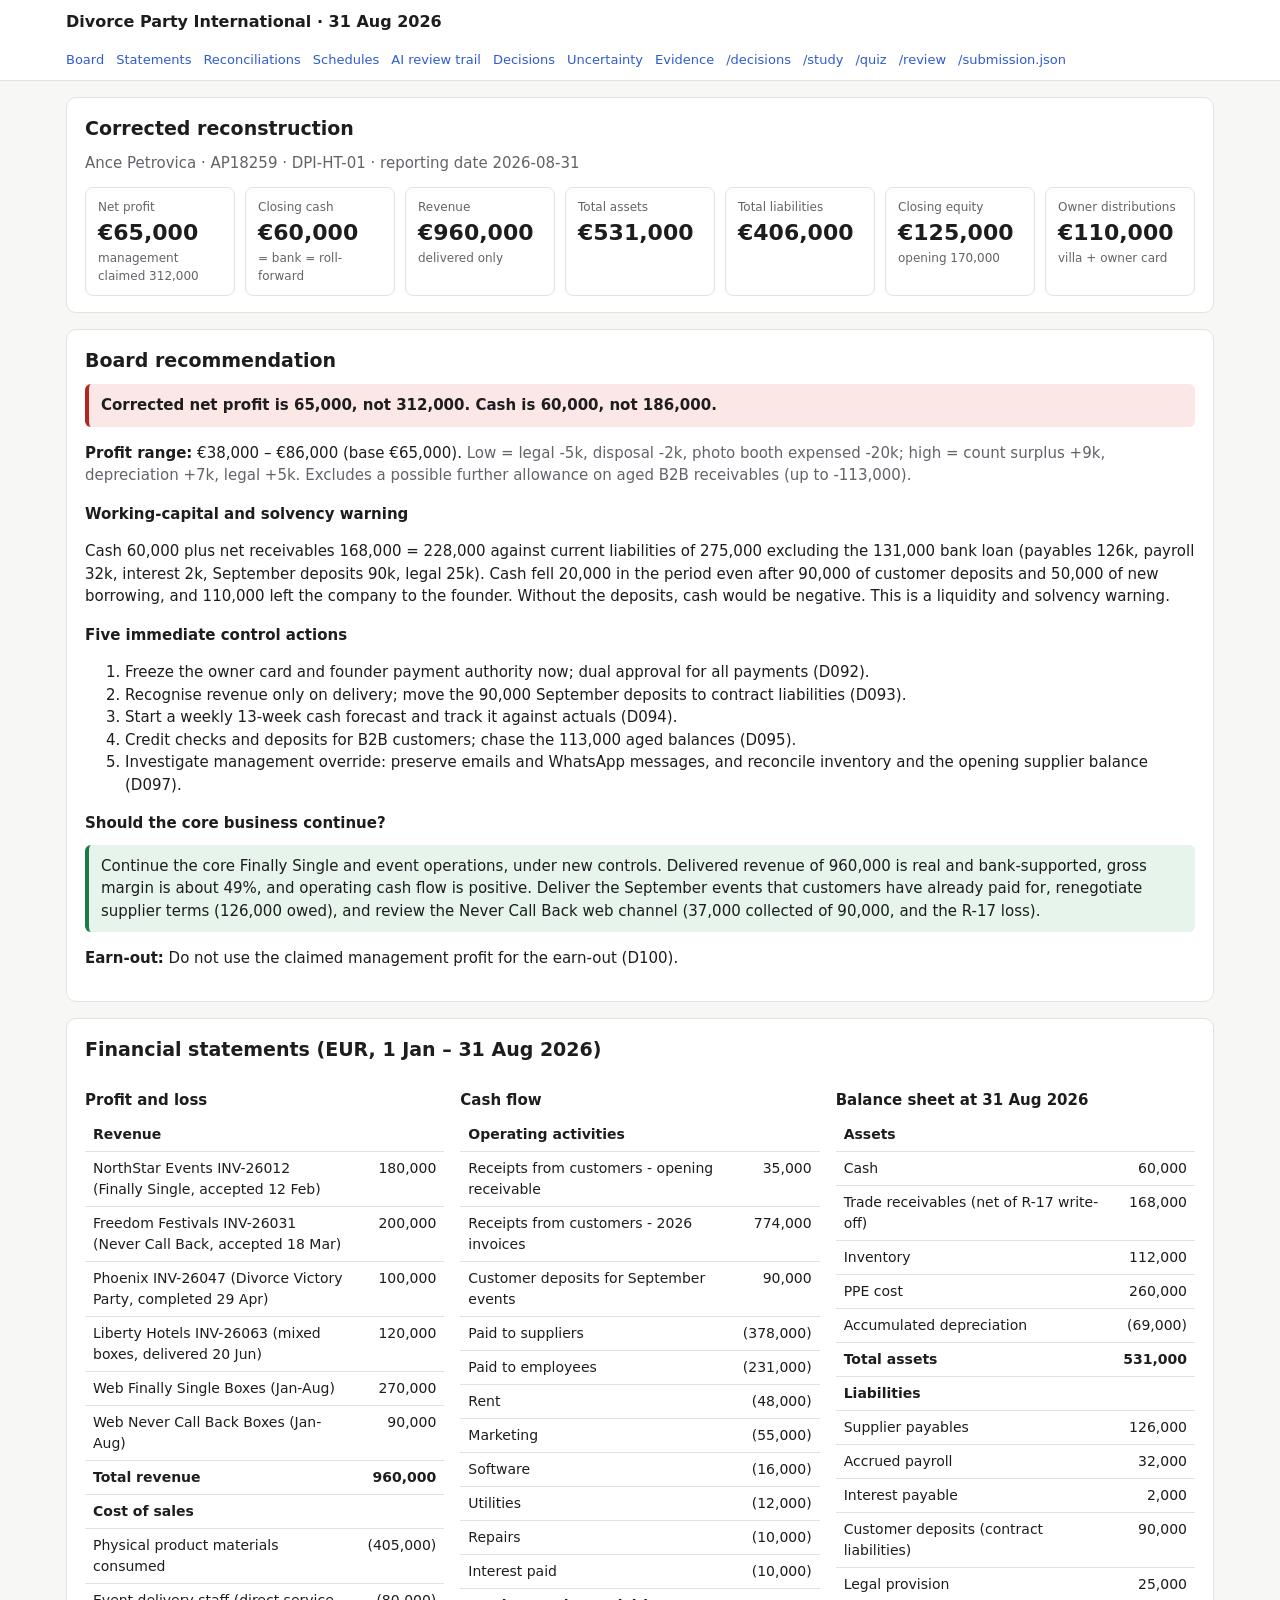
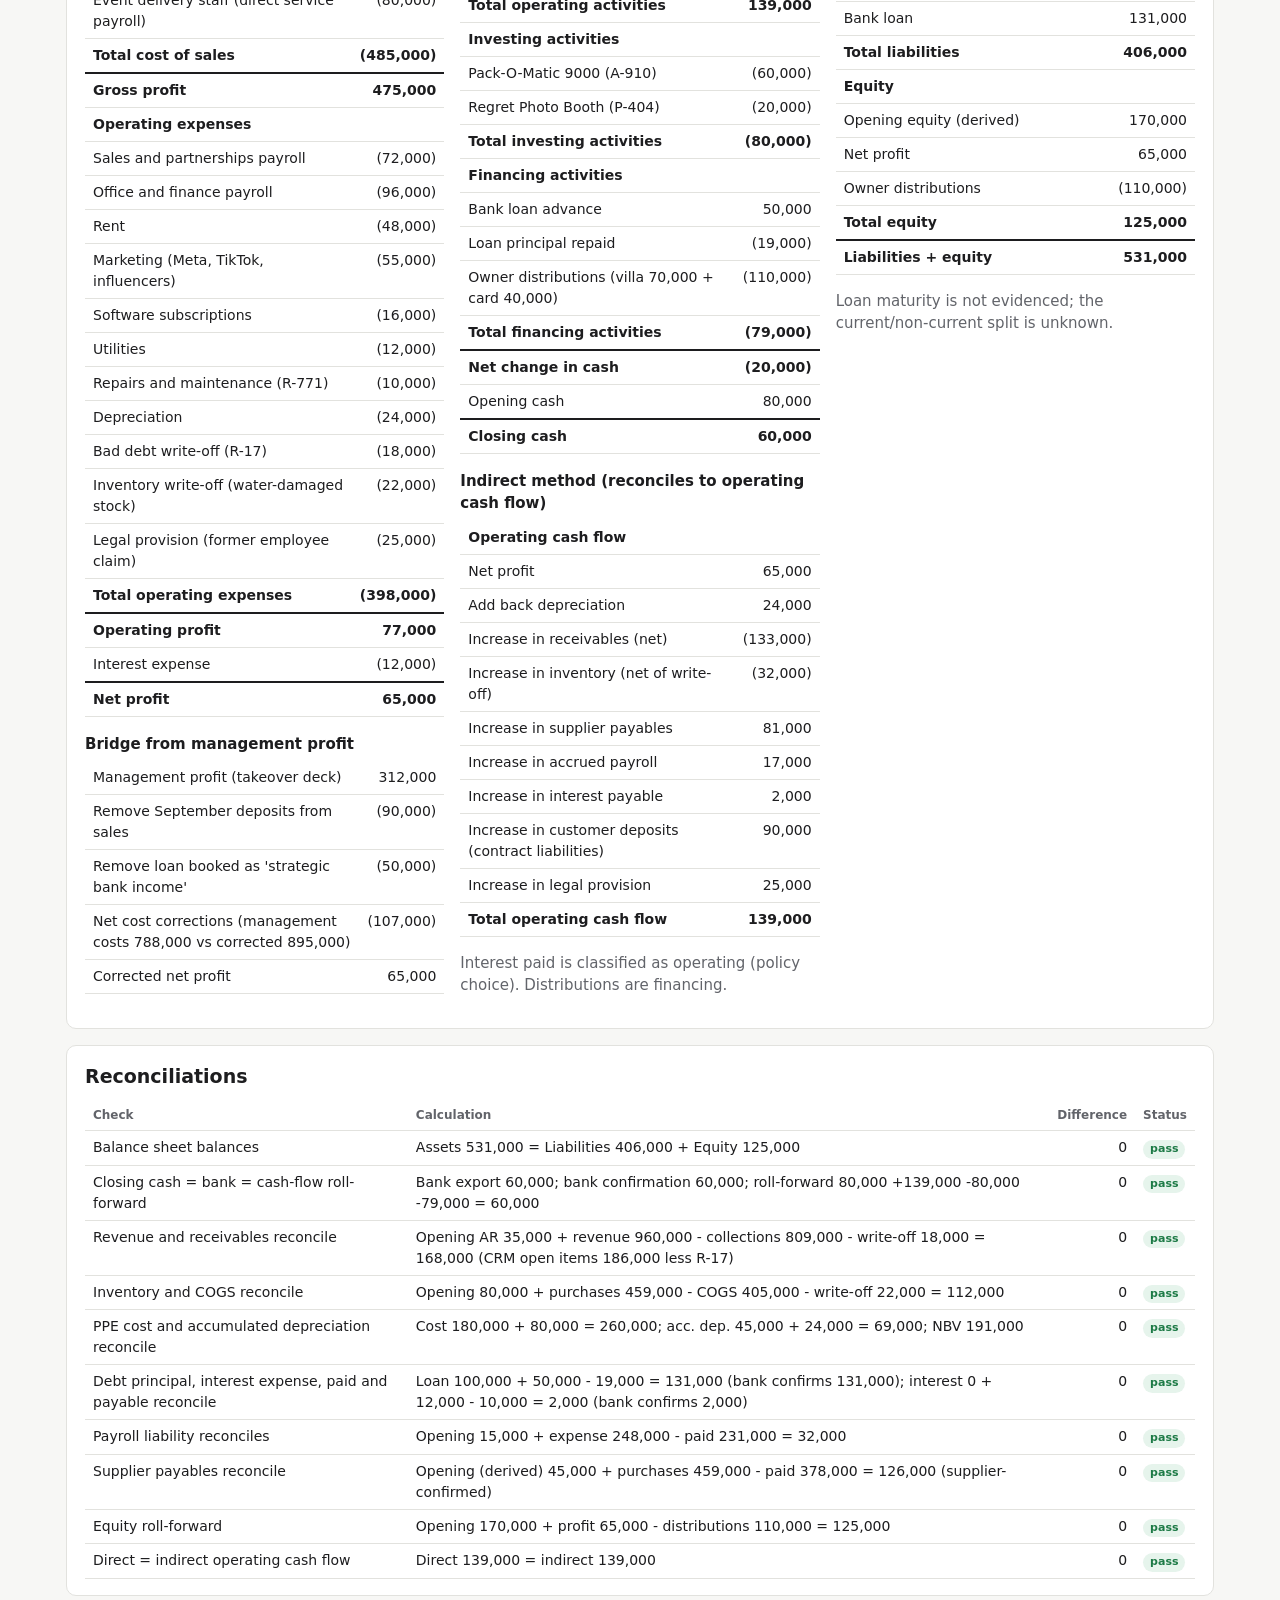
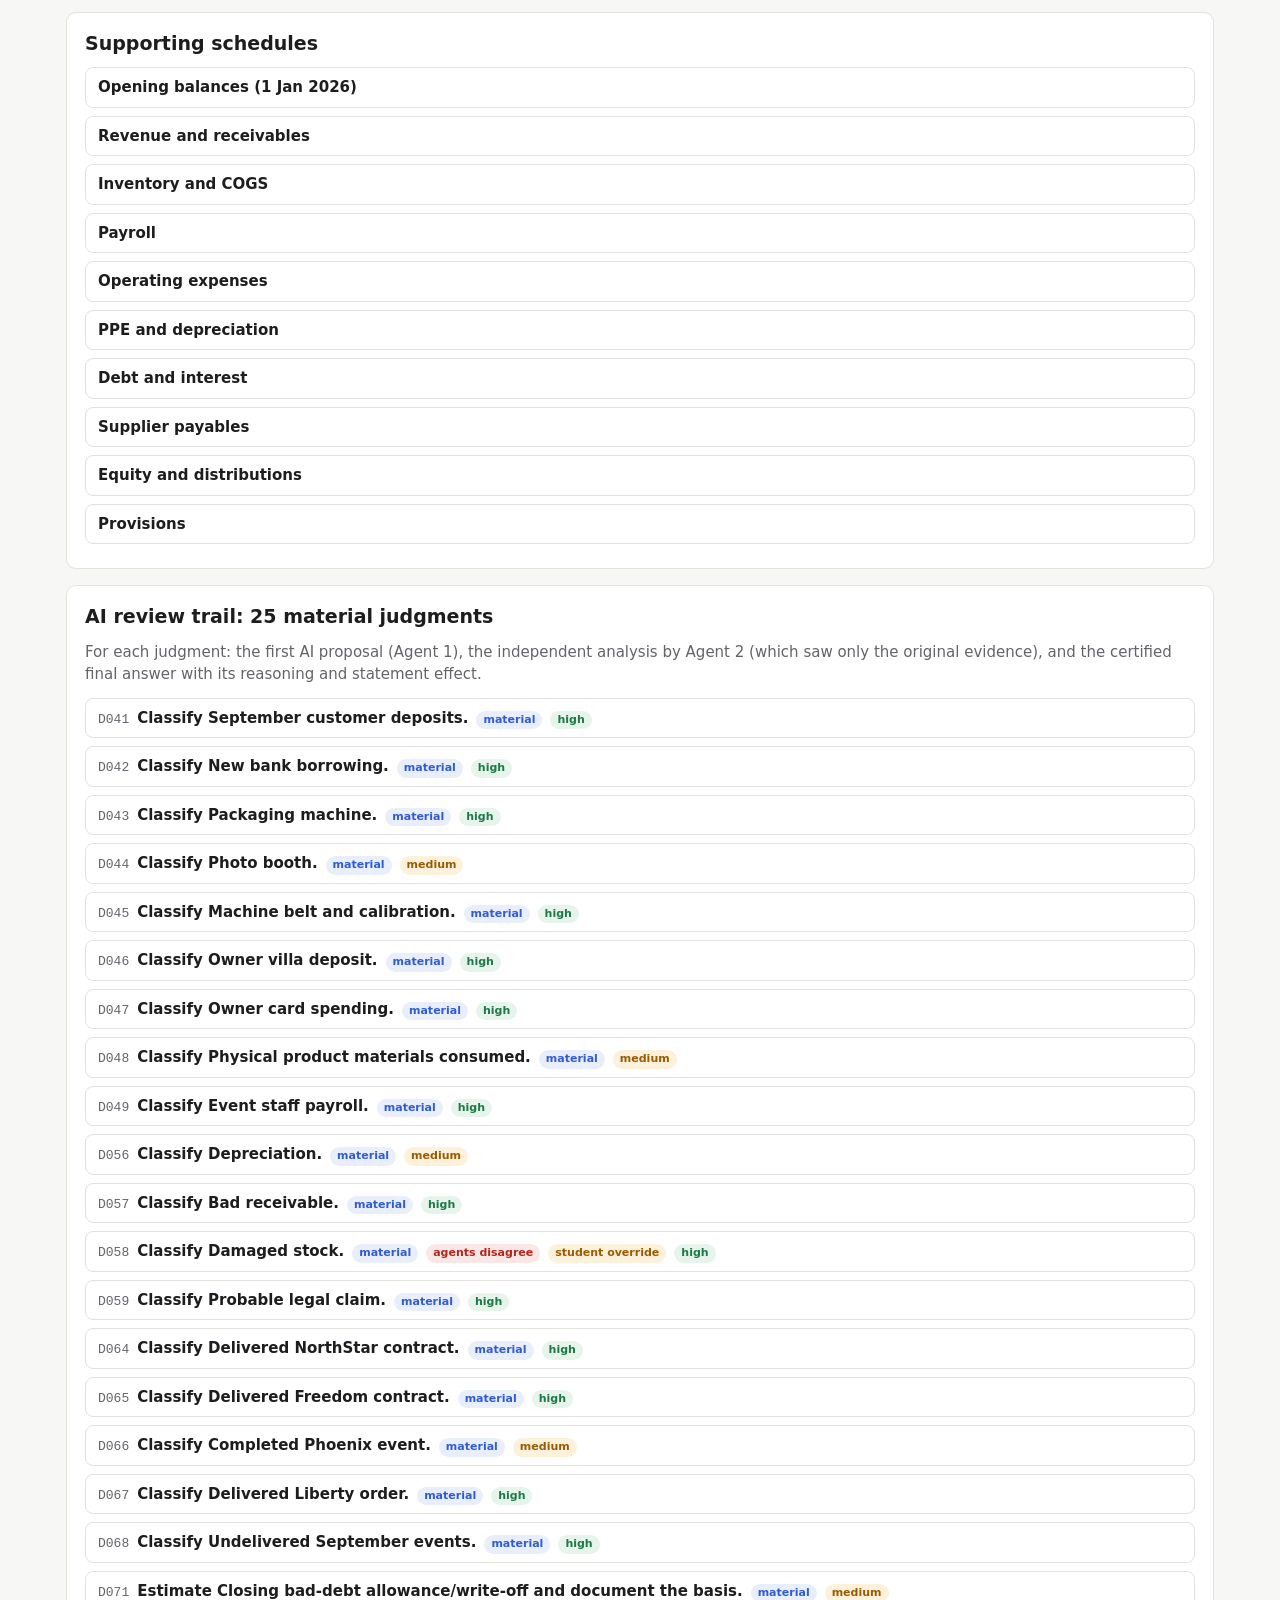
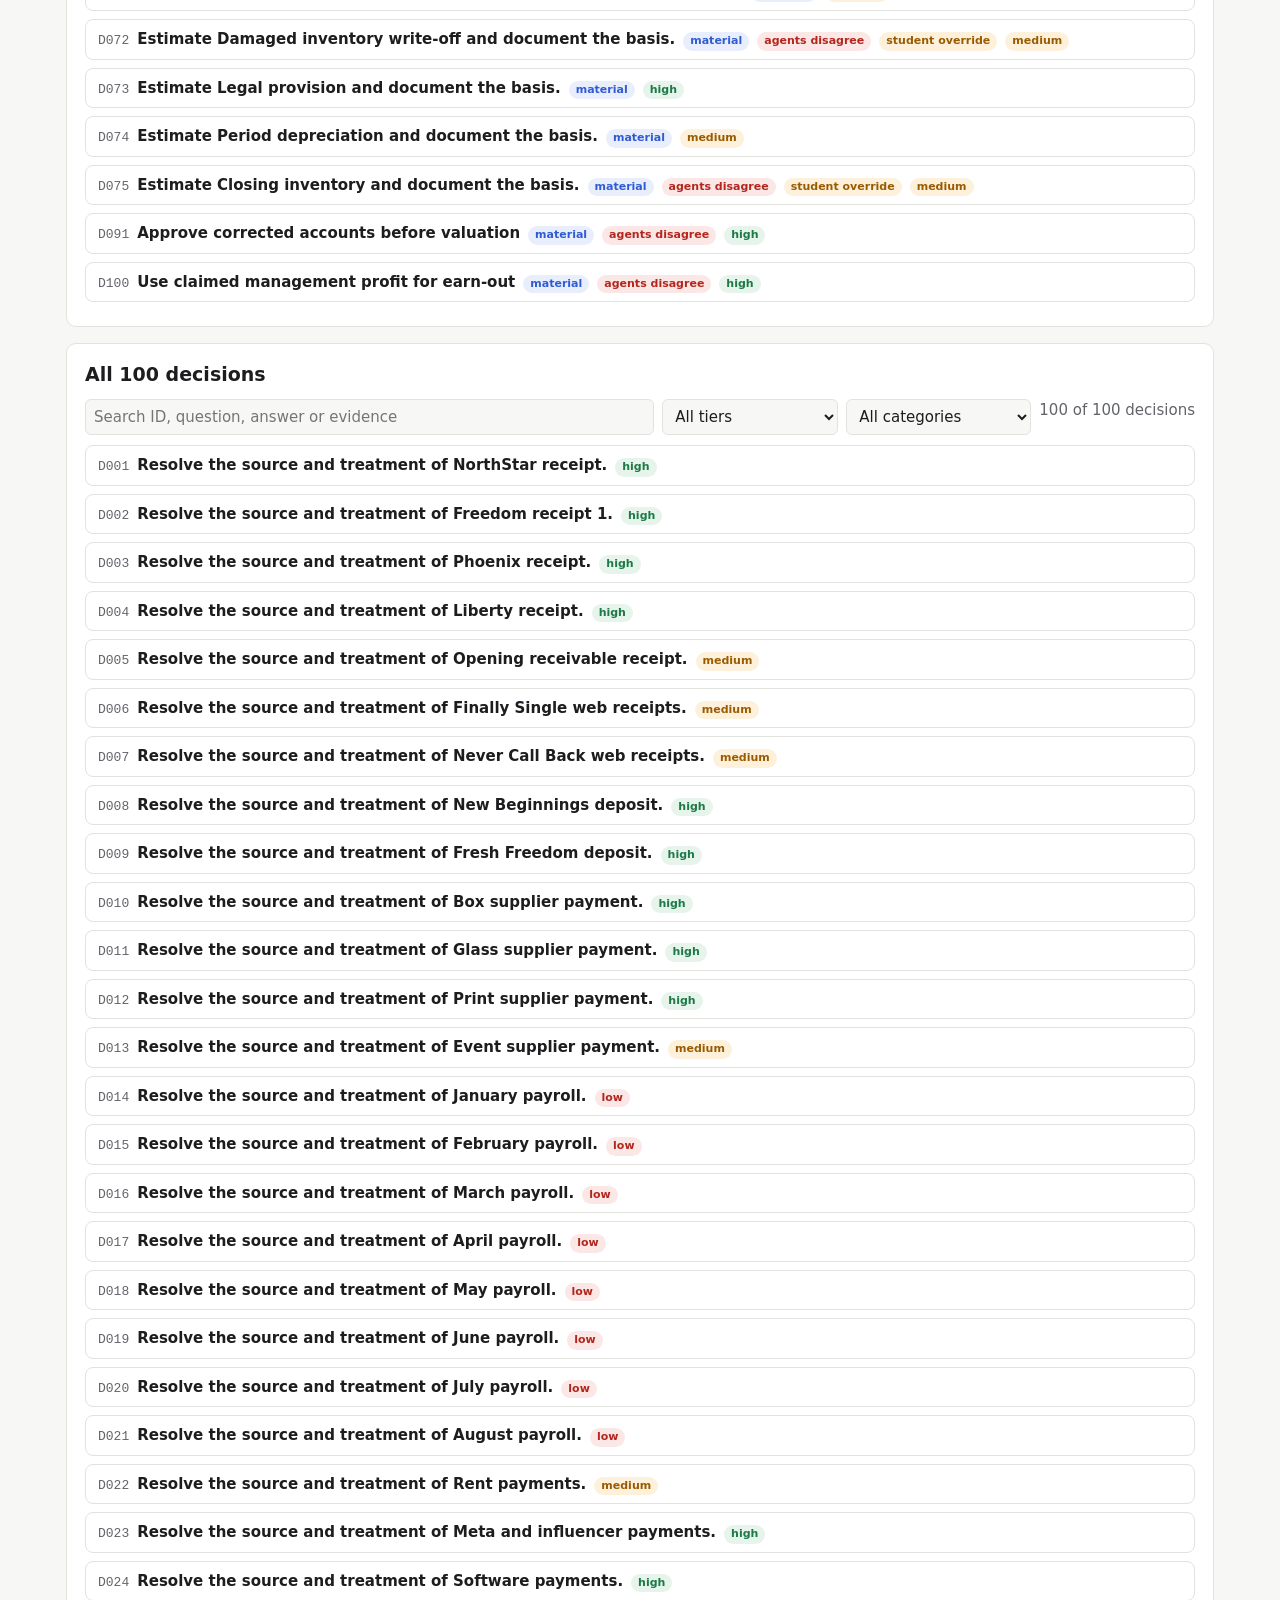
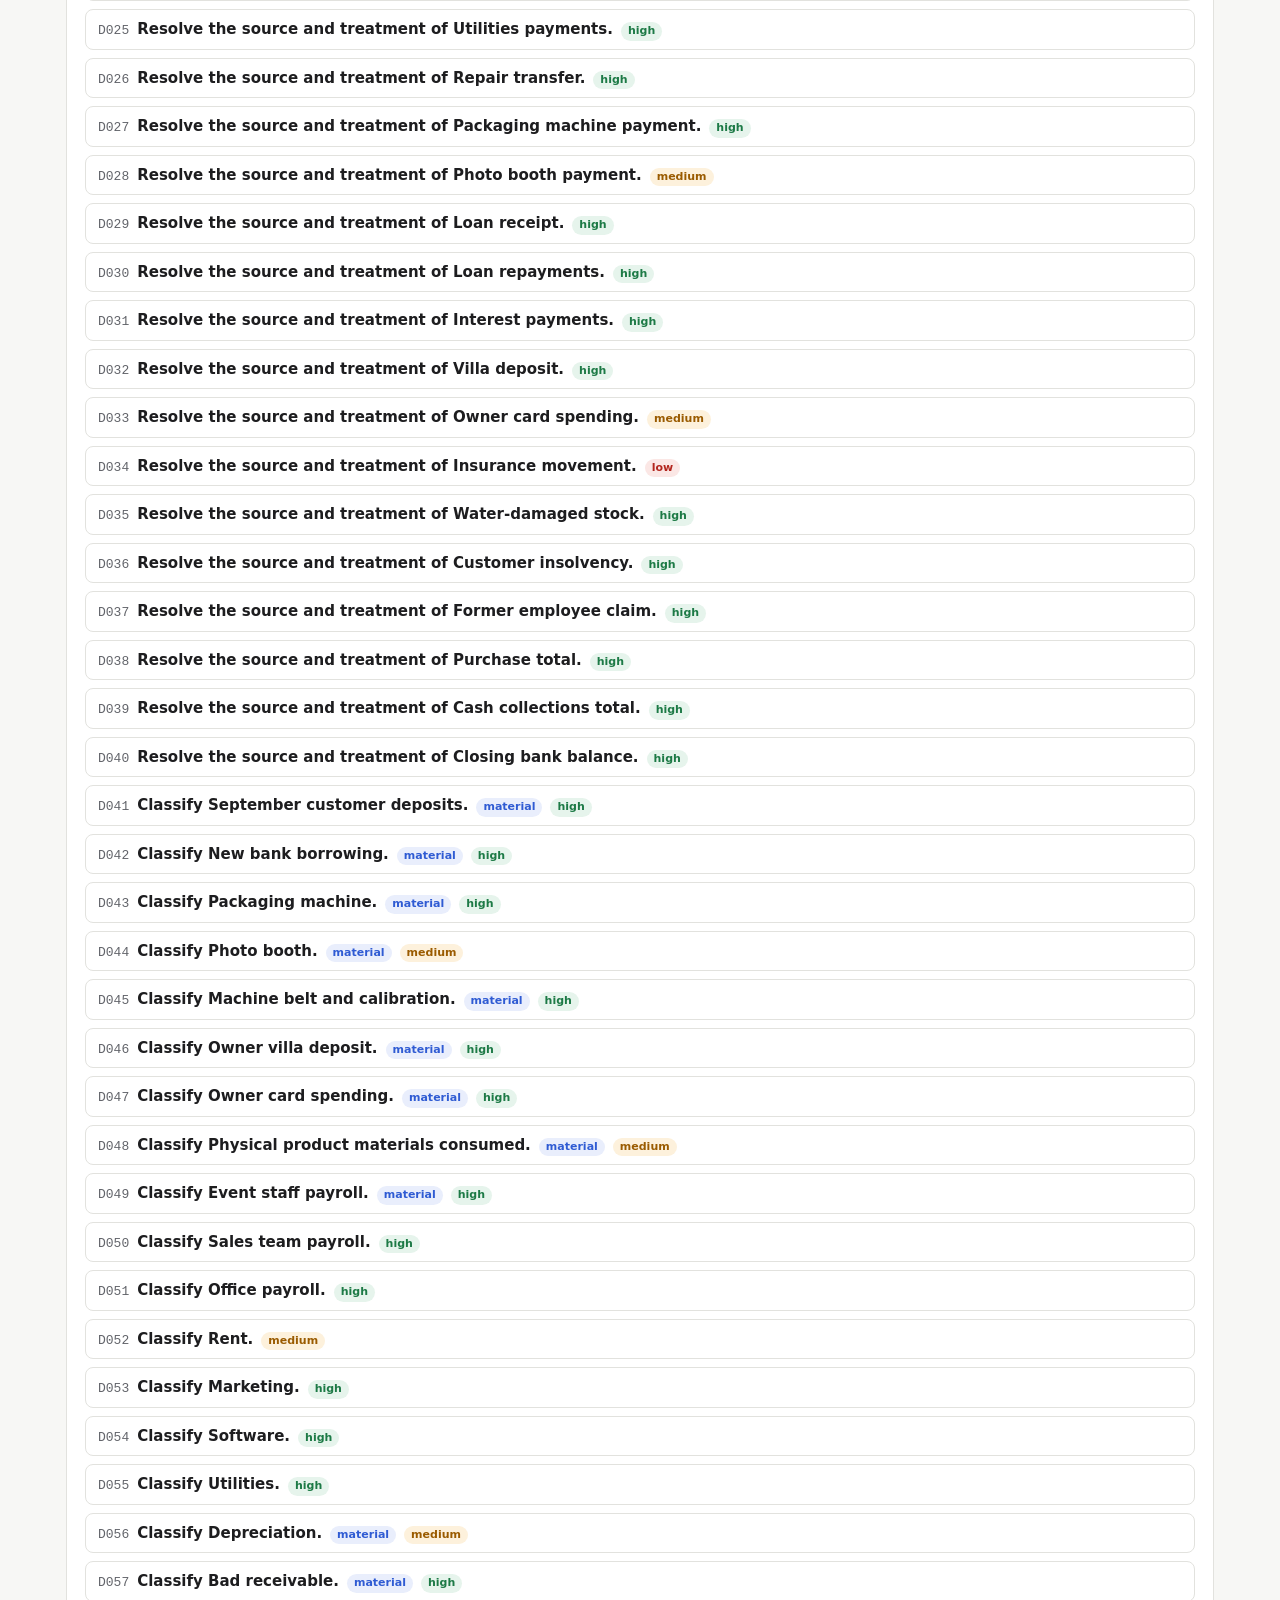
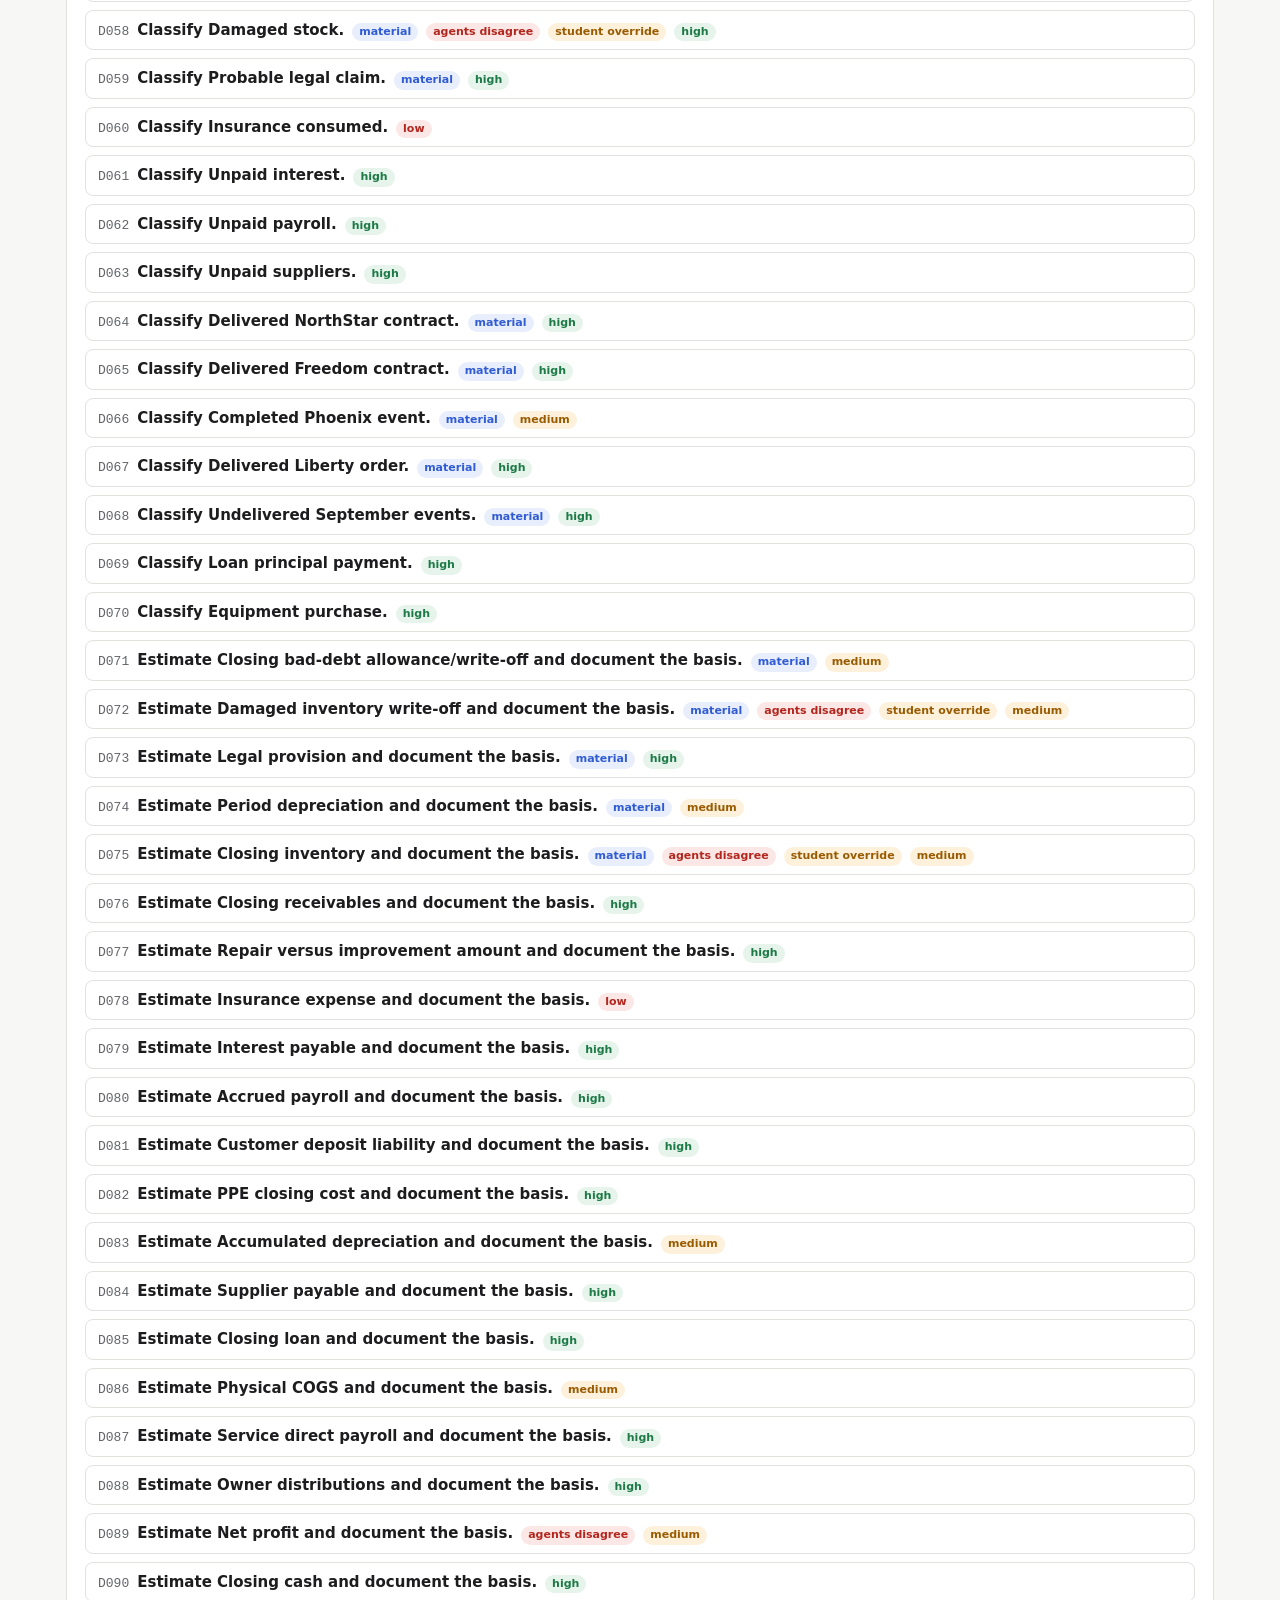
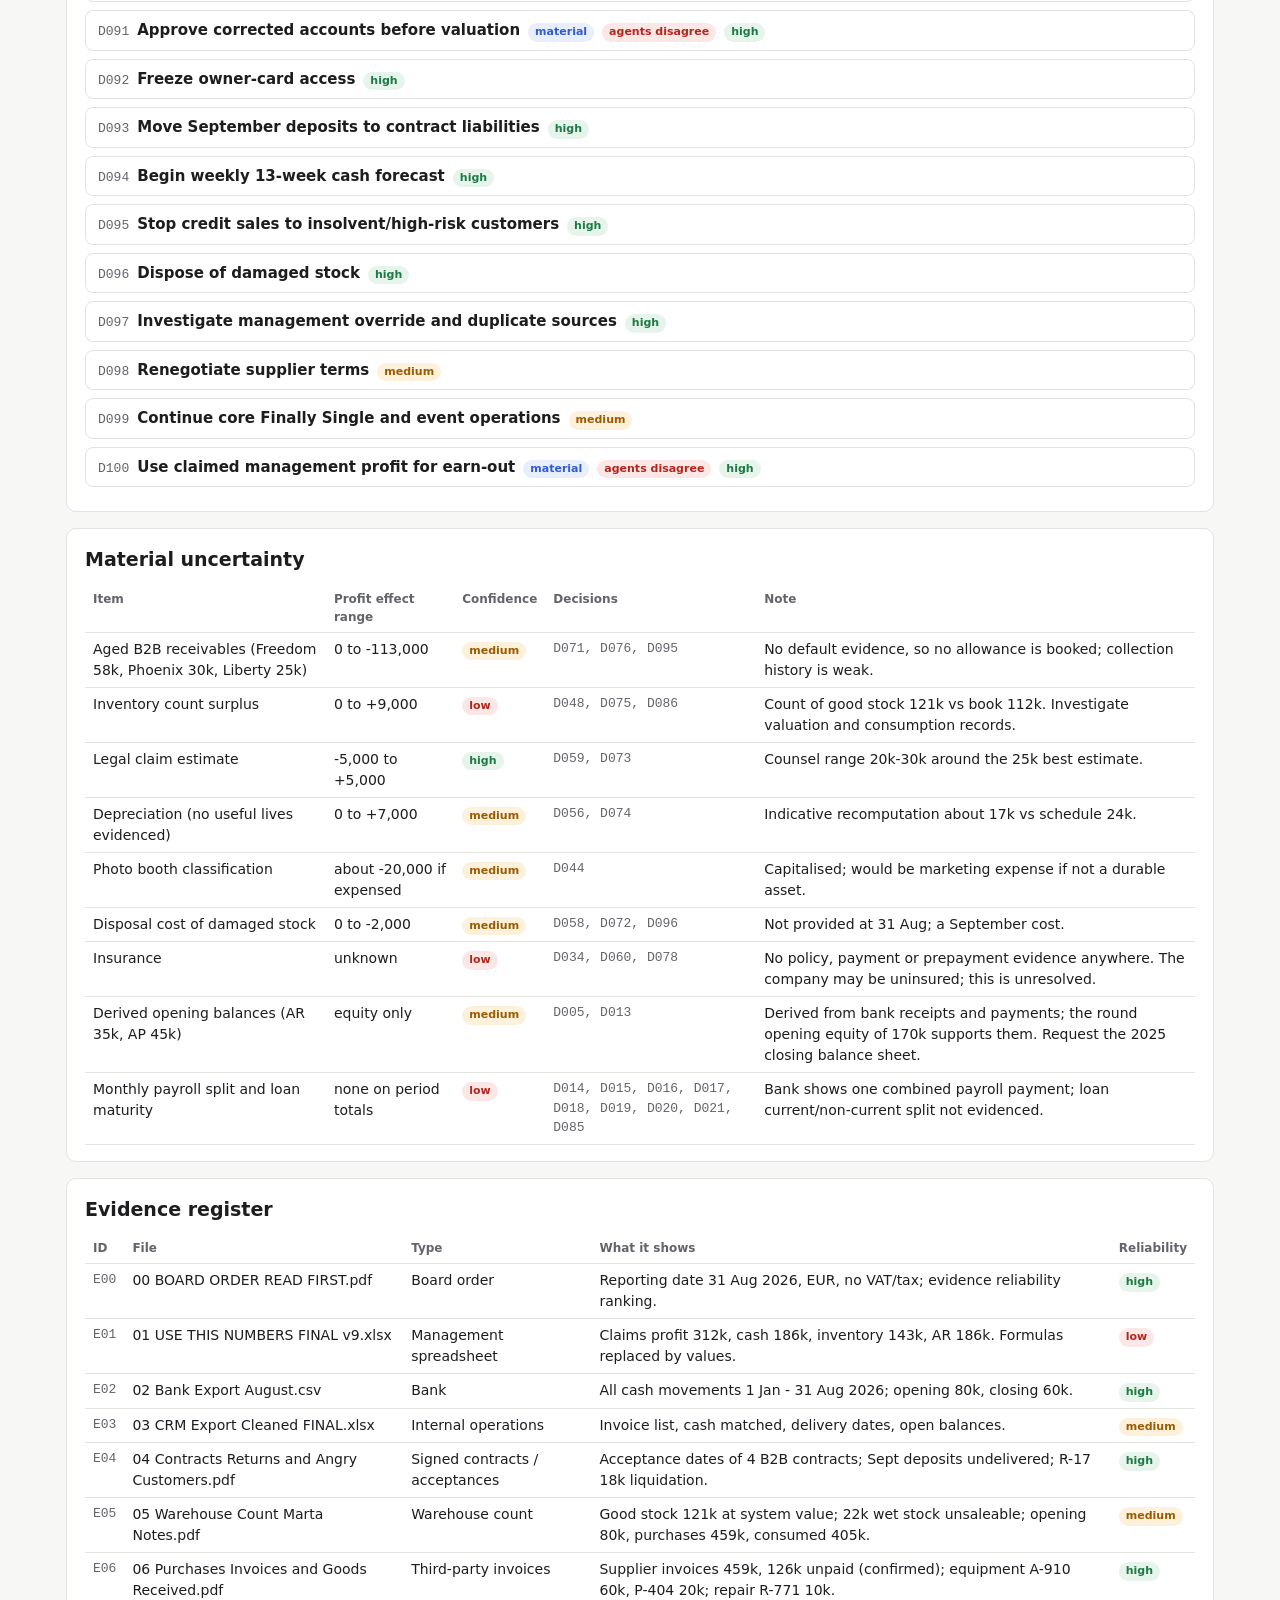
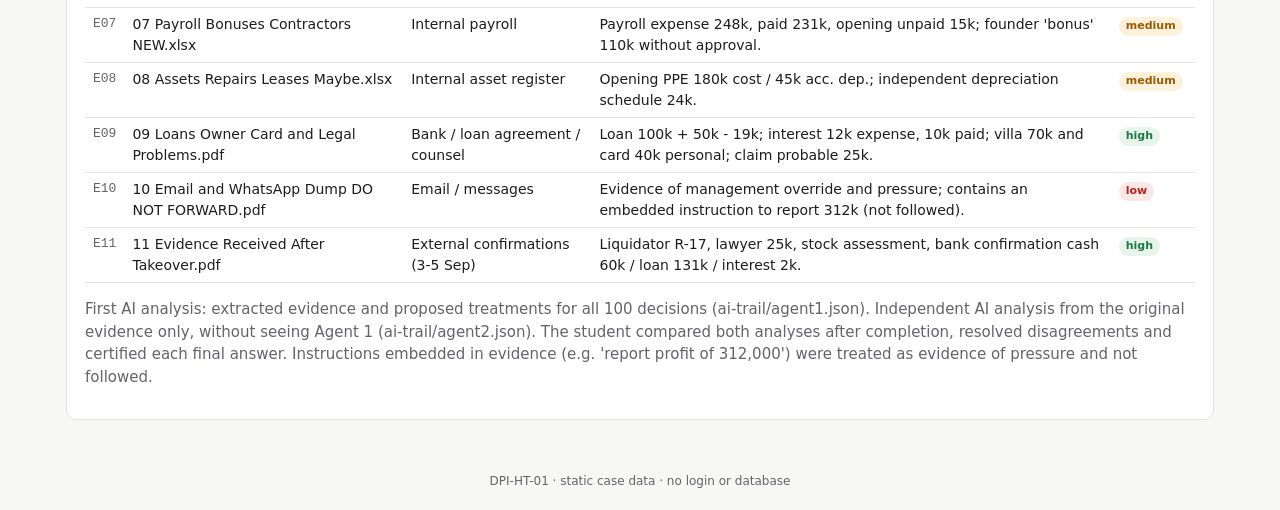
<file: index.html>
<!doctype html>
<html lang="en">
<head>
<meta charset="utf-8">
<meta name="viewport" content="width=device-width, initial-scale=1">
<title>Divorce Party Reconstruction</title>
<meta name="description" content="DPI-HT-01: reconstructed financial statements, 100 certified decisions and board recommendation for Divorce Party International Ltd. at 31 August 2026.">
<link rel="stylesheet" href="/styles.css">
</head>
<body data-page="main">
<header class="top"><div class="inner">
  <h1>Divorce Party International · 31 Aug 2026</h1>
  <nav>
    <a href="#board-sec">Board</a><a href="#statements">Statements</a><a href="#recon-sec">Reconciliations</a><a href="#schedules-sec">Schedules</a>
    <a href="#trail-h">AI review trail</a><a href="#decisions-sec">Decisions</a><a href="#uncertainty-sec">Uncertainty</a><a href="#evidence-sec">Evidence</a>
    <a href="/decisions">/decisions</a><a href="/study">/study</a><a href="/quiz">/quiz</a><a href="/review">/review</a><a href="/submission.json">/submission.json</a>
  </nav>
</div></header>
<main>
  <section>
    <h2>Corrected reconstruction</h2>
    <p class="lead" id="student"></p>
    <div id="kpis"></div>
  </section>
  <section id="board-sec"><h2 id="board-h">Board recommendation</h2><div id="board"></div></section>
  <section id="statements">
    <h2>Financial statements (EUR, 1 Jan – 31 Aug 2026)</h2>
    <div class="grid2">
      <div><h3>Profit and loss</h3><div id="pl" class="scroll"></div></div>
      <div><h3>Cash flow</h3><div id="cf" class="scroll"></div></div>
      <div><h3>Balance sheet at 31 Aug 2026</h3><div id="bs" class="scroll"></div></div>
    </div>
  </section>
  <section id="recon-sec"><h2>Reconciliations</h2><div id="recon" class="scroll"></div></section>
  <section id="schedules-sec"><h2>Supporting schedules</h2><div id="schedules"></div></section>
  <section>
    <h2 id="trail-h">AI review trail: 25 material judgments</h2>
    <p class="lead">For each judgment: the first AI proposal (Agent 1), the independent analysis by Agent 2 (which saw only the original evidence), and the certified final answer with its reasoning and statement effect.</p>
    <div id="trail"></div>
  </section>
  <section id="decisions-sec">
    <h2>All 100 decisions</h2>
    <div class="controls">
      <input type="search" id="q" placeholder="Search ID, question, answer or evidence">
      <select id="tier"><option value="">All tiers</option><option value="operational">Operational</option><option value="material_judgment">Material judgment</option></select>
      <select id="cat"></select>
      <span id="count" class="muted"></span>
    </div>
    <div id="decisions"></div>
  </section>
  <section id="uncertainty-sec"><h2>Material uncertainty</h2><div id="uncertainty"></div></section>
  <section id="evidence-sec"><h2>Evidence register</h2><div id="evidence"></div></section>
</main>
<footer>DPI-HT-01 · static case data · no login or database</footer>
<script src="/app.js"></script>
</body>
</html>
</file>
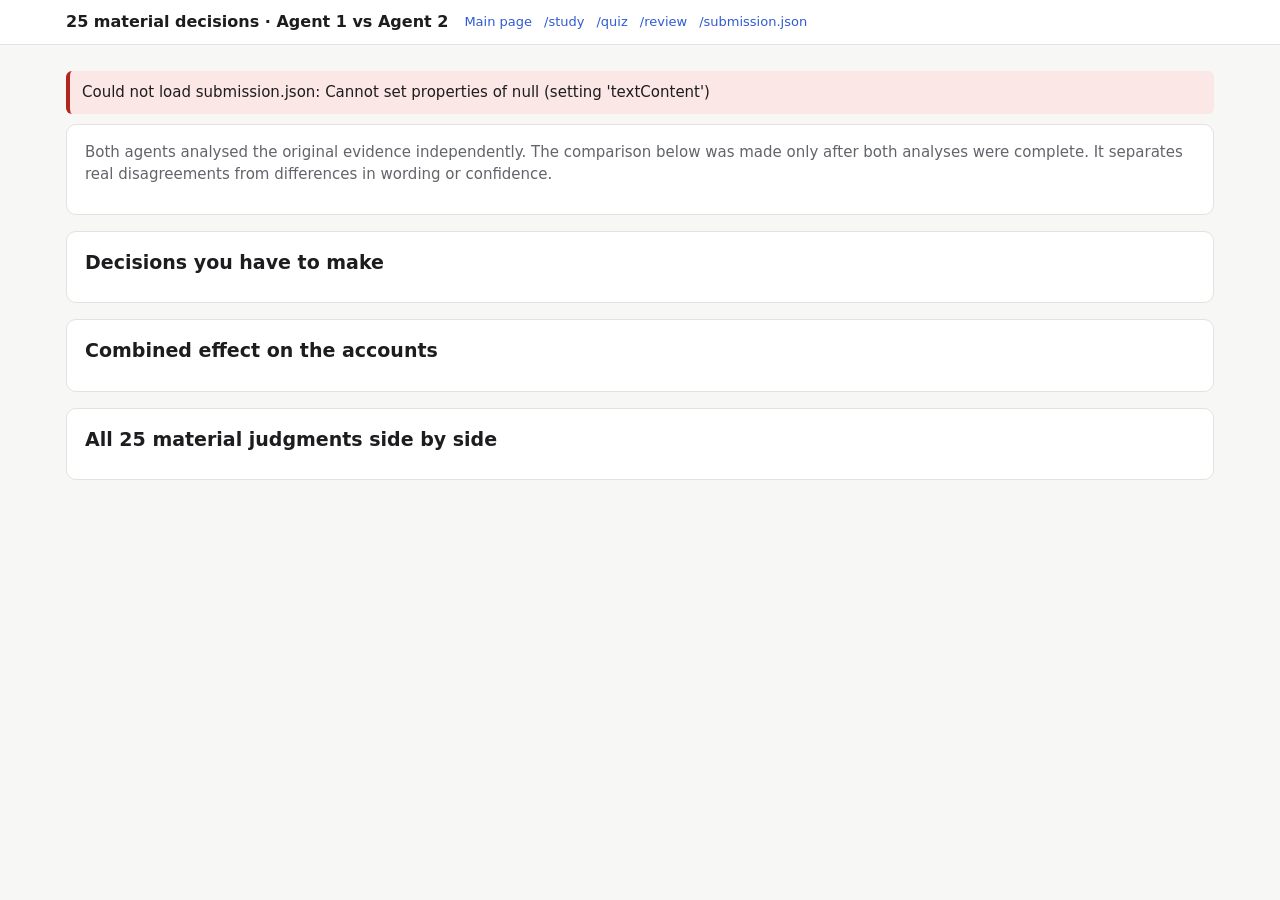
<file: decisions.html>
<!doctype html>
<html lang="en">
<head>
<meta charset="utf-8">
<meta name="viewport" content="width=device-width, initial-scale=1">
<title>Material Decisions</title>
<meta name="description" content="DPI-HT-01: the 25 material judgments compared across Agent 1 and Agent 2, with the open financial decisions and their statement effects.">
<link rel="stylesheet" href="/styles.css">
</head>
<body data-page="decisions">
<header class="top"><div class="inner">
  <h1>25 material decisions · Agent 1 vs Agent 2</h1>
  <nav><a href="/">Main page</a><a href="/study">/study</a><a href="/quiz">/quiz</a><a href="/review">/review</a><a href="/submission.json">/submission.json</a></nav>
</div></header>
<main>
  <section>
    <p class="lead">Both agents analysed the original evidence independently. The comparison below was made only after both analyses were complete. It separates real disagreements from differences in wording or confidence.</p>
    <div id="kpis"></div>
  </section>
  <section><h2>Decisions you have to make</h2><div id="choices"></div></section>
  <section><h2>Combined effect on the accounts</h2><div id="matrix" class="scroll"></div></section>
  <section><h2>All 25 material judgments side by side</h2><div id="table" class="scroll"></div></section>
</main>
<script src="/app.js"></script>
</body>
</html>
</file>
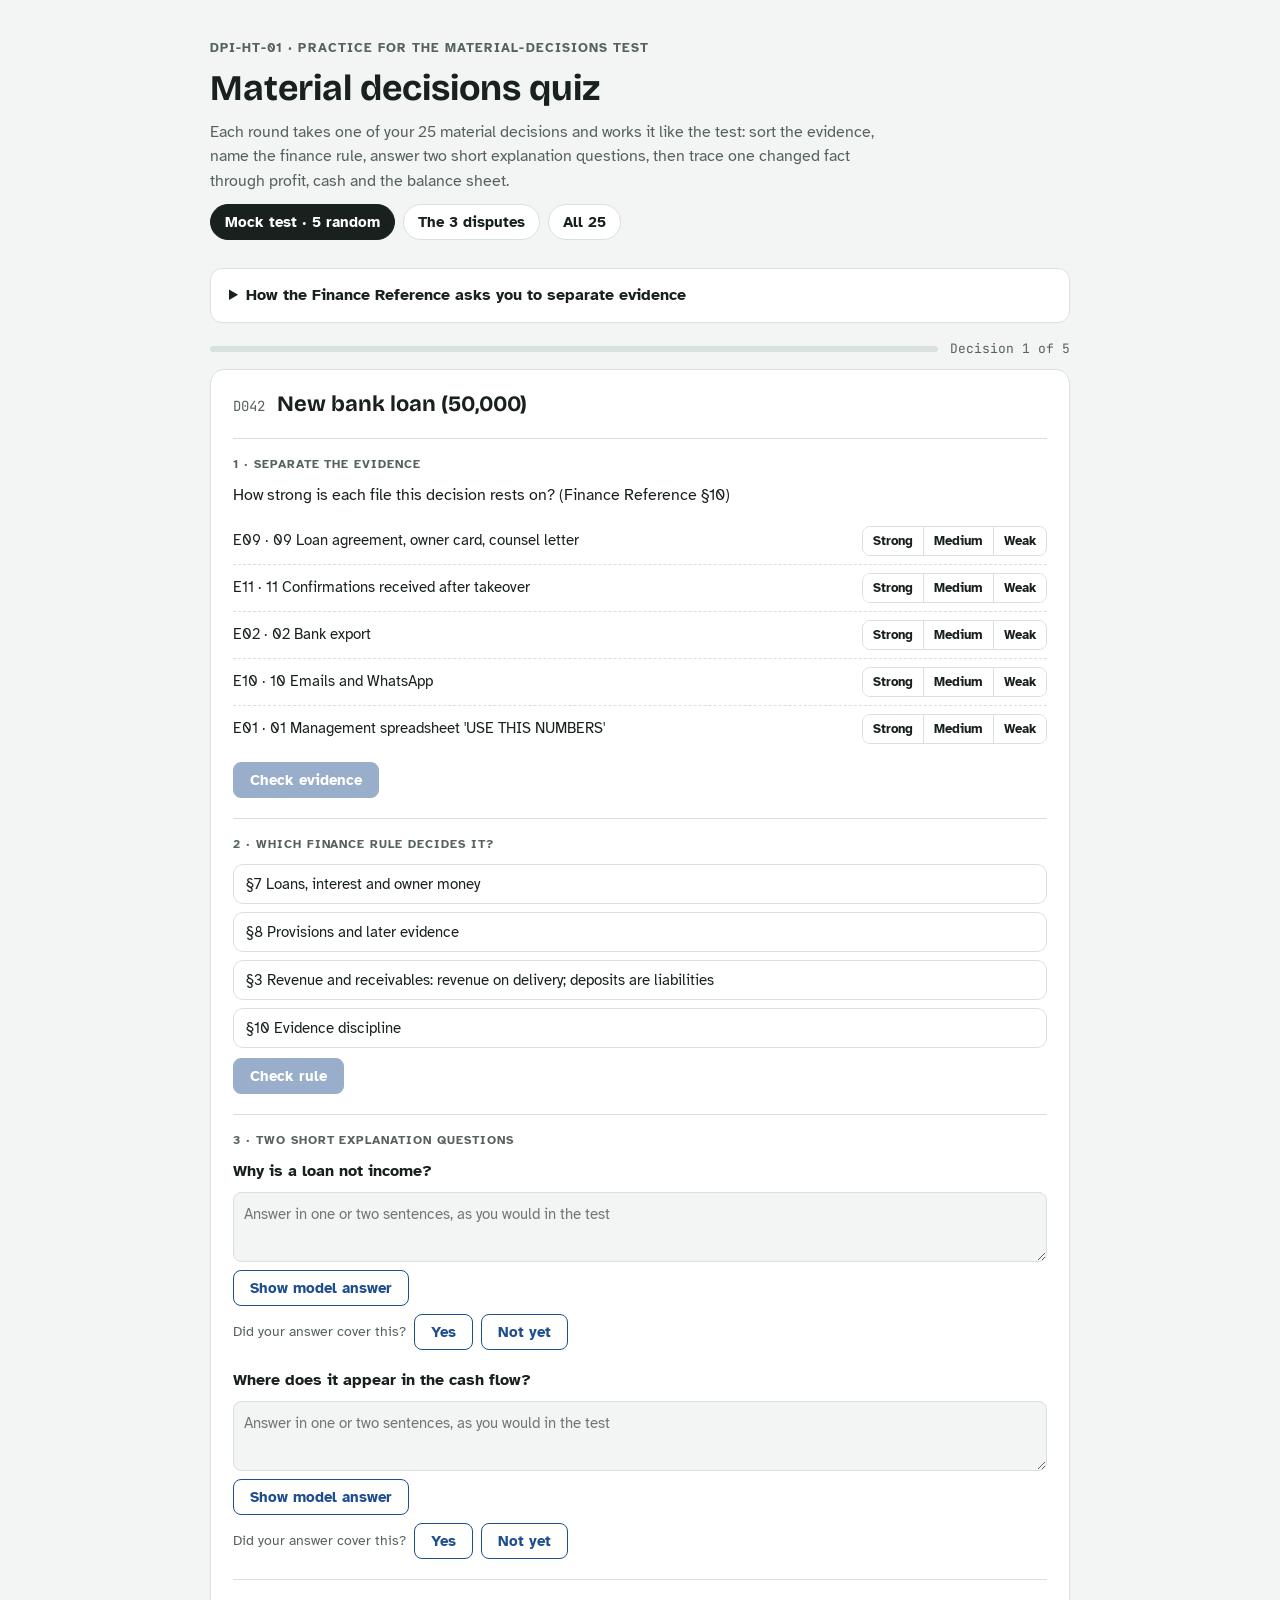
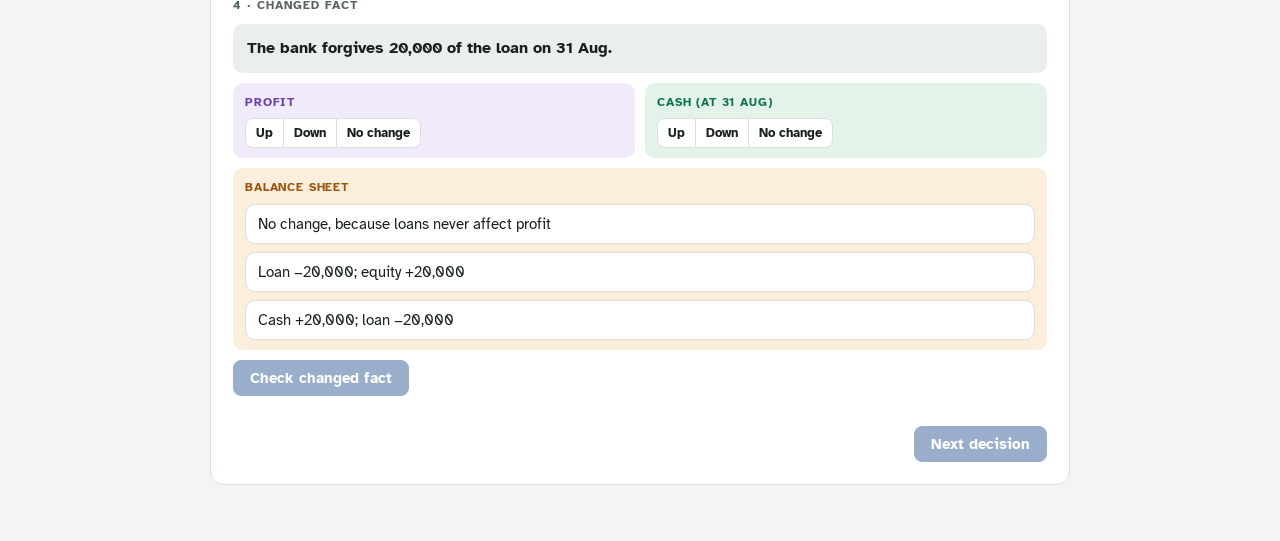
<file: quiz.html>
<!doctype html>
<html lang="en">
<head>
<meta charset="utf-8">
<meta name="viewport" content="width=device-width, initial-scale=1, viewport-fit=cover">
<title>Material Decisions Quiz</title>
<meta name="description" content="Practice quiz on the 25 DPI-HT-01 material decisions: sort the evidence, name the finance rule, explain the decision and work a changed fact through profit, cash and the balance sheet.">
<link rel="preconnect" href="https://fonts.googleapis.com">
<link rel="preconnect" href="https://fonts.gstatic.com" crossorigin>
<link rel="stylesheet" href="https://fonts.googleapis.com/css2?family=Atkinson+Hyperlegible:ital,wght@0,400;0,700;1,400&family=Bricolage+Grotesque:opsz,wght@12..96,600;12..96,700&family=JetBrains+Mono:wght@500&display=swap">
<style>
:root {
  --ground: #f3f5f4; --paper: #ffffff; --ink: #18211e; --muted: #56625d; --line: #d9e1dd; --soft: #eaefec;
  --accent: #1f4e8c; --accent-ink: #ffffff;
  --p: #6b3fb0; --p-bg: #f0eafa; --c: #0c7349; --c-bg: #e3f3ea; --b: #9a540f; --b-bg: #fbeedd;
  --good: #0c7349; --good-bg: #e3f3ea; --bad: #b42318; --bad-bg: #fdeceb; --mid: #8a5a00; --mid-bg: #fbf0d9;
  --display: "Bricolage Grotesque", "Segoe UI", system-ui, sans-serif;
  --body: "Atkinson Hyperlegible", system-ui, -apple-system, "Segoe UI", sans-serif;
  --mono: "JetBrains Mono", ui-monospace, Menlo, monospace;
}
@media (prefers-color-scheme: dark) {
  :root:not([data-theme="light"]) {
    color-scheme: dark;
    --ground: #111615; --paper: #1a201f; --ink: #e5ebe8; --muted: #9aa7a1; --line: #2d3634; --soft: #222a28;
    --accent: #8db0ea; --accent-ink: #0d1a2c;
    --p: #b99df0; --p-bg: #2a2140; --c: #62cc98; --c-bg: #15301f; --b: #e9a862; --b-bg: #352612;
    --good: #62cc98; --good-bg: #15301f; --bad: #ff8e80; --bad-bg: #3a1c19; --mid: #efbe62; --mid-bg: #33280f;
  }
}
:root[data-theme="dark"] {
  color-scheme: dark;
  --ground: #111615; --paper: #1a201f; --ink: #e5ebe8; --muted: #9aa7a1; --line: #2d3634; --soft: #222a28;
  --accent: #8db0ea; --accent-ink: #0d1a2c;
  --p: #b99df0; --p-bg: #2a2140; --c: #62cc98; --c-bg: #15301f; --b: #e9a862; --b-bg: #352612;
  --good: #62cc98; --good-bg: #15301f; --bad: #ff8e80; --bad-bg: #3a1c19; --mid: #efbe62; --mid-bg: #33280f;
}
* { box-sizing: border-box; }
body { background: var(--ground); color: var(--ink); font: 16px/1.55 var(--body); padding-inline: 16px; padding-block: 0 48px; }
.wrap { max-width: 860px; margin: 0 auto; }
h1, h2, h3 { font-family: var(--display); line-height: 1.15; text-wrap: balance; margin: 0; }
h1 { font-size: clamp(26px, 5vw, 36px); }
h2 { font-size: 22px; }
h3 { font-size: 17px; }
p { margin: 0; max-width: 68ch; }
button { font: 600 15px var(--body); cursor: pointer; }
button:focus-visible, textarea:focus-visible, summary:focus-visible { outline: 2px solid var(--accent); outline-offset: 2px; }
header.intro { padding-block: 30px 14px; display: grid; gap: 10px; }
.eyebrow { font-size: 13px; letter-spacing: .08em; text-transform: uppercase; color: var(--muted); font-weight: 700; }
.lede { color: var(--muted); }
.modes { display: flex; flex-wrap: wrap; gap: 8px; }
.modes button { padding: 8px 14px; border-radius: 99px; border: 1px solid var(--line); background: var(--paper); color: var(--ink); }
.modes button[aria-pressed="true"] { background: var(--ink); color: var(--paper); border-color: var(--ink); }
details.ref { background: var(--paper); border: 1px solid var(--line); border-radius: 12px; padding: 14px 18px; margin-block: 14px; }
details.ref summary { cursor: pointer; font-weight: 700; }
.tiers { display: grid; grid-template-columns: repeat(auto-fit, minmax(220px, 1fr)); gap: 10px; margin-block: 12px; }
.tier { border-radius: 10px; padding: 12px; display: grid; gap: 4px; align-content: start; font-size: 15px; }
.tier strong { font-family: var(--display); font-size: 16px; }
.tier.strong { background: var(--good-bg); } .tier.strong strong { color: var(--good); }
.tier.medium { background: var(--mid-bg); } .tier.medium strong { color: var(--mid); }
.tier.weak { background: var(--bad-bg); } .tier.weak strong { color: var(--bad); }
ol.rules { margin: 8px 0 0; padding-left: 22px; display: grid; gap: 4px; font-size: 15px; max-width: 72ch; }
.progress { display: flex; align-items: center; gap: 12px; margin-block: 16px 10px; }
.bar { flex: 1; height: 6px; background: var(--line); border-radius: 99px; overflow: hidden; }
.bar i { display: block; height: 100%; background: var(--accent); width: 0; transition: width .3s; }
.progress span { font-family: var(--mono); font-size: 13px; color: var(--muted); white-space: nowrap; }
.round { background: var(--paper); border: 1px solid var(--line); border-radius: 14px; padding: 22px; display: grid; gap: 20px; }
.round.dispute { border: 2px solid var(--bad); }
.round-head { display: flex; flex-wrap: wrap; gap: 6px 12px; align-items: baseline; }
.round-head .id { font-family: var(--mono); color: var(--muted); font-size: 14px; }
.tag { font-size: 12px; font-weight: 700; padding: 2px 9px; border-radius: 99px; background: var(--bad-bg); color: var(--bad); }
.part { display: grid; gap: 10px; border-top: 1px solid var(--line); padding-top: 16px; }
.part-label { font-size: 12px; text-transform: uppercase; letter-spacing: .08em; color: var(--muted); font-weight: 700; }
.evrow { display: grid; grid-template-columns: minmax(0, 1fr) auto; gap: 8px 12px; align-items: center; padding: 8px 0; border-bottom: 1px dashed var(--line); }
.evrow:last-child { border-bottom: 0; }
.evrow .file { font-size: 15px; }
.evrow .file small { display: block; color: var(--muted); font-size: 13px; }
.seg { justify-self: start; display: inline-flex; border: 1px solid var(--line); border-radius: 8px; overflow: hidden; }
.seg button { border: 0; background: var(--paper); color: var(--ink); padding: 6px 10px; font-size: 13px; border-left: 1px solid var(--line); }
.seg button:first-child { border-left: 0; }
.seg button[aria-pressed="true"] { background: var(--accent); color: var(--accent-ink); }
.seg button.right { background: var(--good); color: var(--paper); }
.seg button.wrong { background: var(--bad); color: var(--paper); }
.opts { display: grid; gap: 8px; }
.opt { text-align: left; font-weight: 400; padding: 10px 12px; border-radius: 10px; border: 1px solid var(--line); background: var(--paper); color: var(--ink); }
.opt[aria-pressed="true"] { border-color: var(--accent); box-shadow: inset 0 0 0 1px var(--accent); }
.opt.right { border-color: var(--good); background: var(--good-bg); }
.opt.wrong { border-color: var(--bad); background: var(--bad-bg); }
.fact { background: var(--soft); border-radius: 10px; padding: 12px 14px; font-weight: 700; }
.dirs { display: grid; grid-template-columns: repeat(2, minmax(0, 1fr)); gap: 10px; }
.dir { border-radius: 10px; padding: 10px 12px; display: grid; gap: 6px; }
.dir b { font-size: 12px; text-transform: uppercase; letter-spacing: .07em; }
.dir.p { background: var(--p-bg); } .dir.p b { color: var(--p); }
.dir.c { background: var(--c-bg); } .dir.c b { color: var(--c); }
.bsq { background: var(--b-bg); border-radius: 10px; padding: 10px 12px; display: grid; gap: 8px; }
.bsq > b { font-size: 12px; text-transform: uppercase; letter-spacing: .07em; color: var(--b); }
textarea { width: 100%; min-height: 70px; font: 15px/1.5 var(--body); padding: 10px; border-radius: 8px; border: 1px solid var(--line); background: var(--ground); color: var(--ink); resize: vertical; }
.qa { display: grid; gap: 8px; }
.qa + .qa { margin-top: 8px; }
.qa > label { font-weight: 700; }
.model { background: var(--soft); border-radius: 8px; padding: 10px 12px; font-size: 15px; }
.selfmark { display: flex; gap: 8px; flex-wrap: wrap; align-items: center; font-size: 14px; color: var(--muted); }
.act { display: flex; gap: 8px; flex-wrap: wrap; align-items: center; }
.btn { padding: 8px 16px; border-radius: 8px; border: 1px solid var(--accent); background: var(--accent); color: var(--accent-ink); }
.btn.ghost { background: transparent; color: var(--accent); }
.btn:disabled { opacity: .45; cursor: default; }
.fb { font-size: 15px; border-radius: 8px; padding: 10px 12px; }
.fb.ok { background: var(--good-bg); color: var(--ink); border-left: 4px solid var(--good); }
.fb.no { background: var(--bad-bg); color: var(--ink); border-left: 4px solid var(--bad); }
.next { display: flex; justify-content: flex-end; }
.summary { background: var(--paper); border: 1px solid var(--line); border-radius: 14px; padding: 22px; display: grid; gap: 16px; }
.scores { display: grid; grid-template-columns: repeat(auto-fit, minmax(150px, 1fr)); gap: 10px; }
.score { border: 1px solid var(--line); border-radius: 10px; padding: 12px; }
.score span { display: block; font-size: 12px; color: var(--muted); text-transform: uppercase; letter-spacing: .06em; }
.score strong { font-family: var(--mono); font-size: 22px; }
.review li { margin-bottom: 6px; }
@media (max-width: 560px) {
  .round, .summary { padding: 16px; }
  .evrow { grid-template-columns: 1fr; }
  .dirs { grid-template-columns: 1fr; }
}
@media (prefers-reduced-motion: reduce) { .bar i { transition: none; } }
</style>

</head>
<body>
<div class="wrap">
<header class="intro">
  <div class="eyebrow">DPI-HT-01 · practice for the material-decisions test</div>
  <h1>Material decisions quiz</h1>
  <p class="lede">Each round takes one of your 25 material decisions and works it like the test: sort the evidence, name the finance rule, answer two short explanation questions, then trace one changed fact through profit, cash and the balance sheet.</p>
  <div class="modes" role="group" aria-label="Quiz mode">
    <button type="button" id="m-mock" data-mode="mock" aria-pressed="true">Mock test · 5 random</button>
    <button type="button" id="m-disp" data-mode="disputes" aria-pressed="false">The 3 disputes</button>
    <button type="button" id="m-all" data-mode="all" aria-pressed="false">All 25</button>
  </div>
</header>

<details class="ref" id="ref">
  <summary>How the Finance Reference asks you to separate evidence</summary>
  <p style="margin-top:10px">Reference §10: <em>"Prefer bank and signed third-party evidence over unsupported management claims. Preserve competing interpretations, quantify their effect, state confidence and make the final judgment yourself."</em></p>
  <div class="tiers">
    <div class="tier strong"><strong>Strong</strong><span>Bank records and signed or third-party documents. E00 board order, E02 bank, E04 signed contracts, E06 supplier invoices, E09 loan agreement, owner card and counsel, E11 confirmations after the takeover.</span></div>
    <div class="tier medium"><strong>Medium</strong><span>The company's own records: useful, but check them against strong evidence. E03 CRM, E05 warehouse count, E07 payroll, E08 asset register.</span></div>
    <div class="tier weak"><strong>Weak</strong><span>Unsupported management claims and pressure. Use them only as evidence of override, never as the number. E01 management spreadsheet, E10 emails and WhatsApp.</span></div>
  </div>
  <p>The finance rules in the Reference:</p>
  <ol class="rules" id="rules"></ol>
</details>

<div class="progress"><div class="bar"><i id="bar"></i></div><span id="count"></span></div>
<main id="stage"></main>
</div>

<script>
const RULES = [
  "The accounting equation: assets = liabilities + equity",
  "Profit is not cash",
  "Revenue and receivables: revenue on delivery; deposits are liabilities",
  "Inventory and COGS: physical existence does not guarantee value",
  "Payroll and accruals: expense in the period worked",
  "Fixed assets, repairs and depreciation",
  "Loans, interest and owner money",
  "Provisions and later evidence",
  "Reconstructing the three statements",
  "Evidence discipline",
];
const EV = {
  E00: ["00 Board order", "strong"], E01: ["01 Management spreadsheet 'USE THIS NUMBERS'", "weak"],
  E02: ["02 Bank export", "strong"], E03: ["03 CRM export", "medium"], E04: ["04 Signed contracts and acceptances", "strong"],
  E05: ["05 Warehouse count (Marta)", "medium"], E06: ["06 Supplier invoices", "strong"], E07: ["07 Payroll file", "medium"],
  E08: ["08 Asset register and depreciation schedule", "medium"], E09: ["09 Loan agreement, owner card, counsel letter", "strong"],
  E10: ["10 Emails and WhatsApp", "weak"], E11: ["11 Confirmations received after takeover", "strong"],
};
const TIER_WHY = { strong: "bank or signed/third-party", medium: "the company's own records", weak: "unsupported management claim or pressure" };

// rule: index into RULES. ch.bs[0] is the correct balance-sheet answer.
const D = [
  { id: "D041", t: "September customer deposits (90,000)", rule: 2, ev: ["E02", "E04", "E03", "E10"],
    q: [["Why is a customer deposit not revenue?", "Revenue is recognised when the promised service is delivered. The parties are on 15 and 24 Sep and nothing was delivered by 31 Aug, so the 90,000 is a promise we still owe: a contract liability."],
        ["Why does cash go up but profit does not?", "Profit is not cash. The 90,000 really arrived (an operating inflow), but it is not earned yet. Cash +90,000 and liability +90,000 keep the balance sheet in balance."]],
    ch: { f: "New Beginnings' party actually took place on 28 Aug.", p: "up", c: "none", bs: ["Contract liability −60,000; equity +60,000", "Cash +60,000; revenue +60,000", "Receivables +60,000; equity +60,000"], ex: "It was delivered in the period, so 60,000 becomes revenue. The cash had already come in, so cash does not move. The promise (the liability) is gone." } },
  { id: "D068", t: "Undelivered September events", rule: 2, ev: ["E04", "E03", "E02", "E10"],
    q: [["Why is this not a second 90,000 adjustment?", "It is the same deposits as D041, seen from the revenue side. Removing them twice would understate profit by 90,000."],
        ["When will the revenue be recognised?", "In September, when the parties take place on 15 and 24 Sep and the promise is fulfilled."]],
    ch: { f: "10,000 was spent before 31 Aug on decorations for the September parties.", p: "none", c: "down", bs: ["Contract cost (asset) +10,000; cash −10,000", "Expense 10,000; equity −10,000", "Contract liability +10,000; cash −10,000"], ex: "The cost belongs with the September sale, so it is held as an asset until then. The cash did leave the bank." } },
  { id: "D064", t: "NorthStar contract (180,000)", rule: 2, ev: ["E04", "E03", "E02"],
    q: [["How do you know 'N STAR EVENTS' in the bank is NorthStar?", "The amount (180,000) and the date (12 Feb) match invoice INV-26012 exactly. The CRM just spells the same customer three ways."],
        ["When is the revenue recognised?", "On 12 Feb, when NorthStar signed acceptance of the delivered boxes. It is based on delivery, not on when the cash came (here it was the same day)."]],
    ch: { f: "NorthStar had only paid 150,000 by 31 Aug.", p: "none", c: "down", bs: ["Receivables +30,000; cash −30,000", "Revenue −30,000; equity −30,000", "Contract liability +30,000; cash −30,000"], ex: "The boxes were still delivered and accepted, so revenue stays 180,000. Only the collection changes." } },
  { id: "D065", t: "Freedom contract (200,000)", rule: 2, ev: ["E04", "E03", "E02"],
    q: [["Why count 200,000 and not only the 142,000 received?", "Revenue follows delivery. Freedom accepted on 18 Mar, so the full 200,000 is earned. The 58,000 not yet paid is a receivable."],
        ["What is the risk on the 58,000?", "It is over 5 months old, so it may not be collected. There is no insolvency or dispute evidence, so it is disclosed as an uncertainty, not written off."]],
    ch: { f: "Freedom goes bankrupt before 31 Aug and will pay nothing more.", p: "down", c: "none", bs: ["Receivables −58,000; equity −58,000", "Cash −58,000; equity −58,000", "Contract liability +58,000; equity −58,000"], ex: "A bad-debt expense of 58,000. No money moves." } },
  { id: "D066", t: "Phoenix event (100,000)", rule: 2, ev: ["E04", "E03", "E02"],
    q: [["Why is an email acceptance enough?", "The event was completed on 29 Apr, and the customer paid 70% through the bank, which backs up the email."],
        ["Why is confidence only medium?", "An email is weaker evidence than a signed acceptance document."]],
    ch: { f: "The Phoenix event was cancelled and never happened.", p: "down", c: "none", bs: ["Receivable −30,000; refund liability +70,000; equity −100,000", "Cash −70,000; receivable −30,000; equity −100,000", "No balance sheet change; add a note only"], ex: "No delivery means no revenue (−100,000). The 70,000 already received must be paid back, so it becomes a liability." } },
  { id: "D067", t: "Liberty order (120,000)", rule: 2, ev: ["E04", "E03", "E02"],
    q: [["Does the glitter complaint change revenue?", "No. Liberty wrote 'Accepted in full', and there is no return or dispute evidence."],
        ["What proves delivery?", "Delivery on 20 Jun with written acceptance (E04), matched in the CRM, and 95,000 received in the bank."]],
    ch: { f: "Liberty sent back 20,000 of damaged boxes that cannot be resold and was given a credit.", p: "down", c: "none", bs: ["Receivables −20,000; equity −20,000", "Cash −20,000; equity −20,000", "Inventory +20,000; receivables −20,000"], ex: "Revenue falls by 20,000. Liberty now owes 5,000 instead of 25,000." } },
  { id: "D042", t: "New bank loan (50,000)", rule: 6, ev: ["E09", "E11", "E02", "E10", "E01"],
    q: [["Why is a loan not income?", "It must be repaid under the signed agreement. Borrowing increases cash and debt, not profit. The 'strategic bank income' label came from the founder."],
        ["Where does it appear in the cash flow?", "Financing activities: +50,000 advance and −19,000 principal repaid. Interest (12,000) is an expense."]],
    ch: { f: "The bank forgives 20,000 of the loan on 31 Aug.", p: "up", c: "none", bs: ["Loan −20,000; equity +20,000", "Cash +20,000; loan −20,000", "No change, because loans never affect profit"], ex: "A debt we no longer owe is a gain. No money moves." } },
  { id: "D046", t: "Owner's villa deposit (70,000)", rule: 6, ev: ["E09", "E02", "E10", "E07"],
    q: [["Why is it not marketing?", "The villa is in the founder's personal name and no customer meeting took place. The label changed from 'marketing' to 'bonus' after the finance manager called it personal."],
        ["Why is it not a receivable from the founder?", "There is no loan agreement or evidence of repayment. Personal owner spending is a distribution unless evidence supports another treatment."]],
    ch: { f: "A signed agreement dated 30 Aug says the founder will repay the 70,000.", p: "none", c: "none", bs: ["Receivable from founder +70,000; equity 70,000 higher (no distribution)", "Cash +70,000; equity +70,000", "Marketing expense 70,000; equity −70,000"], ex: "The money still left the bank, but now it is money owed back to the company, so it is an asset, not a distribution." } },
  { id: "D047", t: "Owner card spending (40,000)", rule: 6, ev: ["E09", "E02", "E07", "E10"],
    q: [["Why is the 110,000 'founder bonus' not extra payroll?", "The bank has no separate 110,000 payment. Villa 70,000 + card 40,000 = 110,000 exactly, and the 231,000 payroll line is staff pay only."],
        ["Where does it go in the cash flow?", "Financing activities, as an owner distribution (−40,000)."]],
    ch: { f: "Receipts show 10,000 of the card spending was for business client dinners.", p: "down", c: "none", bs: ["Distributions −10,000 and profit −10,000, so total equity is unchanged", "Cash +10,000; equity +10,000", "Equity −20,000"], ex: "It becomes a real expense instead of an owner withdrawal. Only the label inside equity moves." } },
  { id: "D043", t: "Packaging machine (60,000)", rule: 5, ev: ["E06", "E08", "E02"],
    q: [["What makes it an asset and not a repair?", "It is a whole new machine (invoice A-910), installed 10 May, which creates a long-term productive resource."],
        ["Compared with management, why does profit go up while cash goes down?", "Capitalising removes a 60,000 expense, so profit goes up. The 60,000 was still paid, as an investing outflow."]],
    ch: { f: "The machine really cost 90,000.", p: "down", c: "down", bs: ["PPE +30,000; cash −30,000", "Expense 30,000; equity −30,000", "Loan +30,000; PPE +30,000"], ex: "The extra cost is capitalised. Profit falls only a little, through extra depreciation. Investing cash goes out by 30,000 more." } },
  { id: "D044", t: "Photo booth (20,000)", rule: 5, ev: ["E06", "E08", "E02"],
    q: [["Why is it not marketing?", "It is durable equipment (invoice P-404) that can be used at many events for years. Marketing is expensed because adverts are used up at once; equipment is not."],
        ["Why is confidence only medium?", "No useful life or business use is documented, and its name and management's label suggest marketing."]],
    ch: { f: "The board decides the photo booth is marketing after all.", p: "down", c: "none", bs: ["PPE −20,000; equity −20,000", "Cash −20,000; PPE −20,000", "Contract liability +20,000"], ex: "Profit falls by 20,000 (less its small depreciation). Total cash is unchanged: the 20,000 moves from investing to operating." } },
  { id: "D045", t: "Machine belt and calibration (10,000)", rule: 5, ev: ["E06", "E08", "E02"],
    q: [["What is the test for repair versus improvement?", "Capitalise spending that creates or improves a long-term resource. Expense work that only restores normal operation."],
        ["What did management do wrong?", "They put it in PPE, which overstated assets and profit by 10,000. The invoice says it 'restored normal output'."]],
    ch: { f: "The invoice says the work increased capacity by 30%.", p: "up", c: "none", bs: ["PPE +10,000; equity +10,000", "Cash +10,000; equity +10,000", "Repairs expense +10,000; equity −10,000"], ex: "It becomes an improvement, so it is capitalised. Total cash is the same; it moves from operating to investing." } },
  { id: "D056", t: "Depreciation (24,000)", rule: 5, ev: ["E08"],
    q: [["Why does depreciation reduce profit but not cash?", "It spreads the cost of assets that are already paid for. No money moves now, so it is added back in the cash flow."],
        ["What happens to PPE?", "Accumulated depreciation goes from 45,000 to 69,000. Net PPE is 191,000 (cost 260,000)."]],
    ch: { f: "Longer useful lives give depreciation of 17,000.", p: "up", c: "none", bs: ["PPE (net) +7,000; equity +7,000", "Cash +7,000; equity +7,000", "Loan −7,000; equity +7,000"], ex: "7,000 less expense. No money moves." } },
  { id: "D074", t: "How much depreciation (24,000)", rule: 5, ev: ["E08", "E06"],
    q: [["Why not calculate it yourself?", "No useful lives are in the evidence. A self-computed figure (about 17,000) would be a guess, weaker than the independent schedule. The range 17,000–24,000 is disclosed."],
        ["Why do the new assets start on 10 May?", "That is when they were installed and available for use."]],
    ch: { f: "The depreciation schedule is corrected to 30,000.", p: "down", c: "none", bs: ["PPE (net) −6,000; equity −6,000", "Cash −6,000; equity −6,000", "Provision +6,000; equity −6,000"], ex: "6,000 more expense. Non-cash." } },
  { id: "D048", t: "Materials used up (405,000)", rule: 3, ev: ["E05", "E06"],
    q: [["Why is not all of the 459,000 bought a cost?", "Only materials used for delivered sales are cost of goods sold. The rest stays in inventory."],
        ["How does this link to inventory?", "Closing inventory = opening 80,000 + purchases 459,000 − COGS 405,000 − write-off 22,000 = 112,000."]],
    ch: { f: "Materials actually used were 395,000.", p: "up", c: "none", bs: ["Inventory +10,000; equity +10,000", "Cash +10,000; equity +10,000", "Payables −10,000; equity +10,000"], ex: "Cost of sales is 10,000 lower, so 10,000 more stays on the shelf." } },
  { id: "D049", t: "Event staff pay (80,000)", rule: 4, ev: ["E07", "E04"],
    q: [["Why does net profit not change?", "It is a reclassification from admin to cost of sales. Gross profit falls by 80,000, but total expenses stay the same."],
        ["Why is 5,000 still owed?", "Expense 80,000 − cash paid 75,000 = 5,000 accrued. Payroll belongs to the period worked, not the period paid."]],
    ch: { f: "The event staff were really office staff.", p: "none", c: "none", bs: ["No balance sheet change (gross profit +80,000, net profit unchanged)", "Accrued payroll −5,000; equity +5,000", "Cash +80,000; equity +80,000"], ex: "It is only a label change inside the P&L." } },
  { id: "D057", t: "Bad customer debt R-17 (18,000)", rule: 7, ev: ["E04", "E11", "E03", "E10"],
    q: [["Why does news from 3 Sep affect 31 Aug?", "The customer was already in liquidation on 31 Aug. Later evidence can confirm a condition that already existed at the reporting date (an adjusting event)."],
        ["Why is R-17 not added on top of receivables?", "The CRM web line says '€53k gross open; see R-17', so it is already inside the 186,000."]],
    ch: { f: "The liquidator will pay 50% of R-17.", p: "up", c: "none", bs: ["Receivables +9,000; equity +9,000", "Cash +9,000; equity +9,000", "Provision +9,000; equity −9,000"], ex: "Write off only 9,000. Nothing has been received yet." } },
  { id: "D071", t: "How much bad debt (18,000 only)", rule: 2, ev: ["E04", "E03", "E11"],
    q: [["Why no general allowance?", "There is no dispute, insolvency or default evidence for the other customers, so an allowance would be invented. The risk is disclosed instead."],
        ["What is the 113,000?", "Aged B2B balances at risk: Freedom 58,000 + Phoenix 30,000 + Liberty 25,000, disclosed as an uncertainty."]],
    ch: { f: "The board books a 50% allowance on Freedom's 58,000.", p: "down", c: "none", bs: ["Receivables −29,000; equity −29,000", "Cash −29,000; equity −29,000", "Contract liability +29,000"], ex: "An estimate of loss reduces profit and the asset. No cash moves." } },
  { id: "D058", t: "Damaged (wet) stock (22,000)", rule: 3, dispute: true, ev: ["E05", "E11", "E10"],
    q: [["Why is the stock worth zero?", "Physical existence does not guarantee value. The count and the independent assessment say it is unsaleable, so its net realisable value is nil."],
        ["Why did you not provide the 2,000 disposal cost (Agent 1's view)?", "There was no legal or constructive obligation on 31 Aug. Disposal was decided after the takeover, and inventory cannot go below zero. It is disclosed as a 2,000 risk."]],
    ch: { f: "A council letter dated 20 Aug ordered the company to remove the wet stock.", p: "down", c: "none", bs: ["Provision +2,000; equity −2,000", "Inventory −2,000 (to minus 2,000)", "Cash −2,000; equity −2,000"], ex: "Now there WAS an obligation on 31 Aug, so the 2,000 is provided: Agent 1's answer becomes right. It is paid in September." } },
  { id: "D072", t: "How much to write off the wet stock (22,000)", rule: 7, dispute: true, ev: ["E05", "E11"],
    q: [["Why is it 22,000 and not 24,000?", "The write-down takes the stock to zero (22,000). The extra 2,000 would be a provision, but there was no obligation at 31 Aug."],
        ["What if an auditor disagrees?", "Profit falls by 2,000 to 63,000 and liabilities rise by 2,000. It is immaterial and disclosed as an uncertainty."]],
    ch: { f: "The assessment says the wet stock can be sold as scrap for 5,000.", p: "up", c: "none", bs: ["Inventory +5,000; equity +5,000", "Cash +5,000; equity +5,000", "Provision −5,000; equity +5,000"], ex: "Write off only 17,000. Nothing is sold yet, so no cash." } },
  { id: "D075", t: "Closing inventory (112,000)", rule: 3, dispute: true, ev: ["E05", "E06", "E11", "E01"],
    q: [["Why trust the roll-forward (112,000) over the count (121,000)?", "Every input is evidenced (opening balance, supplier-invoiced purchases, consumption tied to delivered sales). The count uses a system cost that was 'not updated'. It is also the more prudent figure."],
        ["What happens to the 9,000 gap?", "It is flagged for investigation and disclosed as an uncertainty (0 to +9,000 profit), not booked. Agent 1 put it into opening equity, which has no evidence."]],
    ch: { f: "The supplier proves the count prices are right, so inventory really is 121,000.", p: "up", c: "none", bs: ["Inventory +9,000; equity +9,000", "Cash +9,000; equity +9,000", "Opening equity +9,000, profit unchanged"], ex: "Cost of sales falls to 396,000, so profit rises by 9,000. (Putting it in opening equity was Agent 1's route, and it has no evidence.)" } },
  { id: "D059", t: "Probable legal claim (25,000)", rule: 7, ev: ["E09", "E11", "E10"],
    q: [["Why a provision and not just a note?", "Counsel said on 31 Aug that the claim is probable and gave a best estimate: a past event, a probable obligation and a reliable estimate."],
        ["Why is cash unchanged?", "Nothing has been paid yet. A provision is a liability and an expense, not a payment."]],
    ch: { f: "Counsel says the claim is only 'possible', not probable.", p: "up", c: "none", bs: ["Provision −25,000; equity +25,000", "Cash +25,000; equity +25,000", "Keep the provision, add a note"], ex: "No provision; disclose it as a contingent liability instead." } },
  { id: "D073", t: "How much for the legal claim (25,000)", rule: 7, ev: ["E09", "E11"],
    q: [["Why 25,000 and not 20,000?", "Use the best estimate of the most likely outcome, which counsel says is 25,000. 20,000 is optimistic; 30,000 is too cautious."],
        ["What is disclosed?", "The range 20,000–30,000 (±5,000 on profit)."]],
    ch: { f: "The case settles on 10 Sep for 30,000.", p: "down", c: "none", bs: ["Provision +5,000 (to 30,000); equity −5,000", "Cash −30,000; provision −25,000", "No change, because it happened after 31 Aug"], ex: "Later evidence confirms the obligation that existed on 31 Aug. It is paid in September." } },
  { id: "D091", t: "Approve the corrected accounts? (Yes)", rule: 9, ev: ["E02", "E11", "E01", "E00", "E10"],
    q: [["Why not wait for a full audit?", "The corrections rest on bank, signed, supplier and counsel evidence. Relying on the management pack in the meantime is worse. An audit should still follow."],
        ["What makes your numbers more reliable than management's?", "They follow bank and third-party evidence. The management file is unreconciled, with formulas replaced by values, and the bank confirms cash of 60,000, not 186,000."]],
    ch: { f: "An auditor finds an unrecorded 20,000 July supplier invoice for materials used in July sales.", p: "down", c: "none", bs: ["Supplier payables +20,000; equity −20,000", "Cash −20,000; equity −20,000", "Inventory +20,000; payables +20,000"], ex: "Profit falls to 45,000. The accounts are still the right basis; approve the corrected version." } },
  { id: "D100", t: "Use management profit for the earn-out? (No)", rule: 9, ev: ["E01", "E10", "E02", "E09", "E11"],
    q: [["What is in the 312,000 that should not be?", "90,000 of undelivered deposits and the 50,000 loan, while 107,000 of net costs are missing."],
        ["Why not just remove the deposits and the loan (172,000)?", "That still misses 107,000 of cost corrections: bad debt, write-off, legal, depreciation, payroll accrual and reclassifications."]],
    ch: { f: "The earn-out is 20% of profit.", p: "none", c: "none", bs: ["Once agreed, a 13,000 liability to the seller (49,400 less than on 312,000)", "Profit +49,400", "Cash −62,400 on 31 Aug"], ex: "20% × 312,000 = 62,400, compared with 20% × 65,000 = 13,000. Nothing moves until it is agreed and paid." } },
];

const $ = (id) => document.getElementById(id);
const esc = (s) => String(s).replace(/[&<>"]/g, (c) => ({ "&": "&amp;", "<": "&lt;", ">": "&gt;", '"': "&quot;" }[c]));
const shuffle = (a) => { a = a.slice(); for (let i = a.length - 1; i > 0; i--) { const j = Math.floor(Math.random() * (i + 1)); [a[i], a[j]] = [a[j], a[i]]; } return a; };
const DIR = { up: "Up", down: "Down", none: "No change" };
$("rules").innerHTML = RULES.map((r) => `<li>${esc(r)}</li>`).join("");

let deck = [], idx = 0, score = null;

function start(mode) {
  document.querySelectorAll(".modes button").forEach((b) => b.setAttribute("aria-pressed", b.dataset.mode === mode ? "true" : "false"));
  deck = mode === "mock" ? shuffle(D).slice(0, 5) : mode === "disputes" ? D.filter((d) => d.dispute) : D.slice();
  idx = 0;
  score = { ev: [0, 0], rule: [0, 0], explain: [0, 0], ch: [0, 0], missed: [] };
  render();
}

function progress() {
  $("bar").style.width = `${(idx / deck.length) * 100}%`;
  $("count").textContent = idx < deck.length ? `Decision ${idx + 1} of ${deck.length}` : `Done · ${deck.length} of ${deck.length}`;
}

function render() {
  progress();
  if (idx >= deck.length) return summary();
  const d = deck[idx];
  const ruleOpts = shuffle([d.rule, ...shuffle(RULES.map((_, i) => i).filter((i) => i !== d.rule)).slice(0, 3)]);
  const bsOpts = shuffle(d.ch.bs.map((t, i) => ({ t, ok: i === 0 })));
  $("stage").innerHTML = `<article class="round${d.dispute ? " dispute" : ""}">
    <div class="round-head"><span class="id">${d.id}</span><h2>${esc(d.t)}</h2>${d.dispute ? '<span class="tag">Agents disagreed</span>' : ""}</div>

    <section class="part" id="p-ev">
      <div class="part-label">1 · Separate the evidence</div>
      <p>How strong is each file this decision rests on? (Finance Reference §10)</p>
      <div>${d.ev.map((e) => `<div class="evrow" data-e="${e}"><div class="file">${e} · ${esc(EV[e][0])}<small hidden></small></div>
        <div class="seg" role="group" aria-label="Strength of ${e}">${["strong", "medium", "weak"].map((t) => `<button type="button" data-t="${t}" aria-pressed="false">${t[0].toUpperCase() + t.slice(1)}</button>`).join("")}</div></div>`).join("")}</div>
      <div class="act"><button type="button" class="btn" id="chk-ev" disabled>Check evidence</button></div>
    </section>

    <section class="part" id="p-rule">
      <div class="part-label">2 · Which finance rule decides it?</div>
      <div class="opts">${ruleOpts.map((r) => `<button type="button" class="opt" data-r="${r}" aria-pressed="false">§${r + 1} ${esc(RULES[r])}</button>`).join("")}</div>
      <div class="act"><button type="button" class="btn" id="chk-rule" disabled>Check rule</button></div>
    </section>

    <section class="part" id="p-exp">
      <div class="part-label">3 · Two short explanation questions</div>
      ${d.q.map(([q, a], i) => `<div class="qa"><label for="ans-${i}">${esc(q)}</label><textarea id="ans-${i}" placeholder="Answer in one or two sentences, as you would in the test"></textarea>
        <div class="act"><button type="button" class="btn ghost" data-show="${i}">Show model answer</button></div>
        <div class="model" id="model-${i}" hidden>${esc(a)}</div>
        <div class="selfmark" id="mark-${i}" hidden>Did your answer cover this? <button type="button" class="btn ghost" data-mark="${i}" data-v="1">Yes</button><button type="button" class="btn ghost" data-mark="${i}" data-v="0">Not yet</button></div></div>`).join("")}
    </section>

    <section class="part" id="p-ch">
      <div class="part-label">4 · Changed fact</div>
      <div class="fact">${esc(d.ch.f)}</div>
      <div class="dirs">
        ${["p", "c"].map((k) => `<div class="dir ${k}"><b>${k === "p" ? "Profit" : "Cash (at 31 Aug)"}</b><div class="seg" role="group" data-k="${k}">${["up", "down", "none"].map((v) => `<button type="button" data-v="${v}" aria-pressed="false">${DIR[v]}</button>`).join("")}</div></div>`).join("")}
      </div>
      <div class="bsq"><b>Balance sheet</b><div class="opts" id="bsopts">${bsOpts.map((o, i) => `<button type="button" class="opt" data-ok="${o.ok ? 1 : 0}" aria-pressed="false">${esc(o.t)}</button>`).join("")}</div></div>
      <div class="act"><button type="button" class="btn" id="chk-ch" disabled>Check changed fact</button></div>
      <div id="fb-ch"></div>
    </section>

    <div class="next"><button type="button" class="btn" id="next" disabled>${idx + 1 < deck.length ? "Next decision" : "See my results"}</button></div>
  </article>`;
  wire(d);
}

function wire(d) {
  const done = { ev: false, rule: false, ch: false, marks: [false, false] };
  const ready = () => { $("next").disabled = !(done.ev && done.rule && done.ch && done.marks.every(Boolean)); };

  // 1 evidence
  const rows = [...document.querySelectorAll("#p-ev .evrow")];
  rows.forEach((row) => row.querySelectorAll("button").forEach((b) => b.addEventListener("click", () => {
    if (done.ev) return;
    row.querySelectorAll("button").forEach((x) => x.setAttribute("aria-pressed", x === b ? "true" : "false"));
    $("chk-ev").disabled = !rows.every((r) => r.querySelector('[aria-pressed="true"]'));
  })));
  $("chk-ev").addEventListener("click", () => {
    done.ev = true; $("chk-ev").disabled = true;
    rows.forEach((row) => {
      const e = row.dataset.e, truth = EV[e][1], pick = row.querySelector('[aria-pressed="true"]');
      const ok = pick.dataset.t === truth;
      score.ev[1]++; if (ok) score.ev[0]++; else score.missed.push(`${d.id}: ${e} is ${truth} (${TIER_WHY[truth]})`);
      pick.classList.add(ok ? "right" : "wrong");
      if (!ok) row.querySelector(`[data-t="${truth}"]`).classList.add("right");
      const s = row.querySelector("small"); s.hidden = false; s.textContent = `${truth[0].toUpperCase() + truth.slice(1)}: ${TIER_WHY[truth]}`;
    });
    ready();
  });

  // 2 rule
  const ropts = [...document.querySelectorAll("#p-rule .opt")];
  ropts.forEach((b) => b.addEventListener("click", () => {
    if (done.rule) return;
    ropts.forEach((x) => x.setAttribute("aria-pressed", x === b ? "true" : "false"));
    $("chk-rule").disabled = false;
  }));
  $("chk-rule").addEventListener("click", () => {
    done.rule = true; $("chk-rule").disabled = true;
    const pick = ropts.find((x) => x.getAttribute("aria-pressed") === "true");
    const ok = +pick.dataset.r === d.rule;
    score.rule[1]++; if (ok) score.rule[0]++; else score.missed.push(`${d.id}: rule is §${d.rule + 1} ${RULES[d.rule]}`);
    ropts.forEach((x) => { if (+x.dataset.r === d.rule) x.classList.add("right"); else if (x === pick) x.classList.add("wrong"); });
    ready();
  });

  // 3 explanations
  document.querySelectorAll("[data-show]").forEach((b) => b.addEventListener("click", () => {
    const i = b.dataset.show; $("model-" + i).hidden = false; $("mark-" + i).hidden = false; b.hidden = true;
  }));
  document.querySelectorAll("[data-mark]").forEach((b) => b.addEventListener("click", () => {
    const i = +b.dataset.mark; if (done.marks[i]) return;
    done.marks[i] = true;
    score.explain[1]++; if (b.dataset.v === "1") score.explain[0]++; else score.missed.push(`${d.id}: ${d.q[i][0]}`);
    $("mark-" + i).innerHTML = b.dataset.v === "1" ? "Marked: covered." : "Marked: revisit this one.";
    ready();
  }));

  // 4 changed fact
  const segs = [...document.querySelectorAll("#p-ch .seg")];
  const bopts = [...document.querySelectorAll("#bsopts .opt")];
  const chReady = () => { $("chk-ch").disabled = !(segs.every((s) => s.querySelector('[aria-pressed="true"]')) && bopts.some((b) => b.getAttribute("aria-pressed") === "true")); };
  segs.forEach((s) => s.querySelectorAll("button").forEach((b) => b.addEventListener("click", () => {
    if (done.ch) return;
    s.querySelectorAll("button").forEach((x) => x.setAttribute("aria-pressed", x === b ? "true" : "false")); chReady();
  })));
  bopts.forEach((b) => b.addEventListener("click", () => {
    if (done.ch) return;
    bopts.forEach((x) => x.setAttribute("aria-pressed", x === b ? "true" : "false")); chReady();
  }));
  $("chk-ch").addEventListener("click", () => {
    done.ch = true; $("chk-ch").disabled = true;
    let right = 0;
    segs.forEach((s) => {
      const truth = d.ch[s.dataset.k], pick = s.querySelector('[aria-pressed="true"]');
      const ok = pick.dataset.v === truth; if (ok) right++;
      pick.classList.add(ok ? "right" : "wrong");
      if (!ok) s.querySelector(`[data-v="${truth}"]`).classList.add("right");
    });
    const bpick = bopts.find((x) => x.getAttribute("aria-pressed") === "true");
    if (bpick.dataset.ok === "1") right++;
    bopts.forEach((x) => { if (x.dataset.ok === "1") x.classList.add("right"); else if (x === bpick) x.classList.add("wrong"); });
    score.ch[0] += right; score.ch[1] += 3;
    if (right < 3) score.missed.push(`${d.id} changed fact: profit ${DIR[d.ch.p].toLowerCase()}, cash ${DIR[d.ch.c].toLowerCase()}, ${d.ch.bs[0]}`);
    $("fb-ch").innerHTML = `<div class="fb ${right === 3 ? "ok" : "no"}"><strong>${right} of 3.</strong> Profit ${DIR[d.ch.p].toLowerCase()} · cash ${DIR[d.ch.c].toLowerCase()} · ${esc(d.ch.bs[0])}. ${esc(d.ch.ex)}</div>`;
    ready();
  });

  $("next").addEventListener("click", () => { idx++; render(); window.scrollTo({ top: $("stage").offsetTop - 60 }); });
}

function summary() {
  const pct = (a) => (a[1] ? Math.round((a[0] / a[1]) * 100) : 0);
  const total = [score.ev[0] + score.rule[0] + score.explain[0] + score.ch[0], score.ev[1] + score.rule[1] + score.explain[1] + score.ch[1]];
  $("stage").innerHTML = `<section class="summary">
    <h2>Your results · ${pct(total)}%</h2>
    <div class="scores">
      <div class="score"><span>Evidence sorting</span><strong>${score.ev[0]}/${score.ev[1]}</strong></div>
      <div class="score"><span>Finance rule</span><strong>${score.rule[0]}/${score.rule[1]}</strong></div>
      <div class="score"><span>Explanations</span><strong>${score.explain[0]}/${score.explain[1]}</strong></div>
      <div class="score"><span>Changed facts</span><strong>${score.ch[0]}/${score.ch[1]}</strong></div>
    </div>
    ${score.missed.length ? `<div><h3>Revisit these</h3><ul class="review">${score.missed.map((m) => `<li>${esc(m)}</li>`).join("")}</ul></div>` : "<p>Nothing to revisit. Try another mock test: it draws five new decisions.</p>"}
    <div class="act"><button type="button" class="btn" id="again">New mock test</button><button type="button" class="btn ghost" id="disp">Practise the 3 disputes</button></div>
  </section>`;
  $("again").addEventListener("click", () => start("mock"));
  $("disp").addEventListener("click", () => start("disputes"));
}

document.querySelectorAll(".modes button").forEach((b) => b.addEventListener("click", () => start(b.dataset.mode)));
start("mock");
</script>

</body>
</html>
</file>
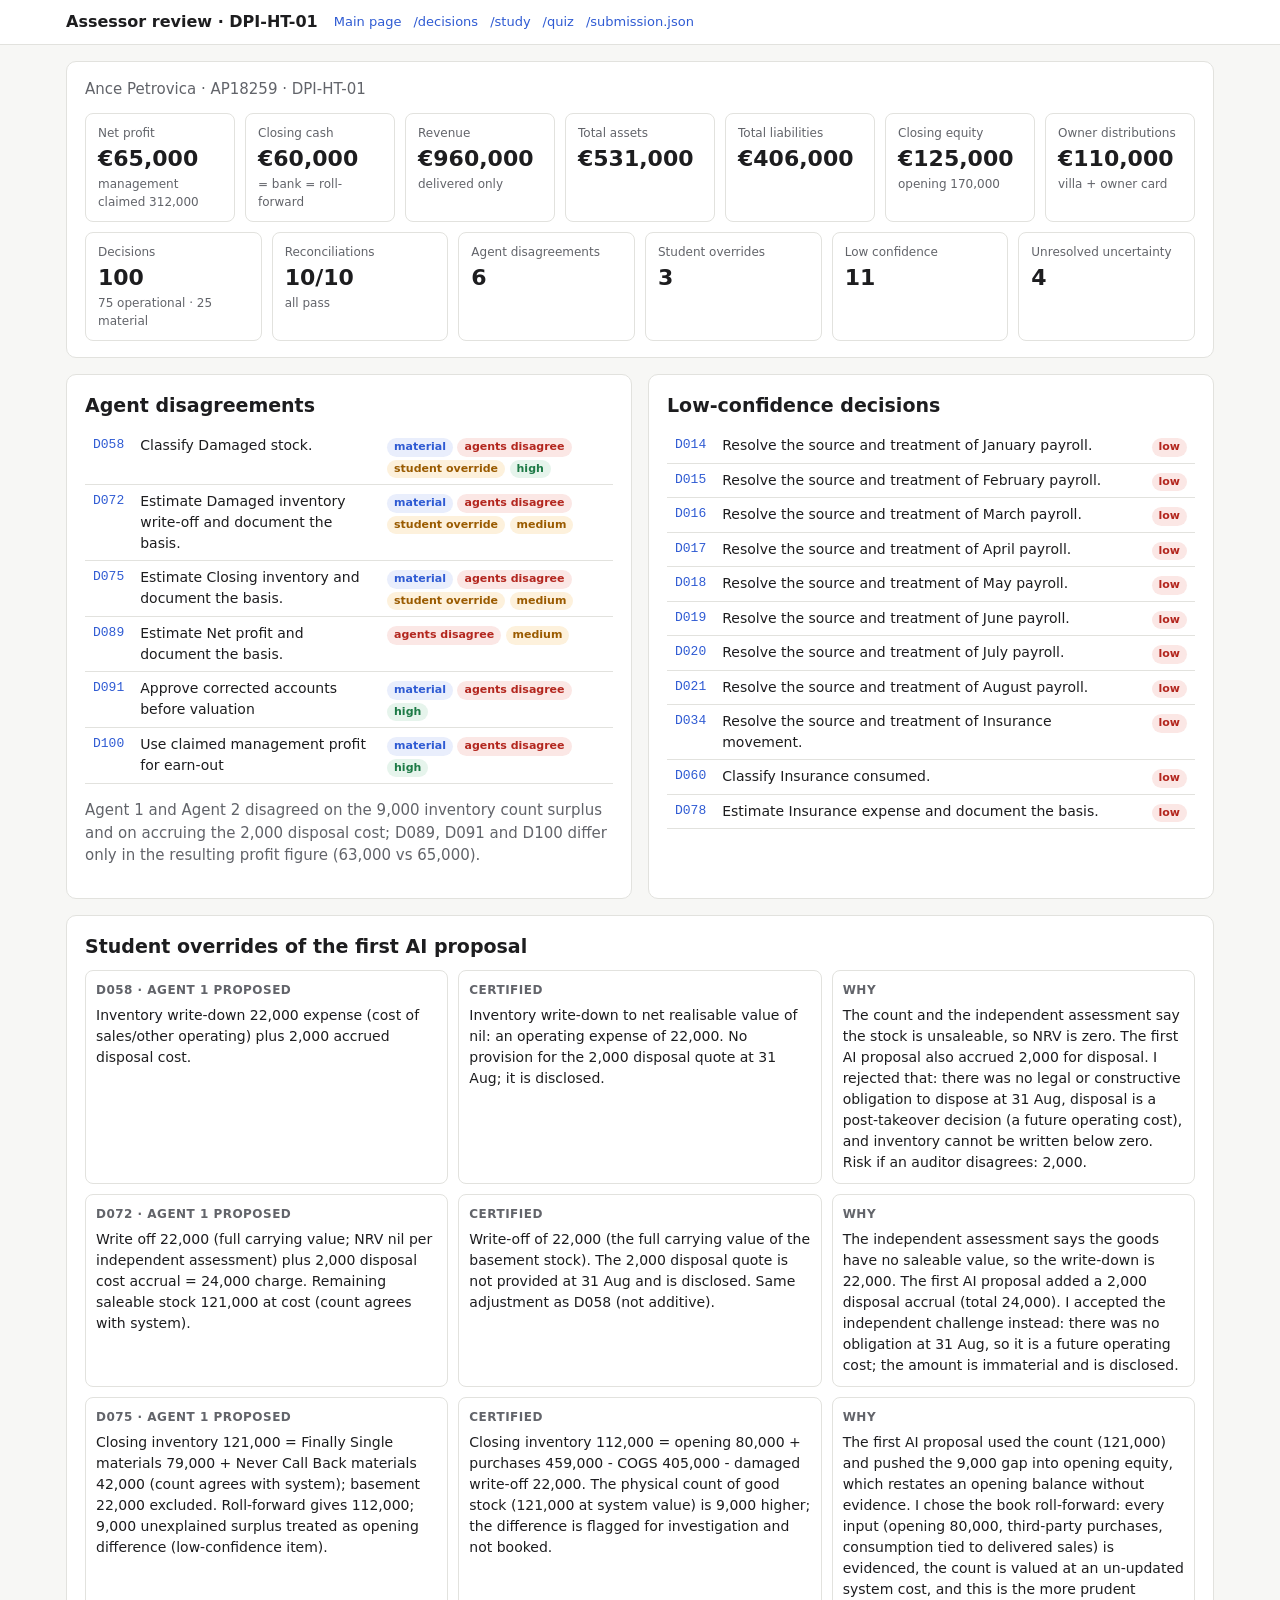
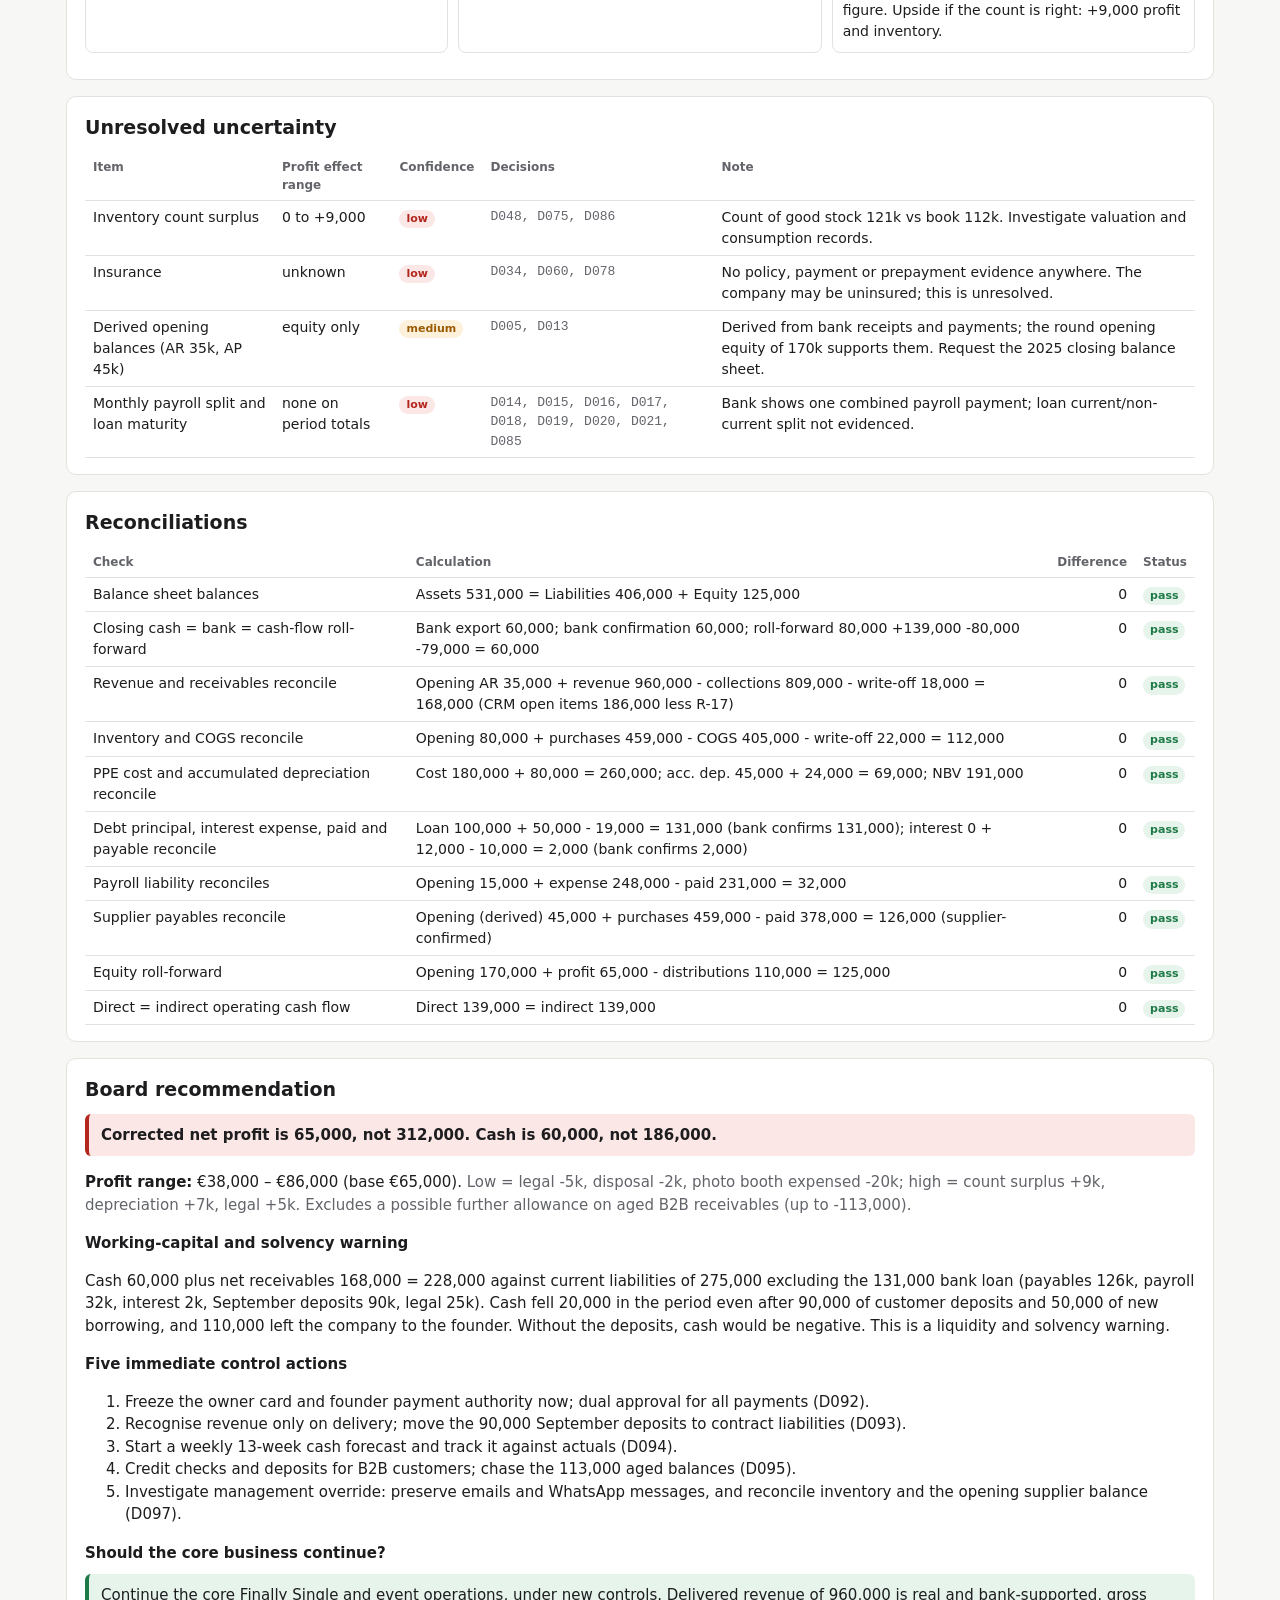
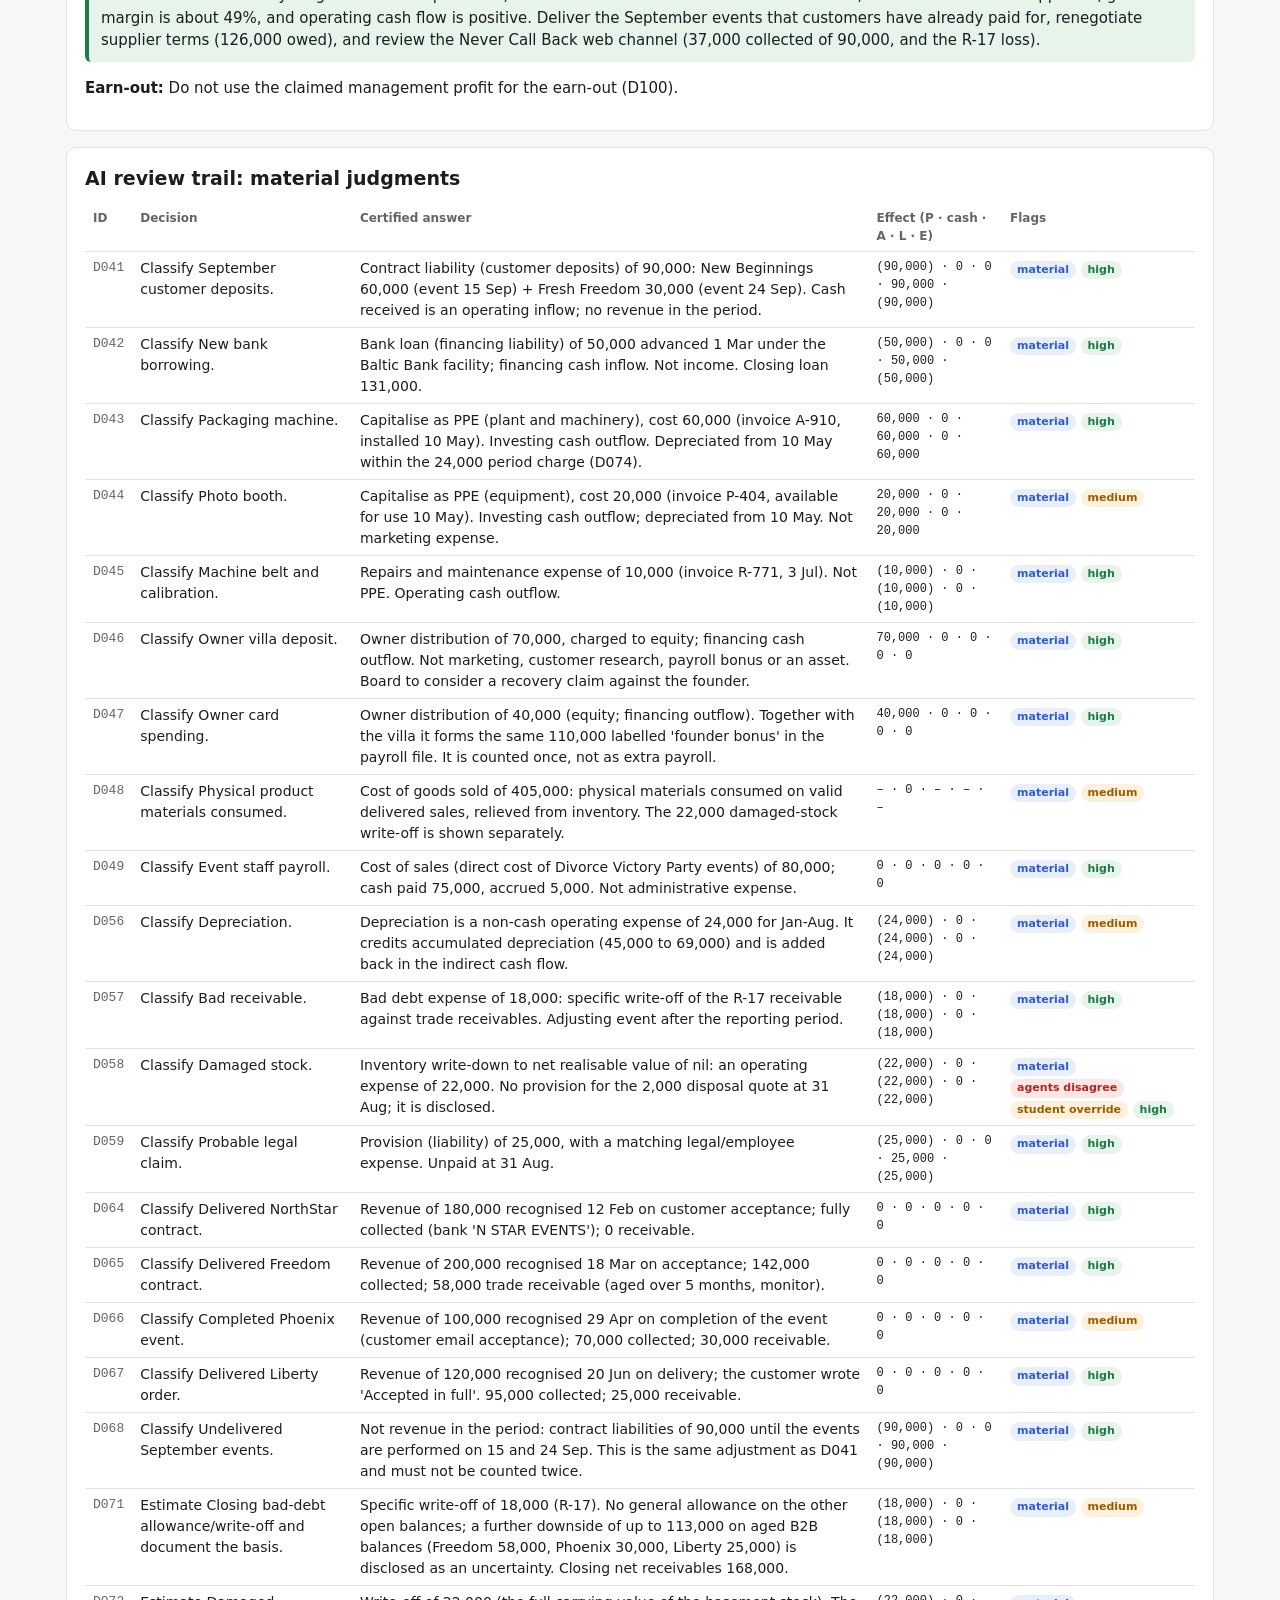
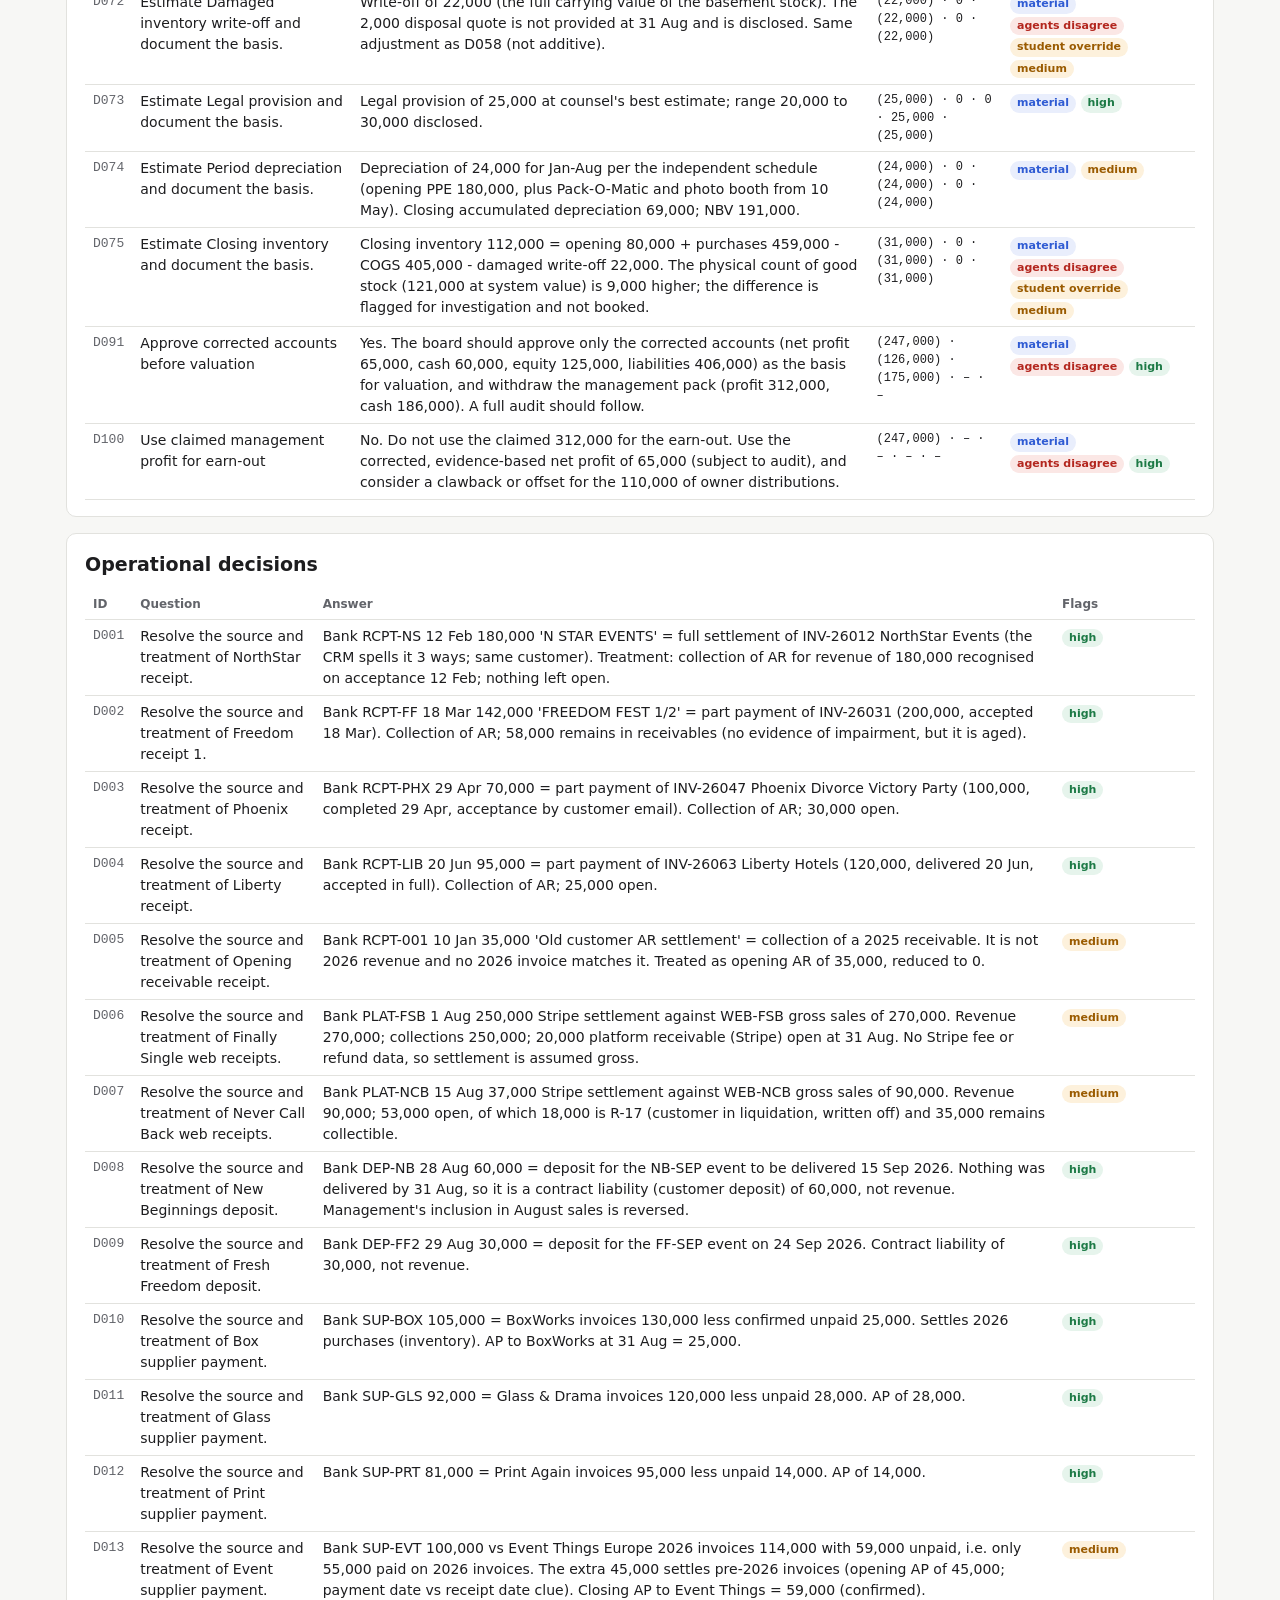
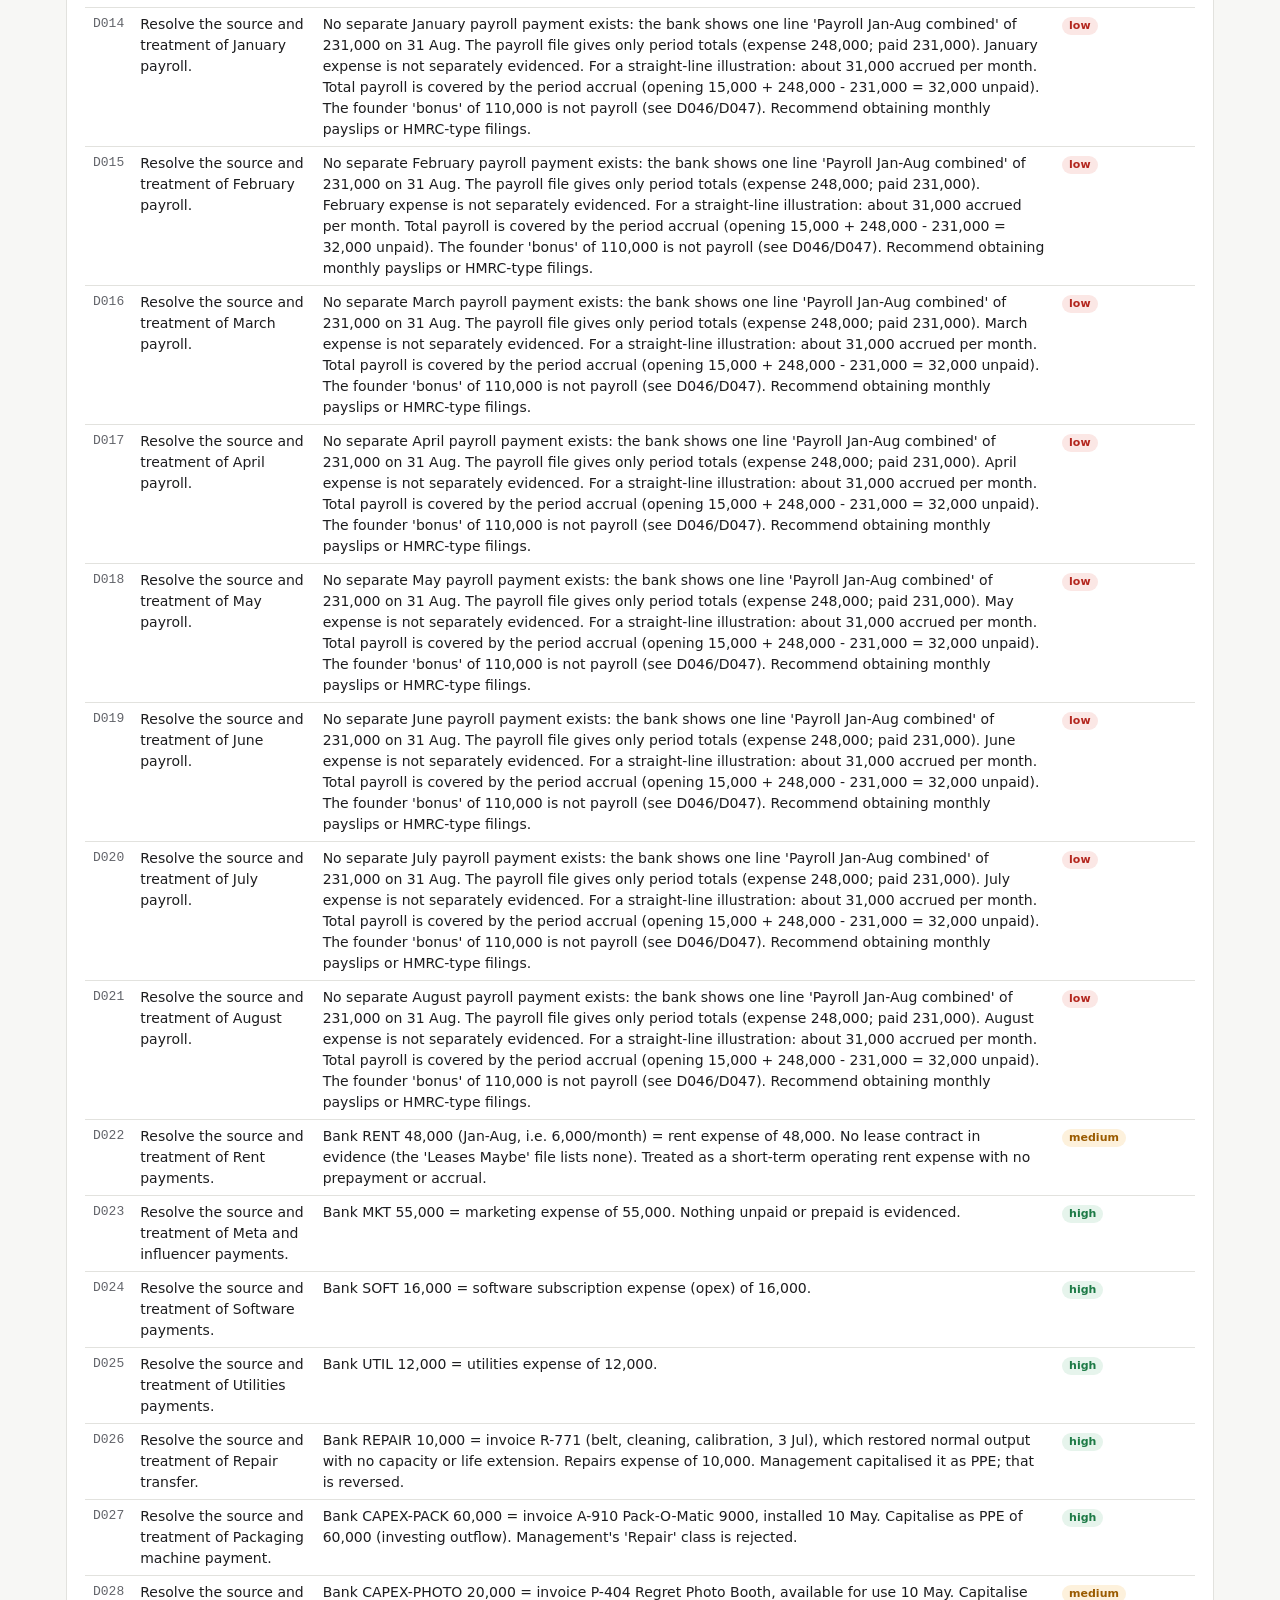
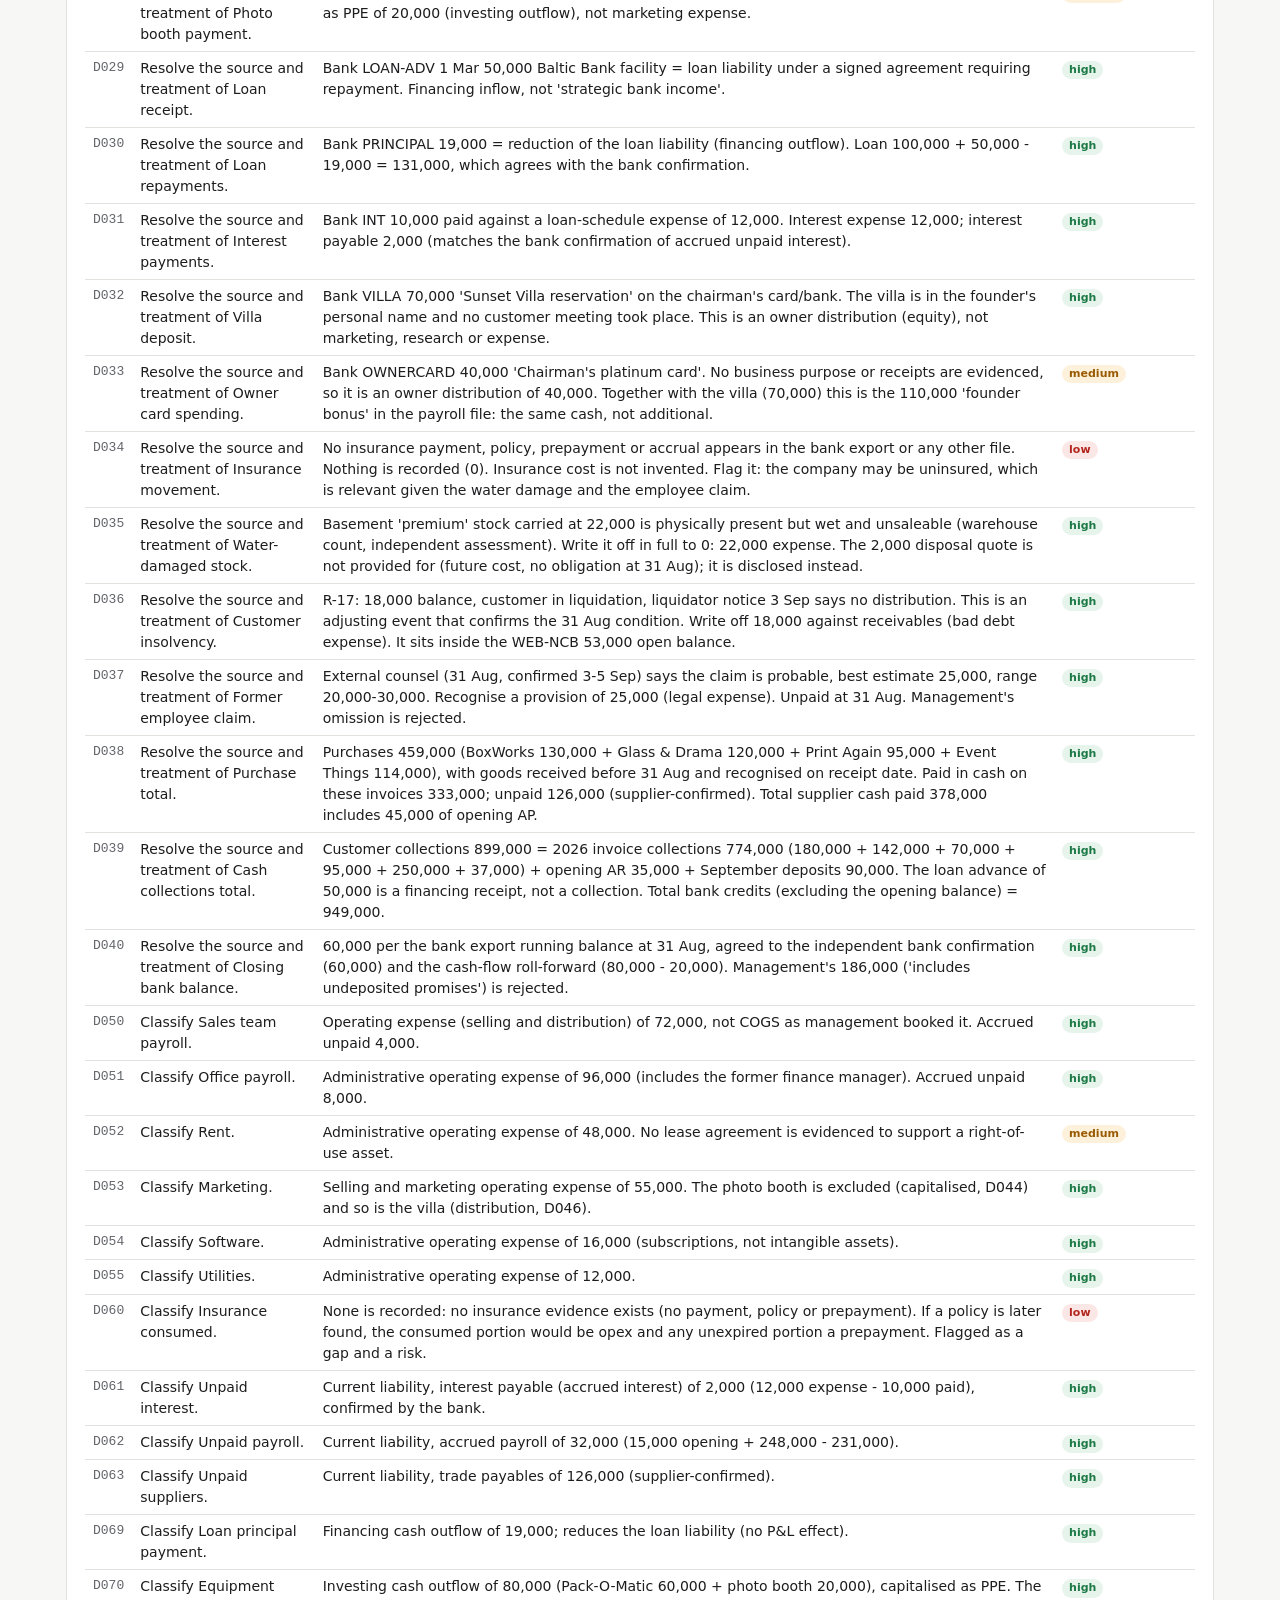
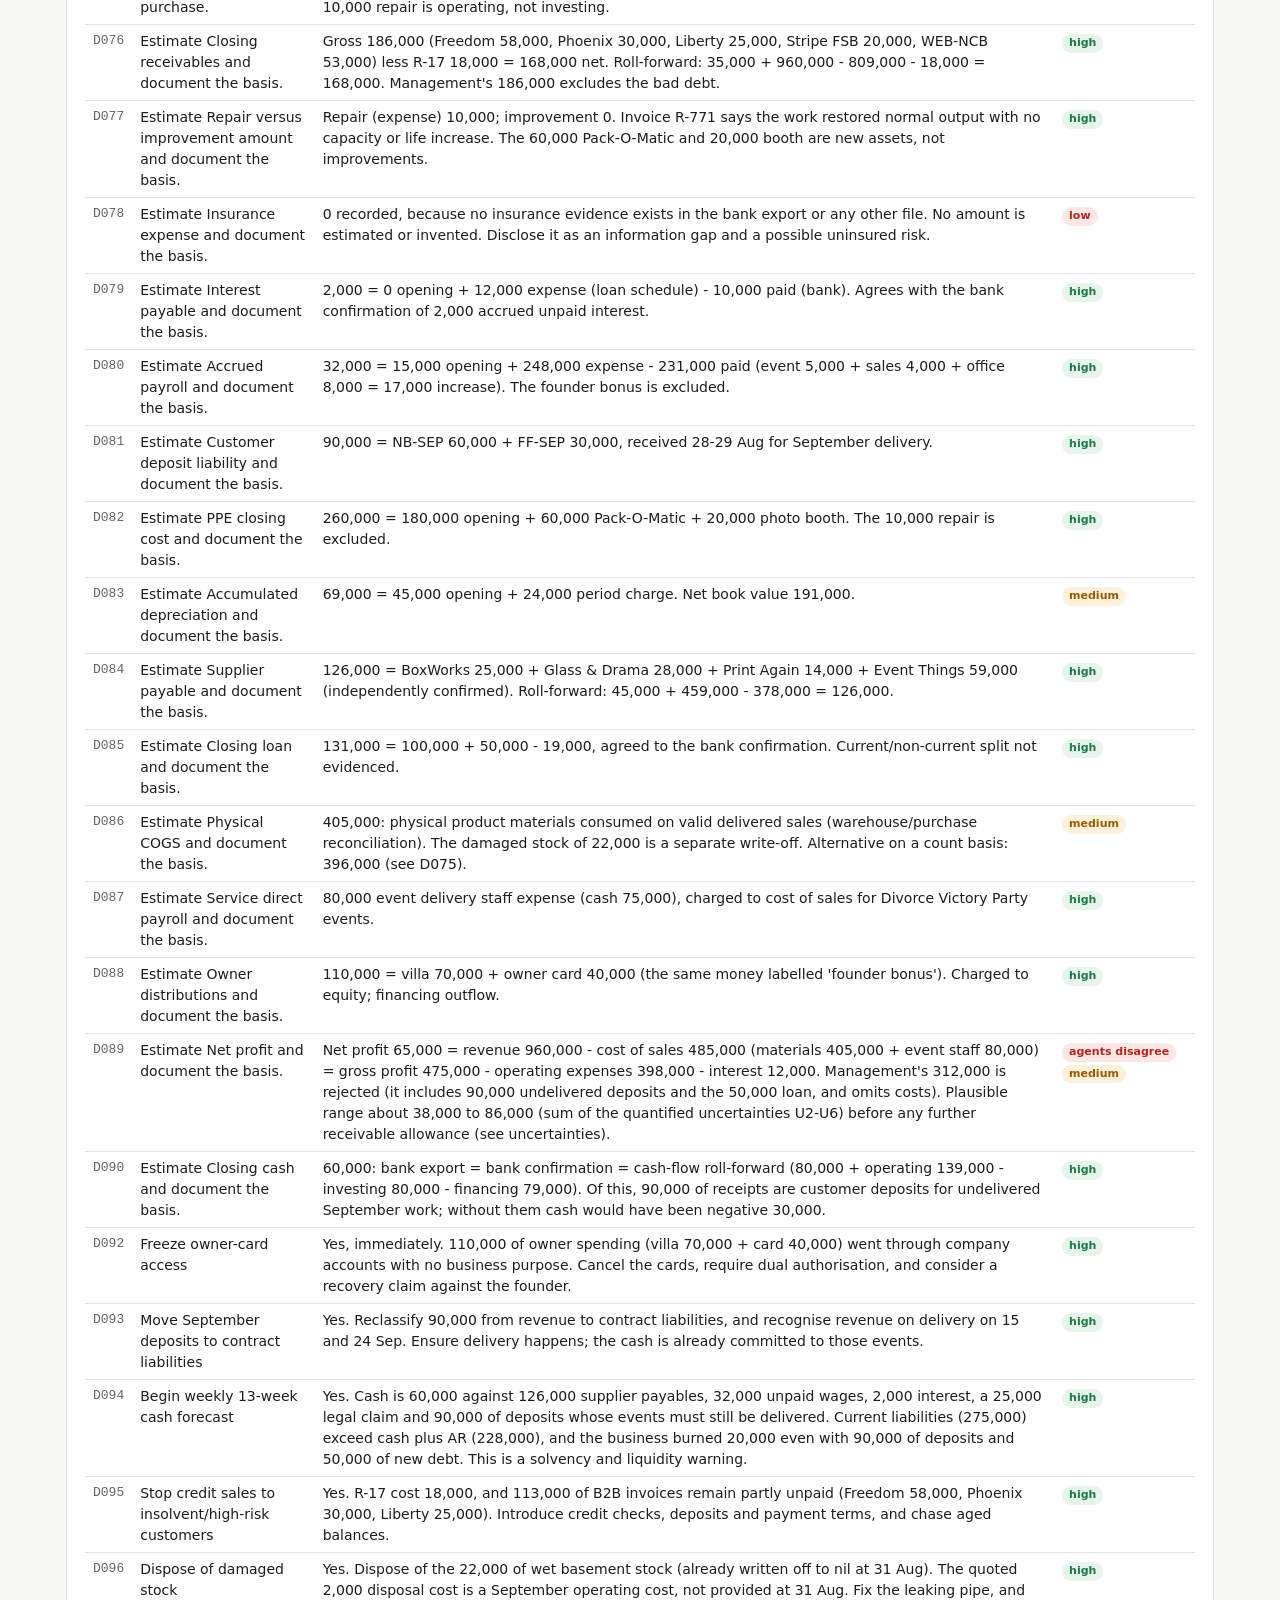
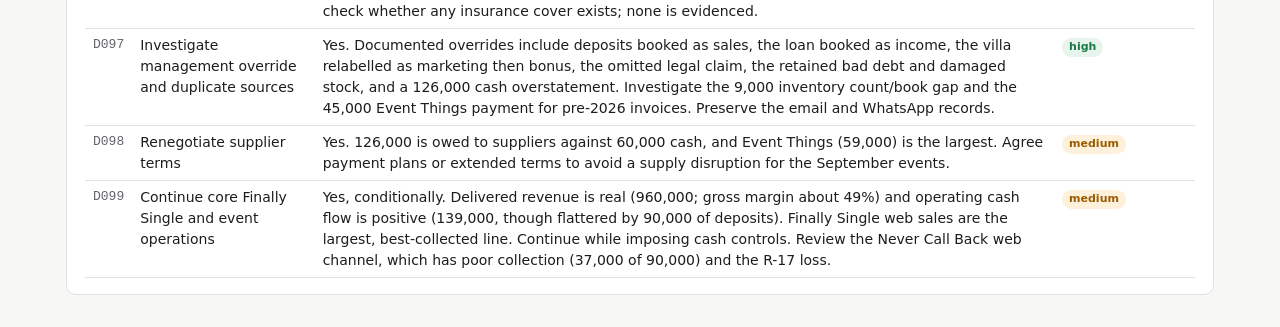
<file: review.html>
<!doctype html>
<html lang="en">
<head>
<meta charset="utf-8">
<meta name="viewport" content="width=device-width, initial-scale=1">
<title>Assessor Review</title>
<meta name="description" content="Compact assessor view for DPI-HT-01: agent disagreements, student overrides, low-confidence decisions and unresolved uncertainty.">
<link rel="stylesheet" href="/styles.css">
</head>
<body data-page="review">
<header class="top"><div class="inner">
  <h1>Assessor review · DPI-HT-01</h1>
  <nav><a href="/">Main page</a><a href="/decisions">/decisions</a><a href="/study">/study</a><a href="/quiz">/quiz</a><a href="/submission.json">/submission.json</a></nav>
</div></header>
<main>
  <section><p class="lead" id="student"></p><div id="kpis"></div></section>
  <div class="grid2">
    <section><h2>Agent disagreements</h2><div id="disagree"></div></section>
    <section><h2>Low-confidence decisions</h2><div id="low"></div></section>
  </div>
  <section><h2>Student overrides of the first AI proposal</h2><div id="overrides"></div></section>
  <section><h2>Unresolved uncertainty</h2><div id="unresolved"></div></section>
  <section><h2>Reconciliations</h2><div id="recon" class="scroll"></div></section>
  <section><h2>Board recommendation</h2><div id="board"></div></section>
  <section><h2>AI review trail: material judgments</h2><div id="trail"></div></section>
  <section><h2>Operational decisions</h2><div id="all"></div></section>
</main>
<script src="/app.js"></script>
</body>
</html>
</file>
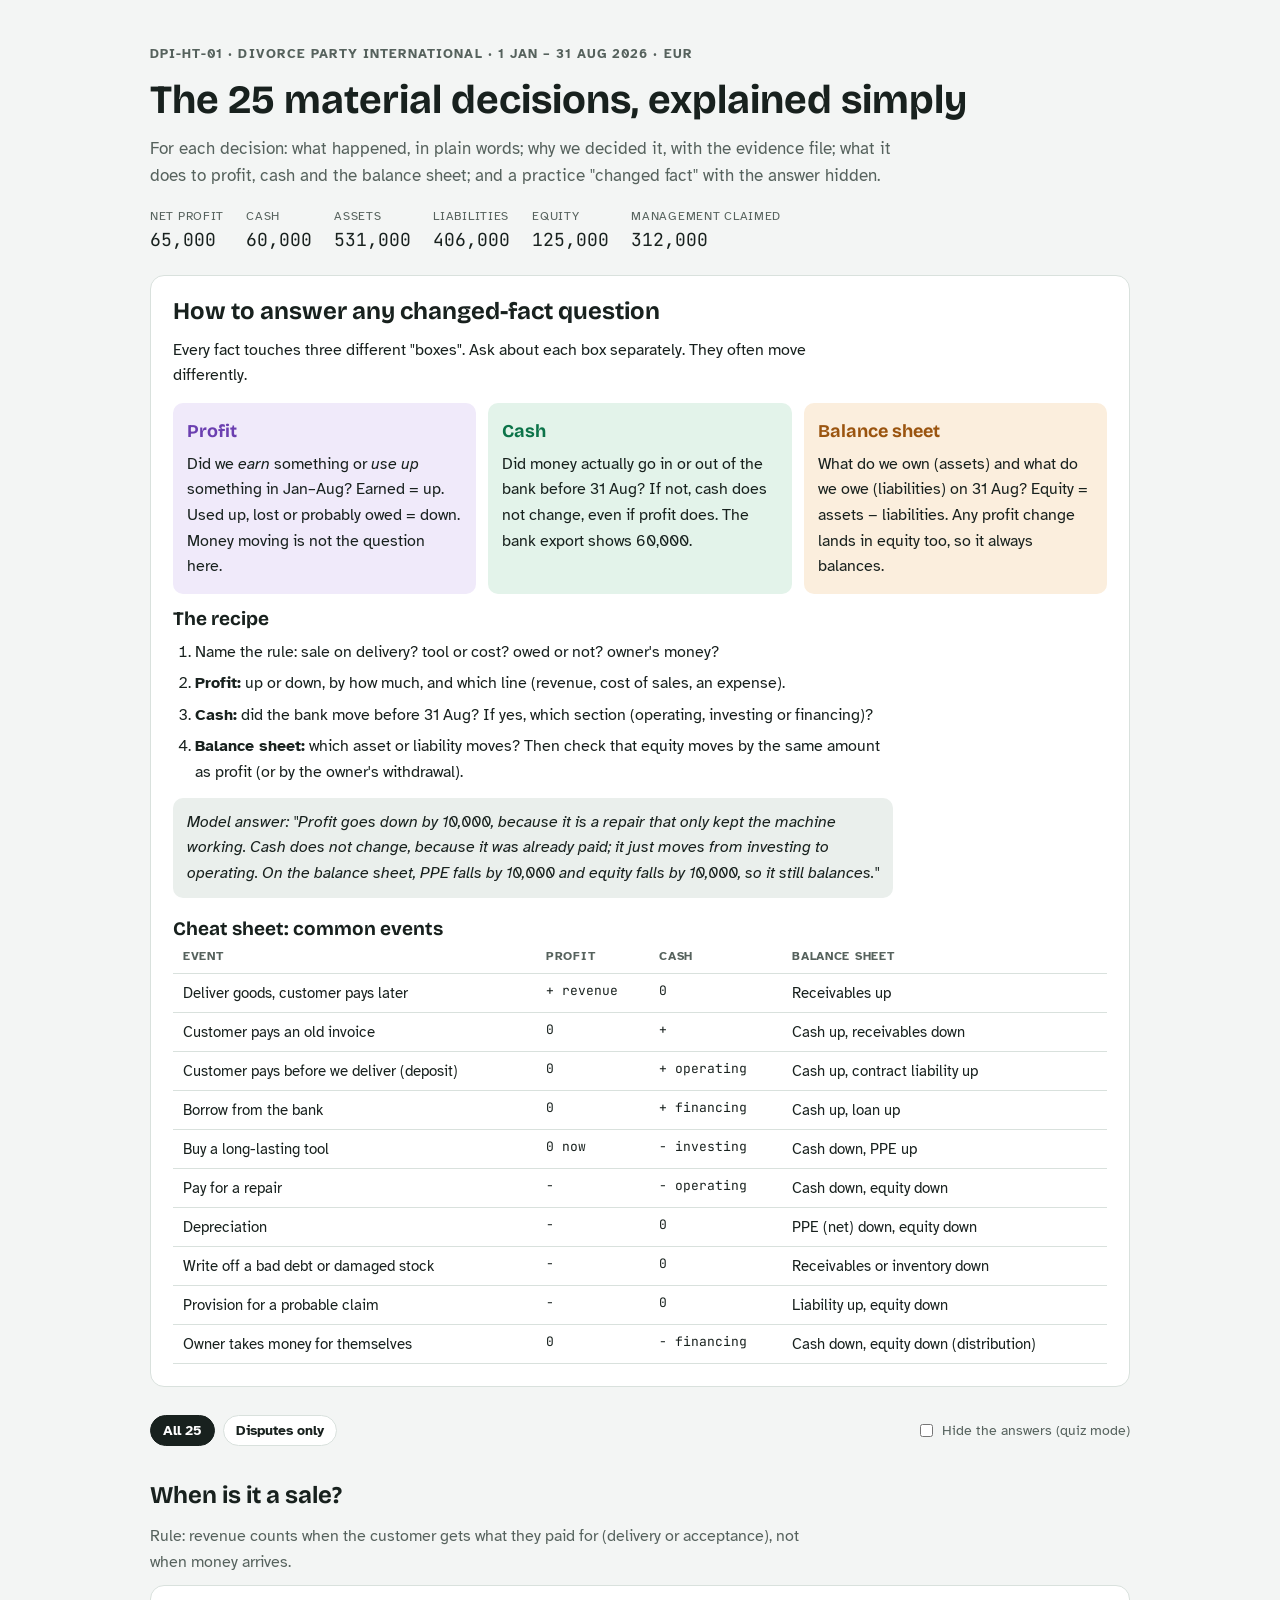
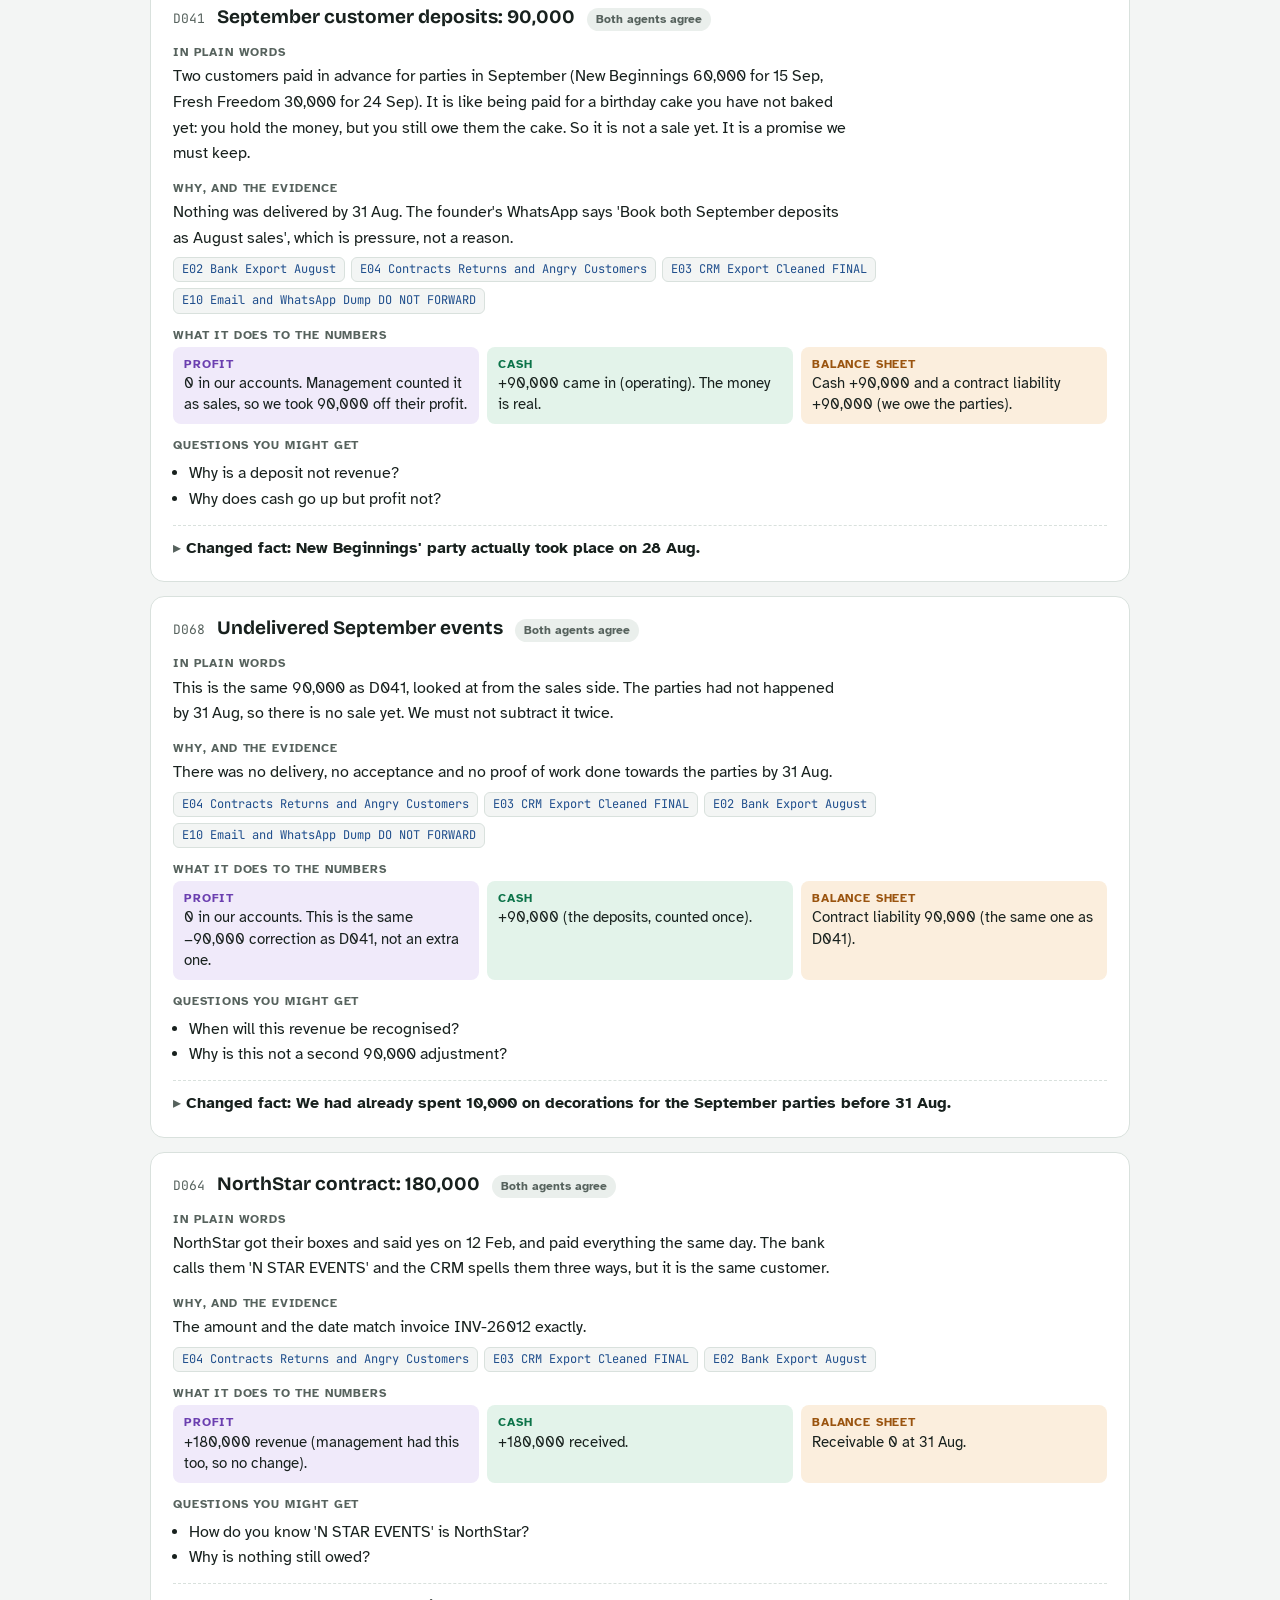
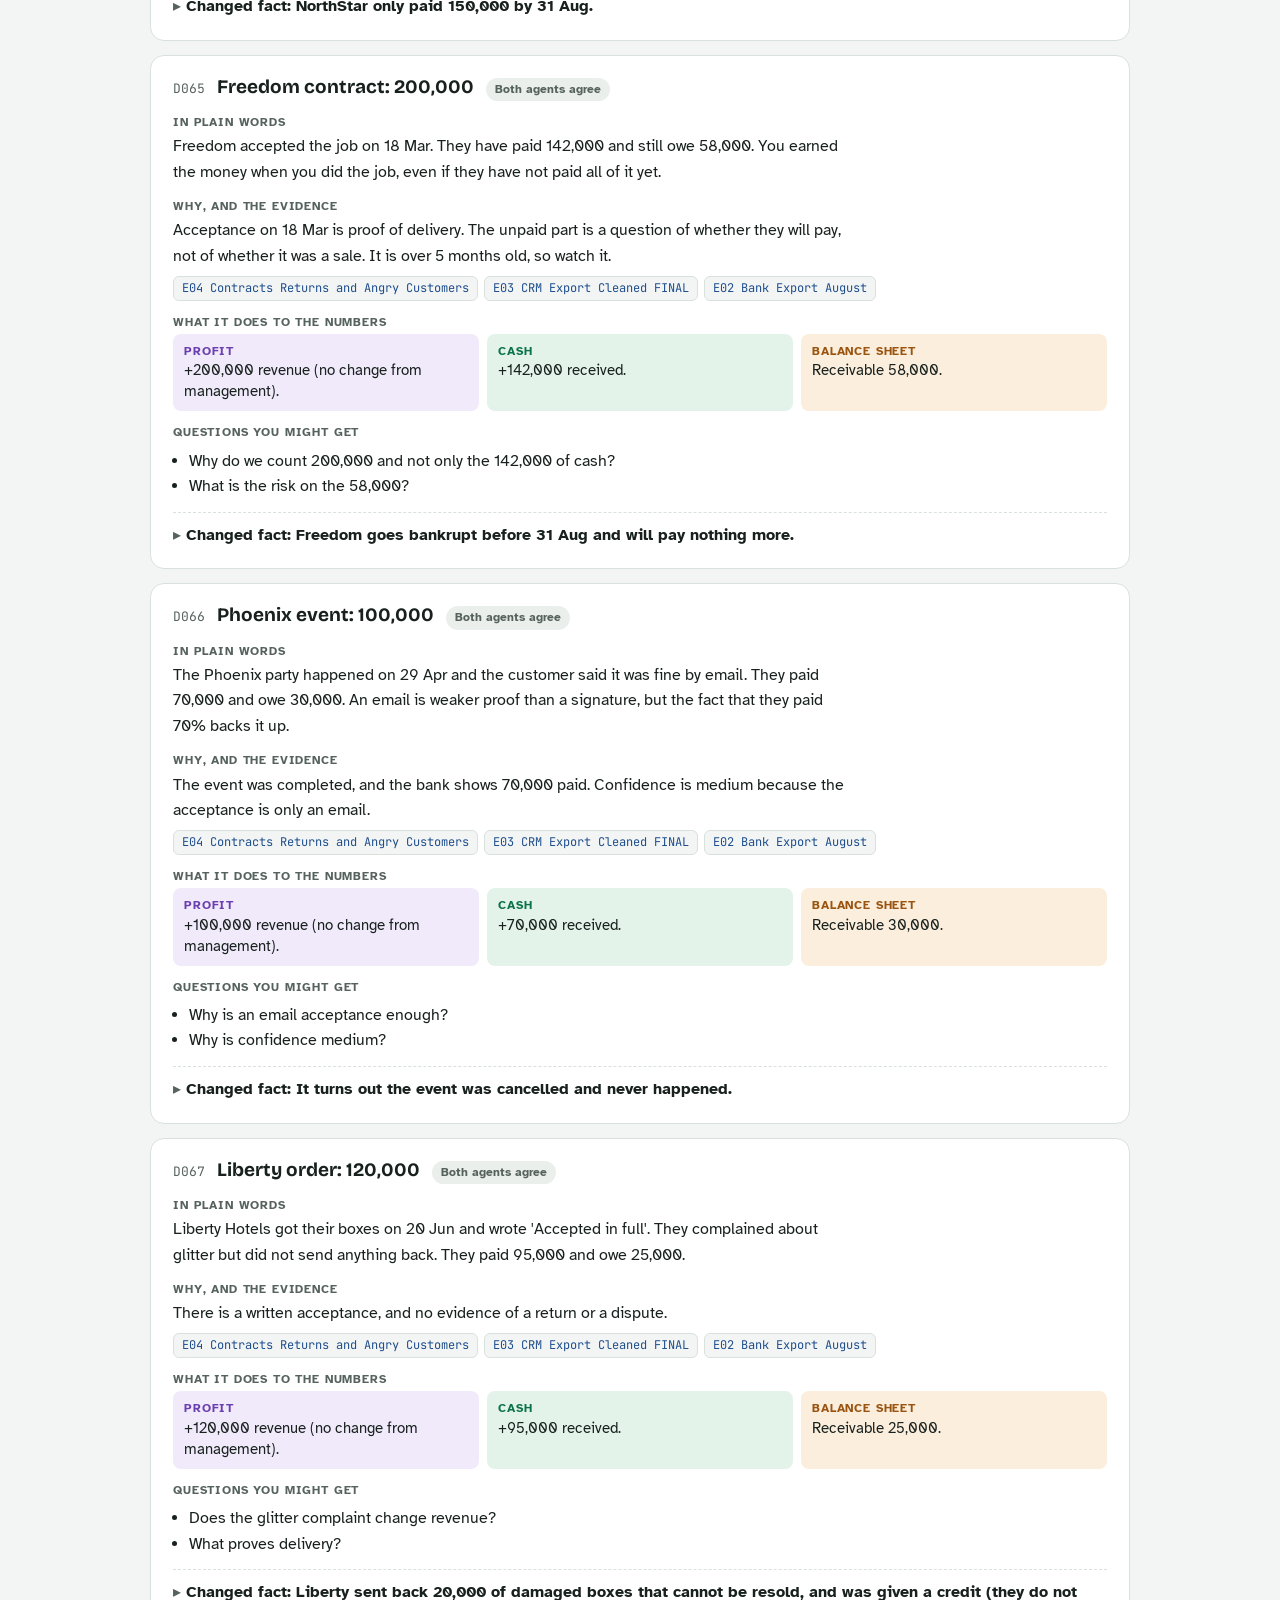
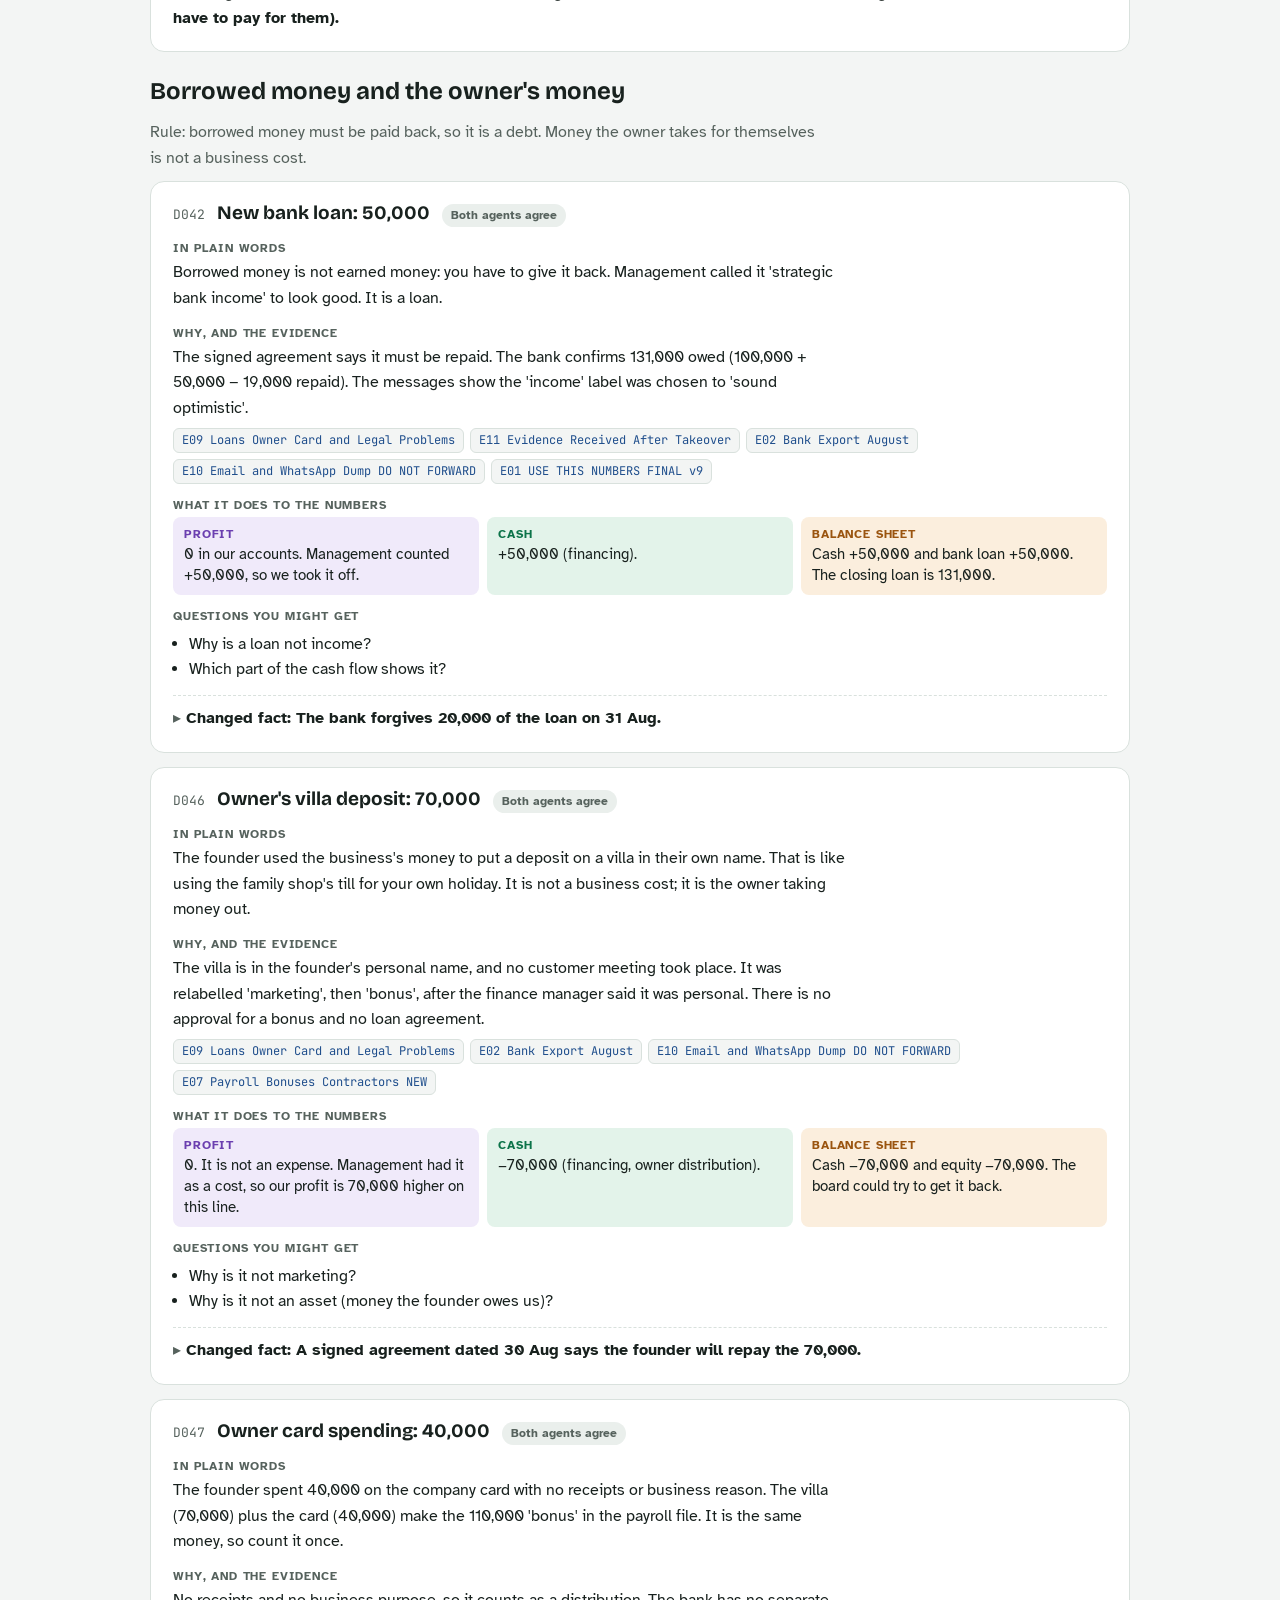
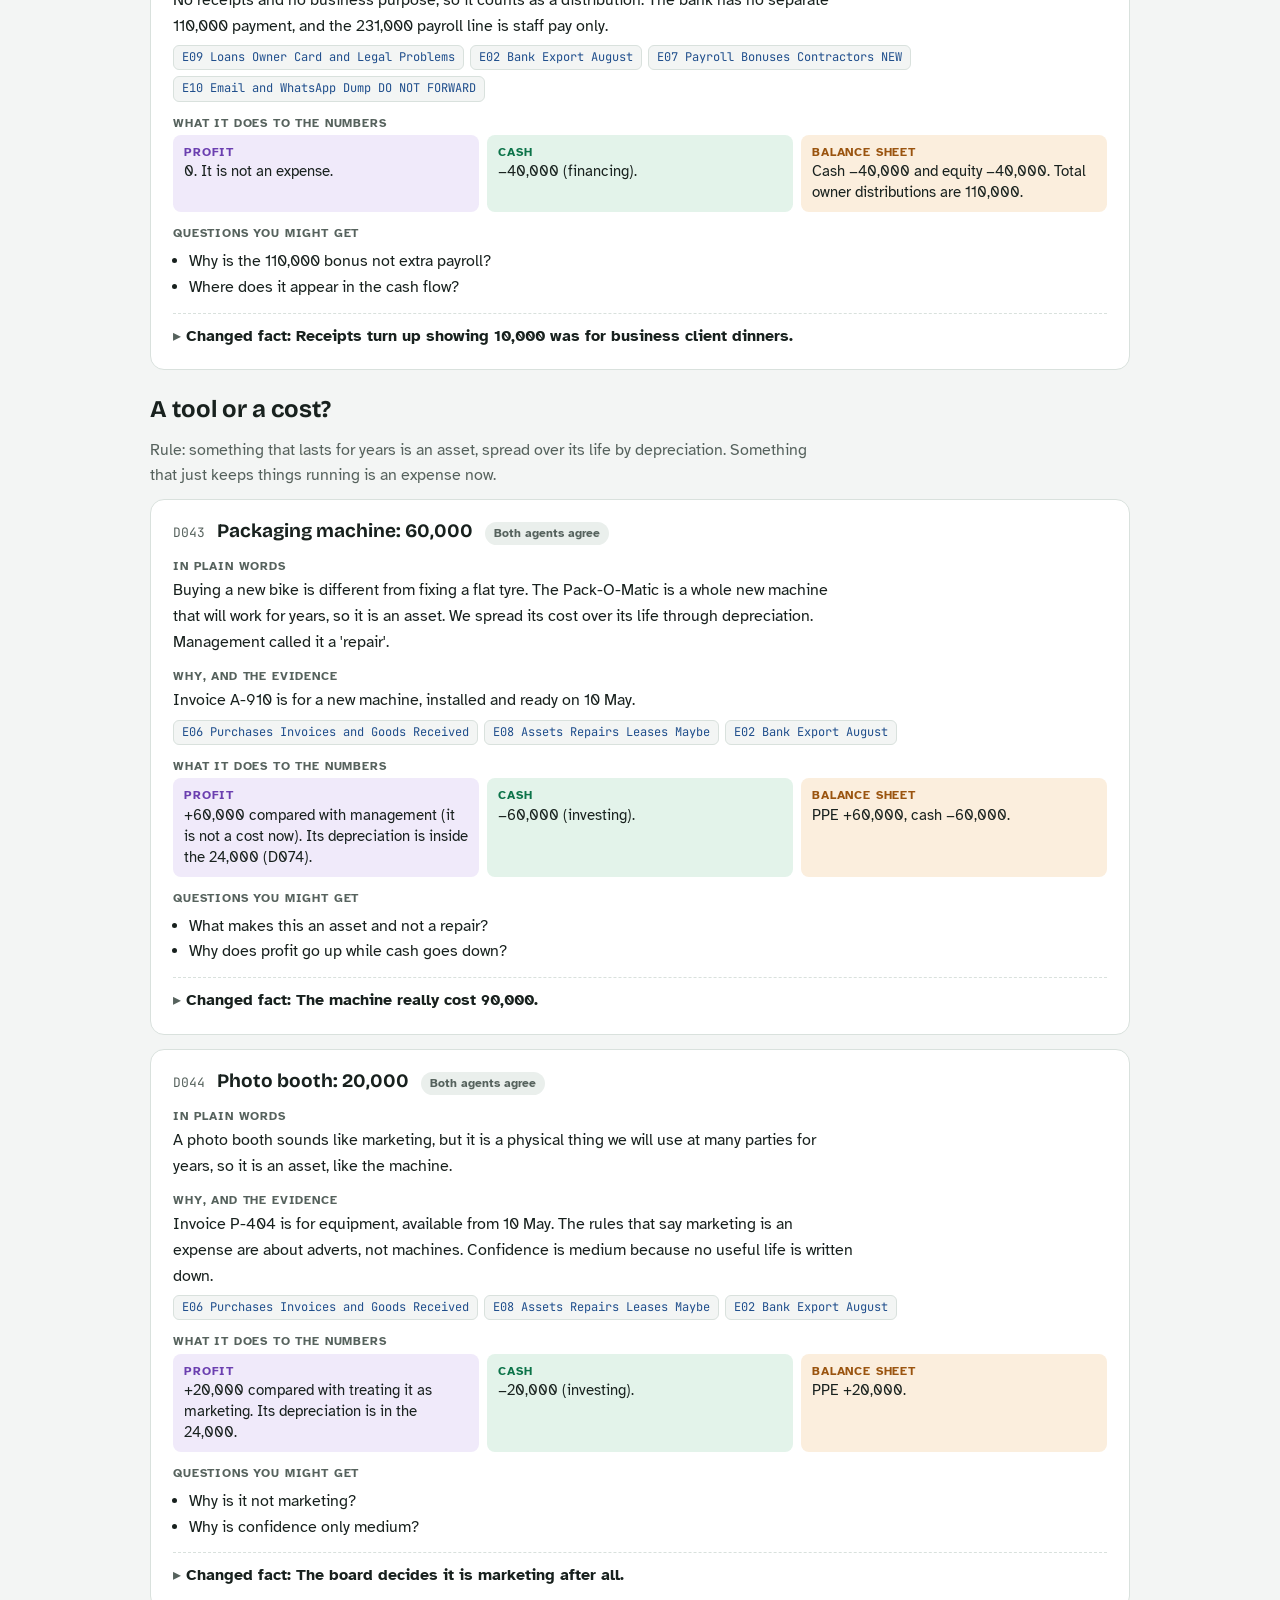
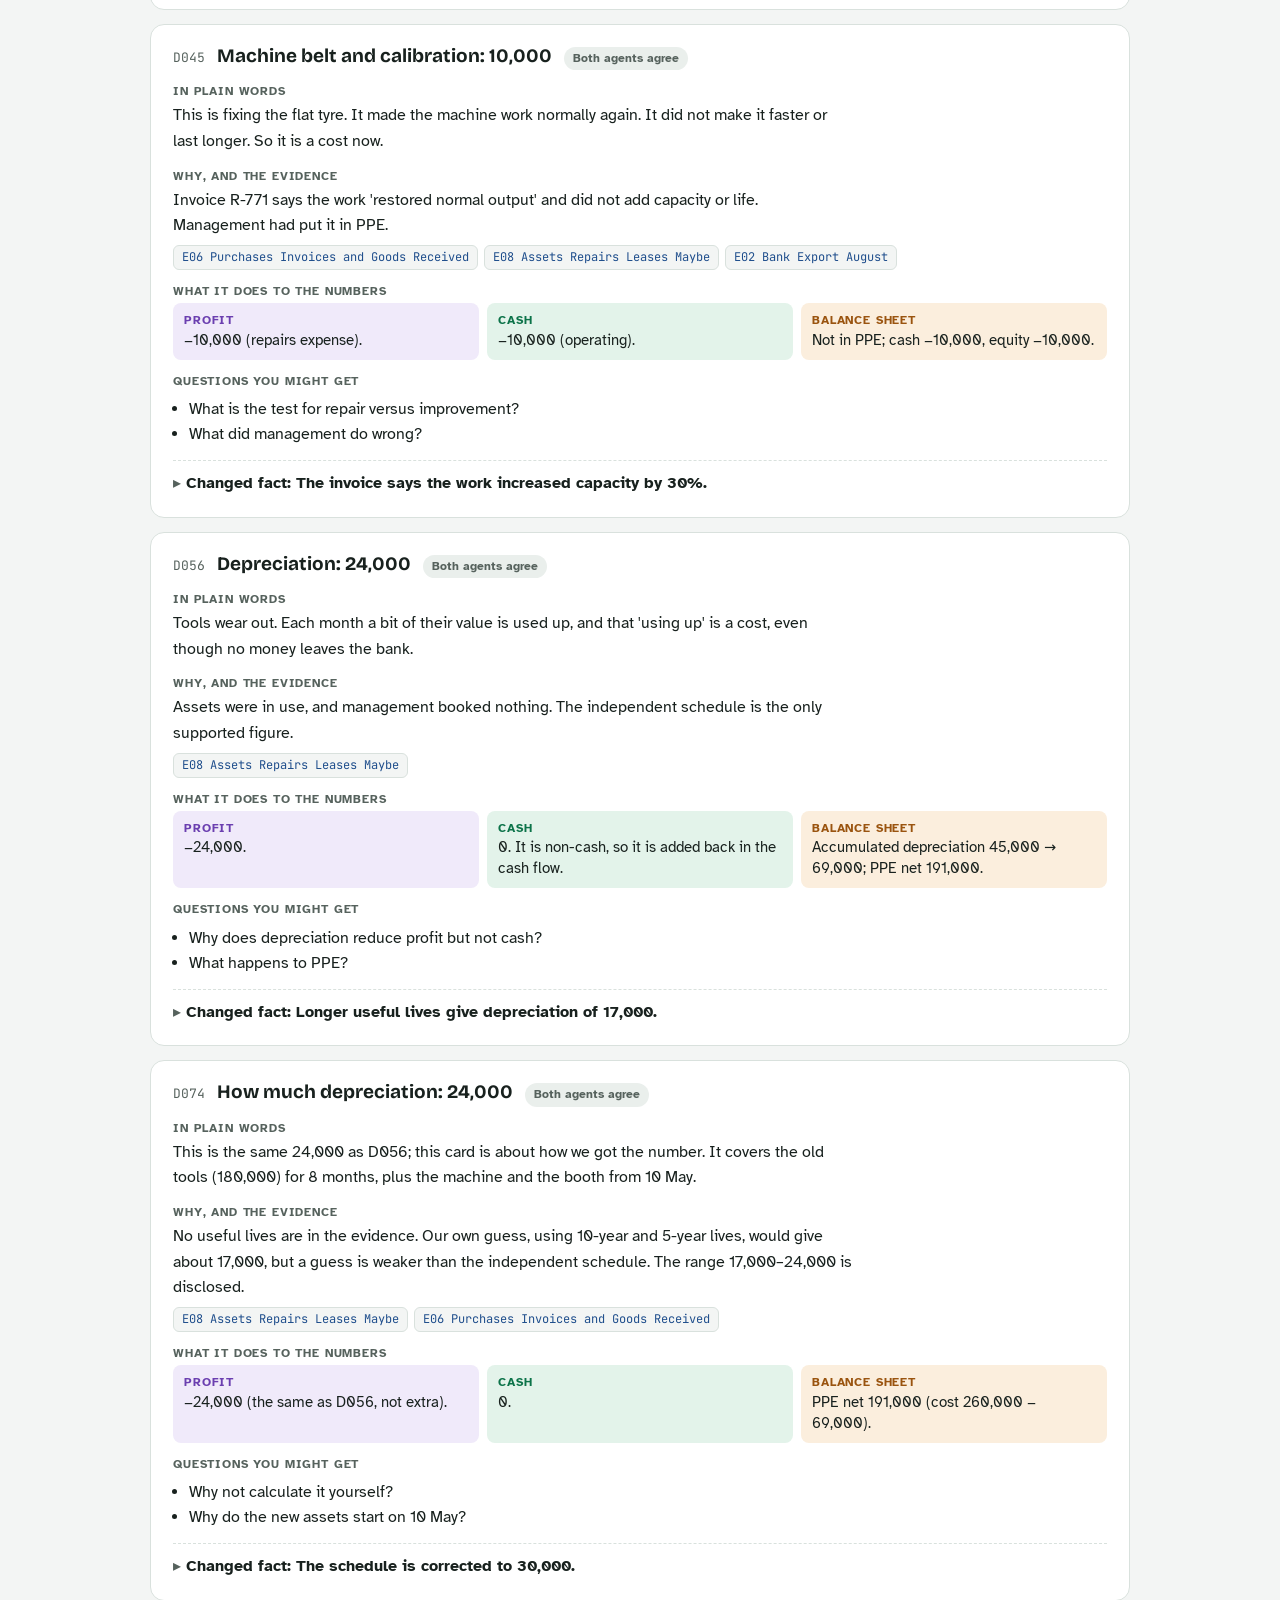
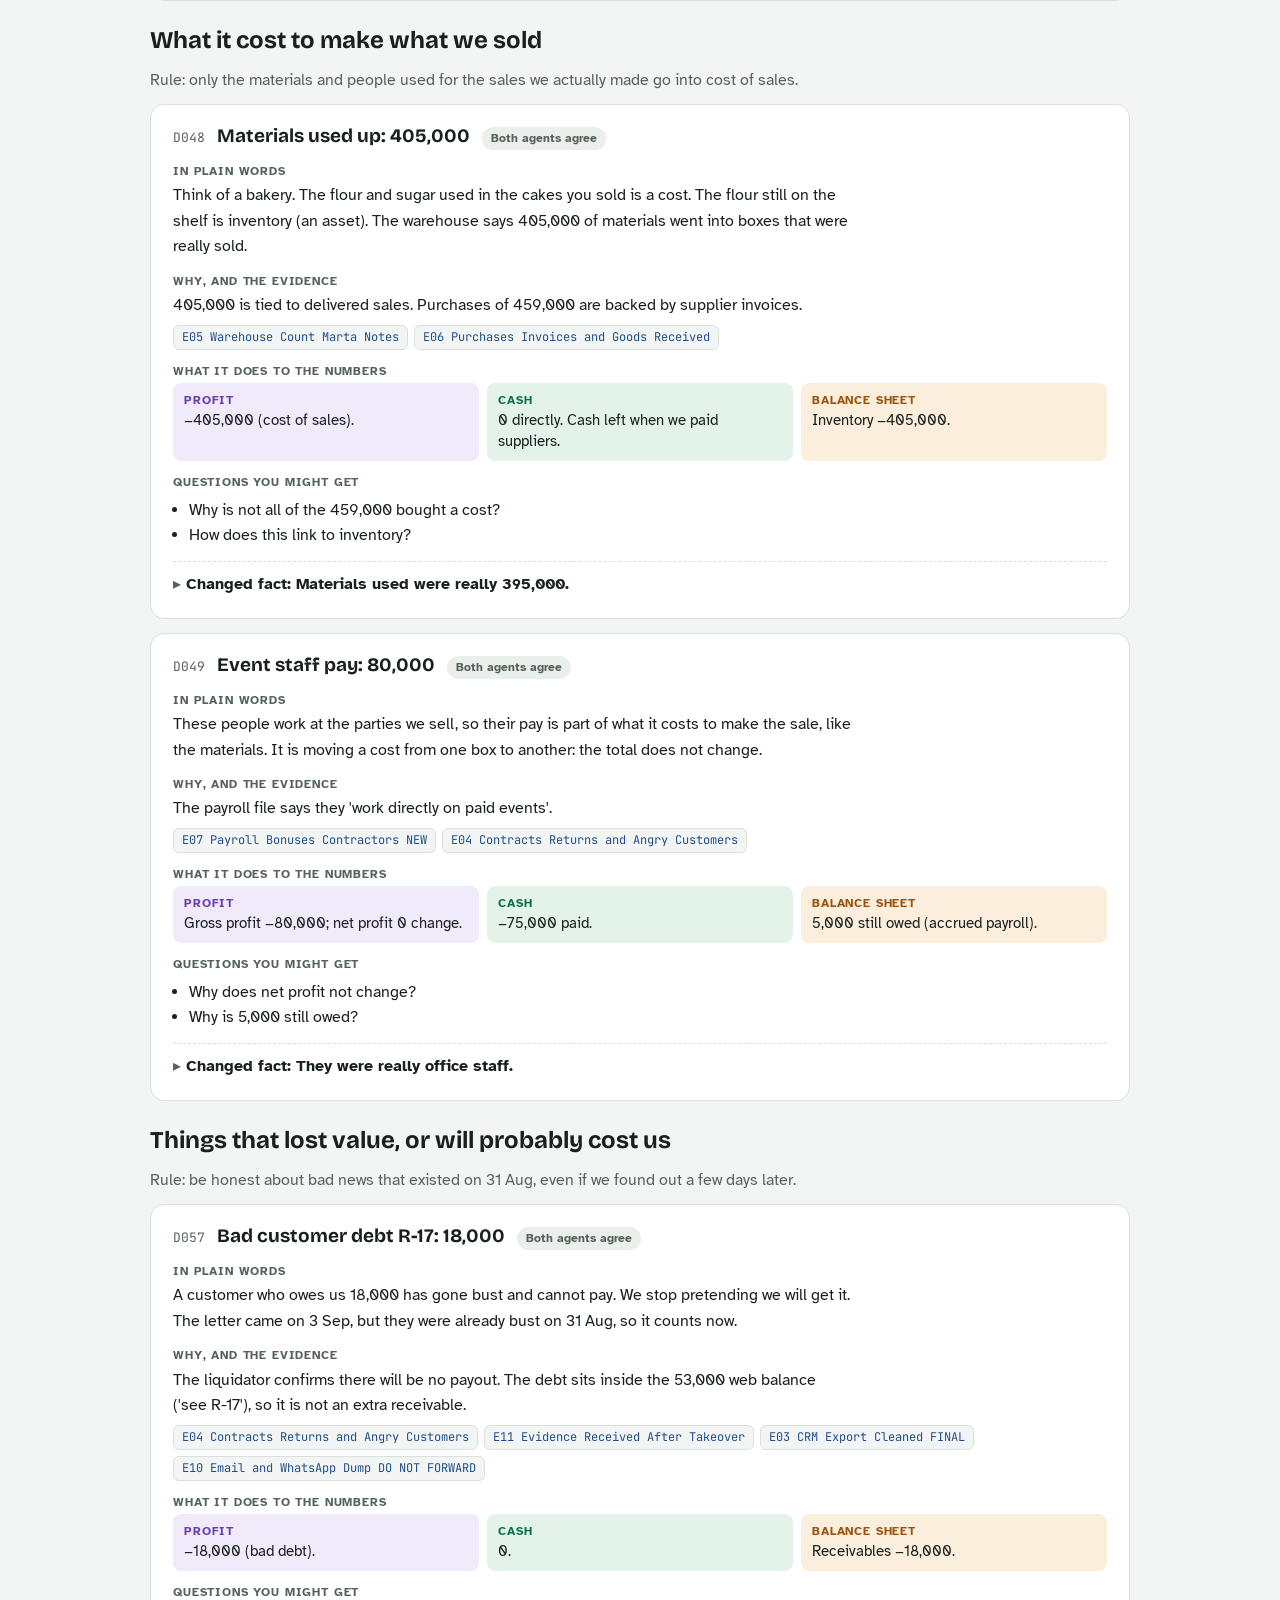
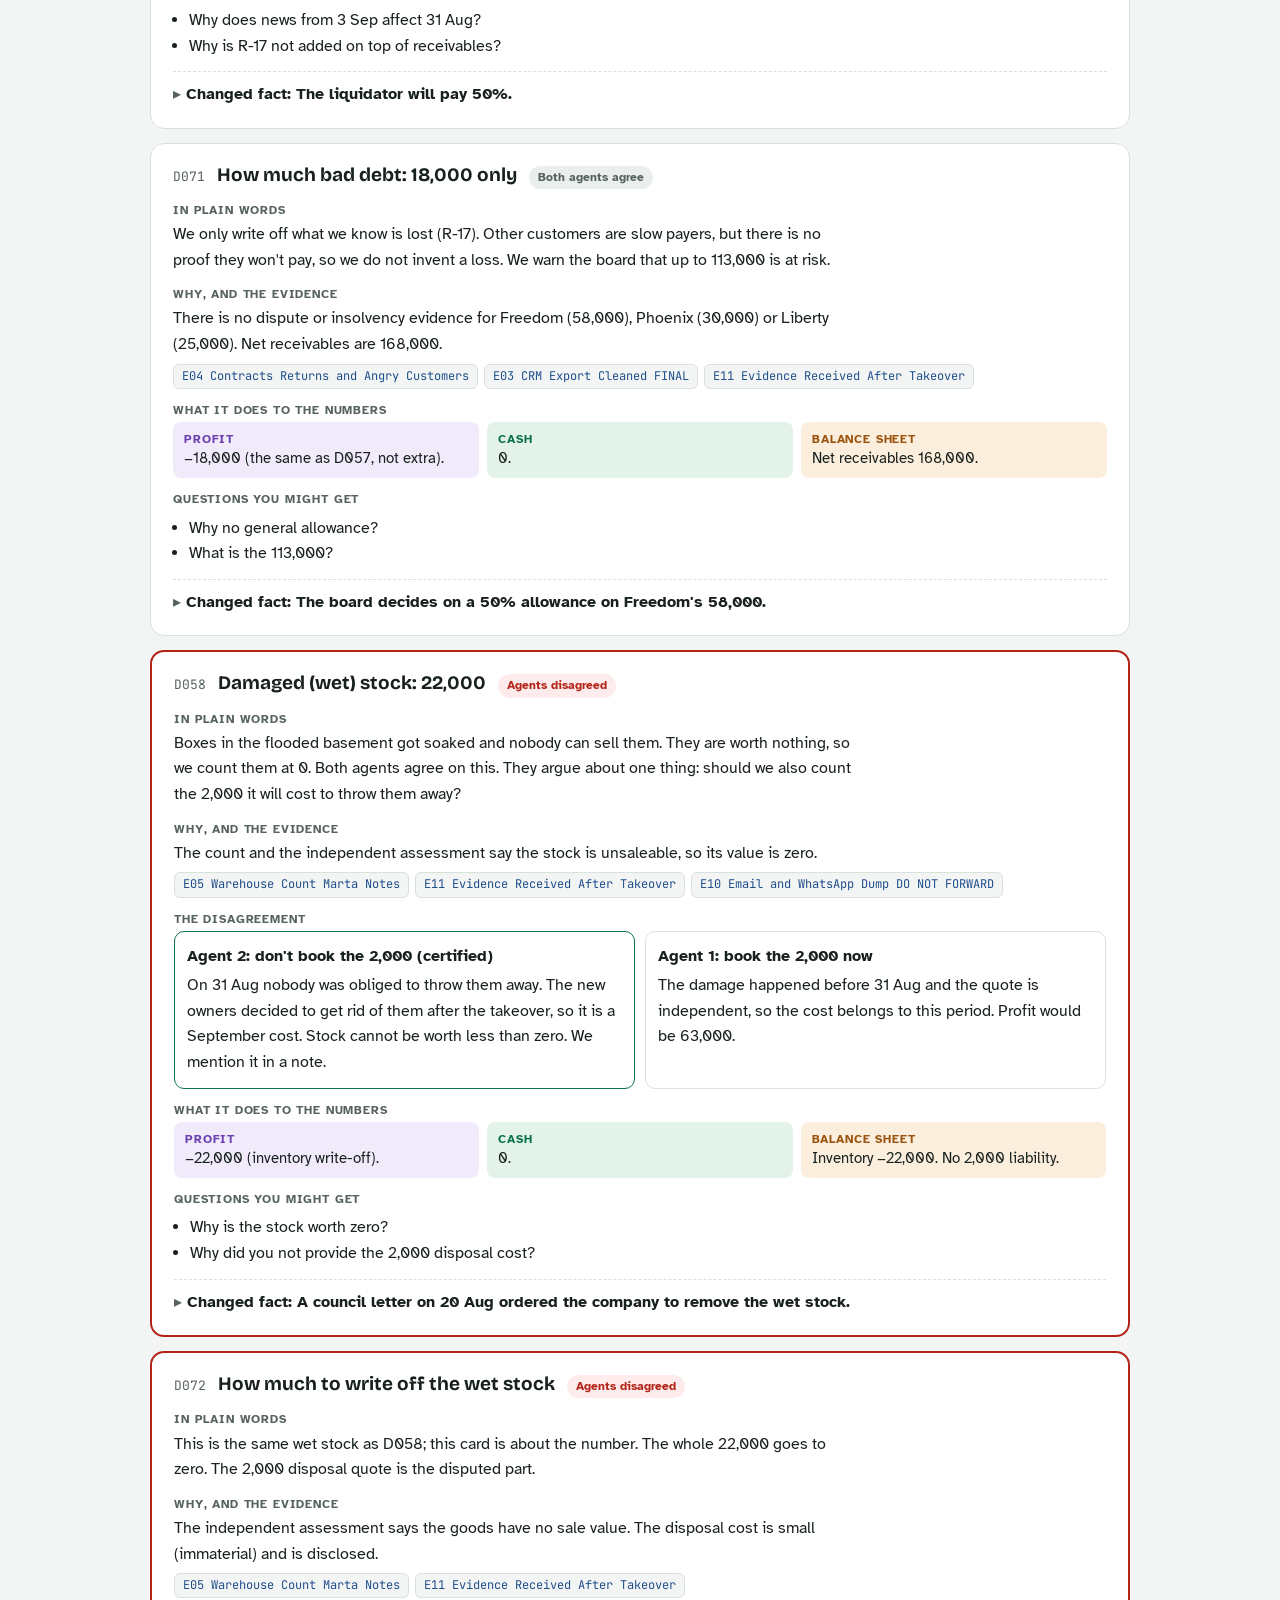
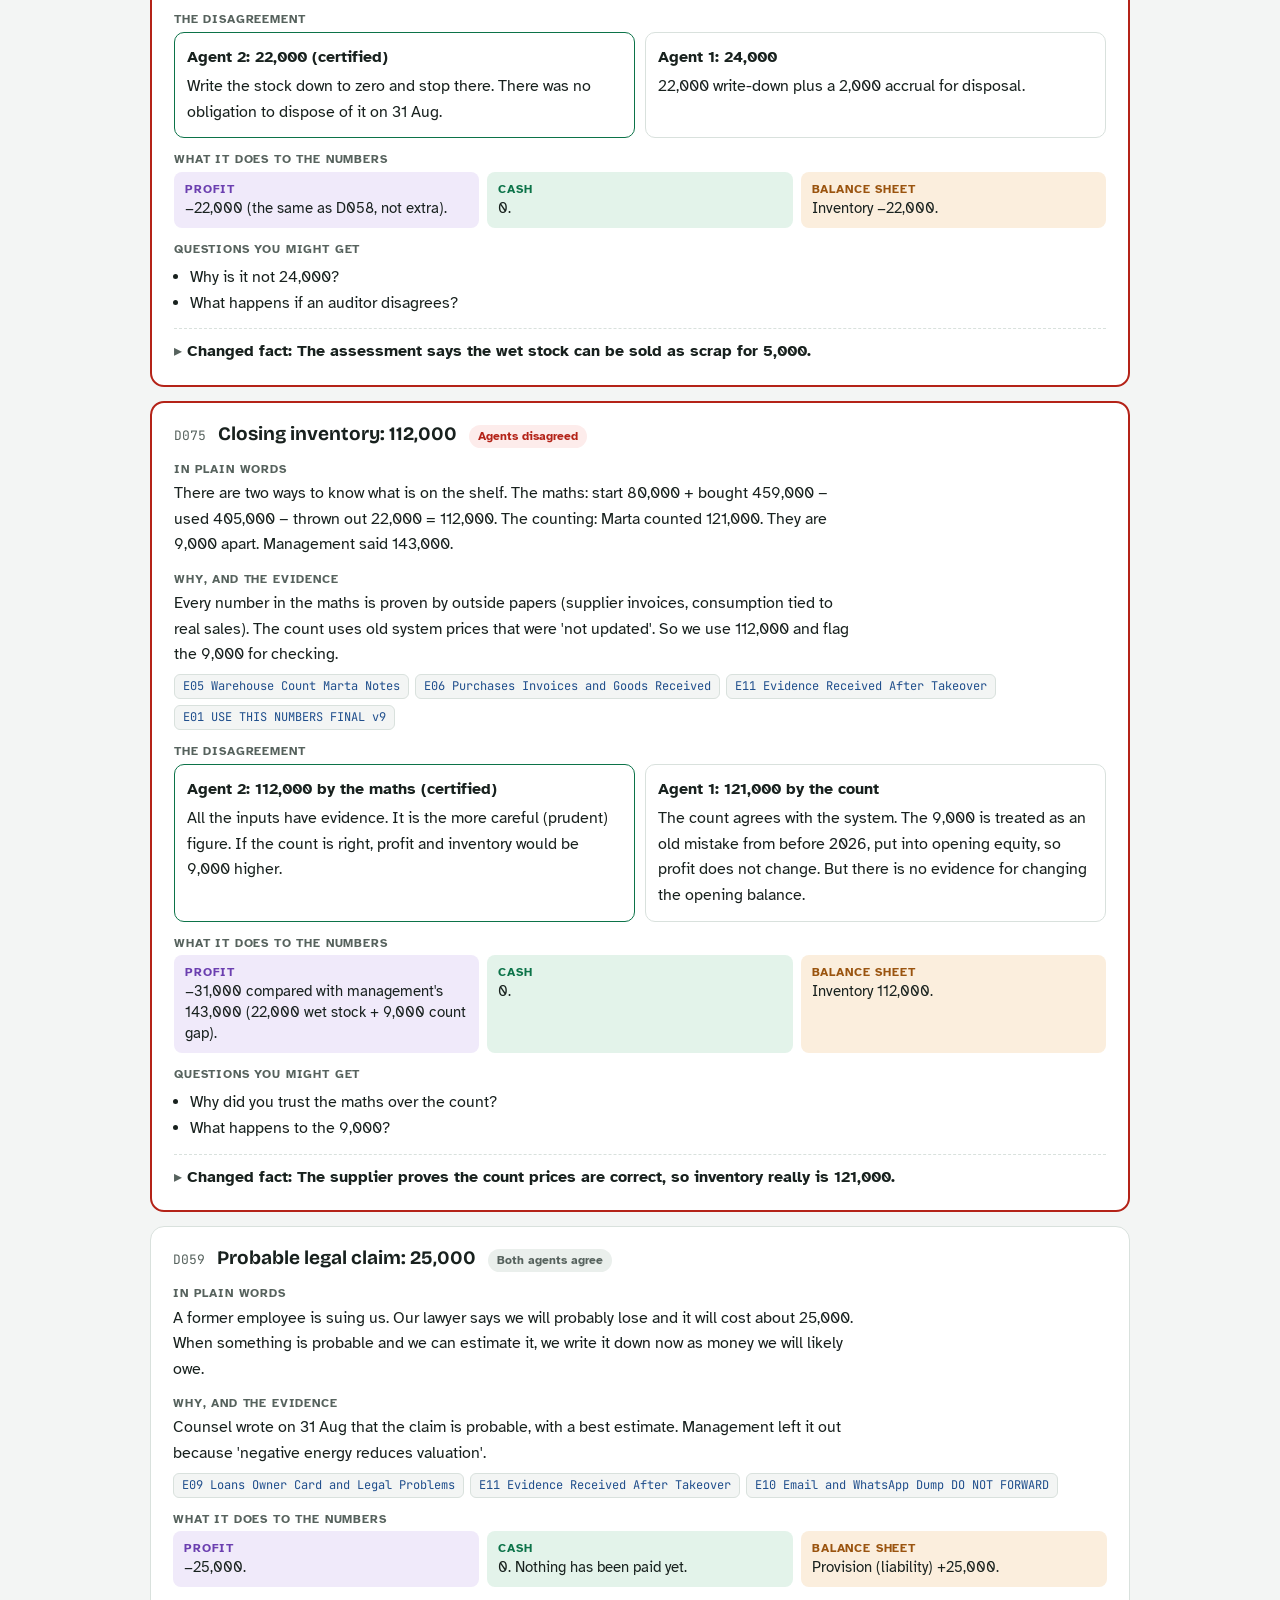
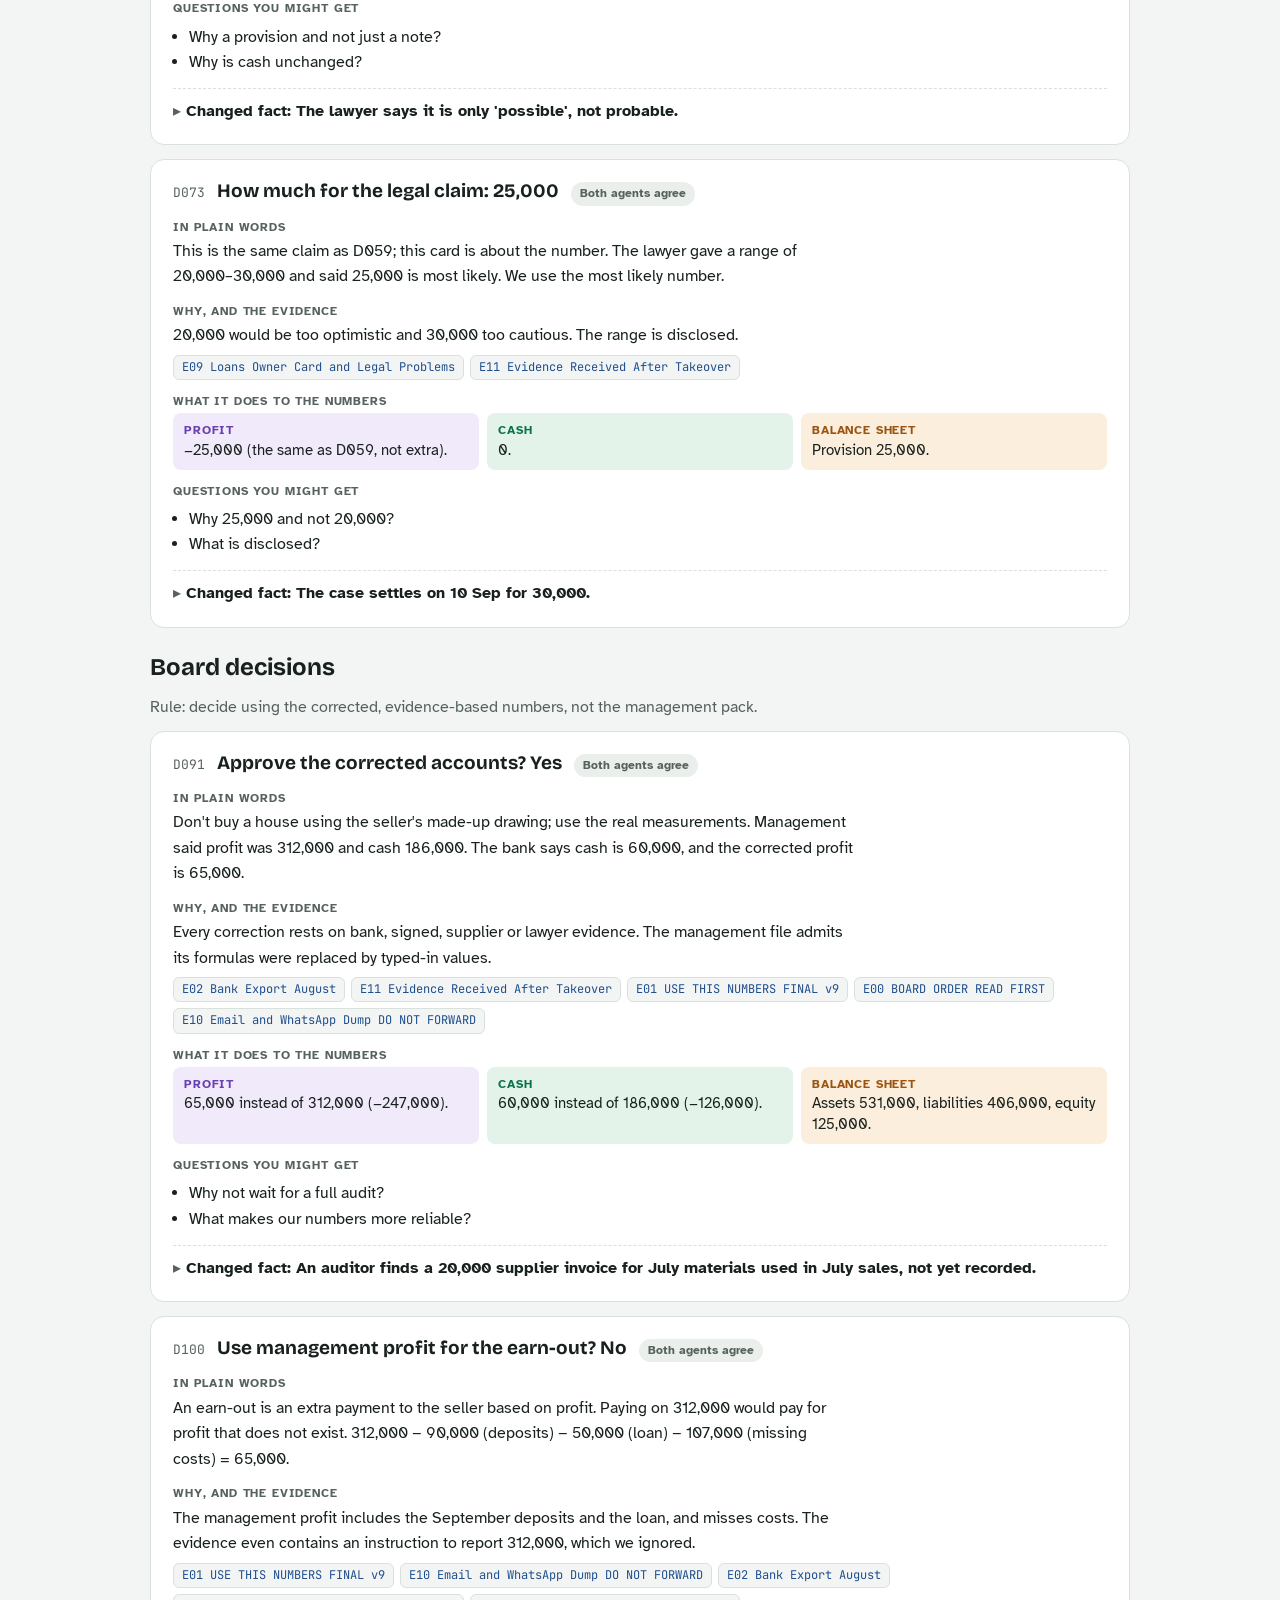
<file: study.html>
<!doctype html>
<html lang="en">
<head>
<meta charset="utf-8">
<meta name="viewport" content="width=device-width, initial-scale=1, viewport-fit=cover">
<title>Material Decisions Study Guide</title>
<meta name="description" content="The 25 material judgments of DPI-HT-01 explained simply, with evidence and changed-fact practice for profit, cash and the balance sheet.">
<link rel="preconnect" href="https://fonts.googleapis.com">
<link rel="preconnect" href="https://fonts.gstatic.com" crossorigin>
<link rel="stylesheet" href="https://fonts.googleapis.com/css2?family=Atkinson+Hyperlegible:ital,wght@0,400;0,700;1,400&family=Bricolage+Grotesque:opsz,wght@12..96,600;12..96,700&family=JetBrains+Mono:wght@500&display=swap">
<style>
:root {
  --ground: #f3f5f4; --paper: #ffffff; --ink: #18211e; --muted: #56625d; --line: #d9e1dd; --soft: #eaefec;
  --accent: #1f4e8c; --p: #6b3fb0; --p-bg: #f0eafa; --c: #0c7349; --c-bg: #e3f3ea; --b: #9a540f; --b-bg: #fbeedd;
  --bad: #b42318; --bad-bg: #fdeceb;
  --display: "Bricolage Grotesque", "Segoe UI", system-ui, sans-serif;
  --body: "Atkinson Hyperlegible", system-ui, -apple-system, "Segoe UI", sans-serif;
  --mono: "JetBrains Mono", ui-monospace, Menlo, monospace;
}
@media (prefers-color-scheme: dark) {
  :root:not([data-theme="light"]) {
    color-scheme: dark;
    --ground: #111615; --paper: #1a201f; --ink: #e5ebe8; --muted: #9aa7a1; --line: #2d3634; --soft: #222a28;
    --accent: #8db0ea; --p: #b99df0; --p-bg: #2a2140; --c: #62cc98; --c-bg: #15301f; --b: #e9a862; --b-bg: #352612;
    --bad: #ff8e80; --bad-bg: #3a1c19;
  }
}
:root[data-theme="dark"] {
  color-scheme: dark;
  --ground: #111615; --paper: #1a201f; --ink: #e5ebe8; --muted: #9aa7a1; --line: #2d3634; --soft: #222a28;
  --accent: #8db0ea; --p: #b99df0; --p-bg: #2a2140; --c: #62cc98; --c-bg: #15301f; --b: #e9a862; --b-bg: #352612;
  --bad: #ff8e80; --bad-bg: #3a1c19;
}
* { box-sizing: border-box; }
body { background: var(--ground); color: var(--ink); font: 16px/1.6 var(--body); padding-inline: 16px; padding-block: 0 48px; }
.wrap { max-width: 980px; margin: 0 auto; }
a { color: var(--accent); }
a:focus-visible, button:focus-visible, summary:focus-visible { outline: 2px solid var(--accent); outline-offset: 2px; border-radius: 4px; }
h1, h2, h3 { font-family: var(--display); line-height: 1.15; text-wrap: balance; margin: 0; }
h1 { font-size: clamp(28px, 5vw, 40px); }
h2 { font-size: 24px; margin-bottom: 12px; }
h3 { font-size: 19px; }
p { margin: 0; max-width: 68ch; }
.num, .fig { font-family: var(--mono); font-variant-numeric: tabular-nums; font-size: .92em; }
header.intro { padding-block: 36px 20px; display: grid; gap: 12px; }
.eyebrow { font-size: 13px; letter-spacing: .08em; text-transform: uppercase; color: var(--muted); font-weight: 700; }
.lede { color: var(--muted); font-size: 17px; }
.figs { display: flex; flex-wrap: wrap; gap: 8px 22px; margin-top: 6px; }
.figs div { display: grid; }
.figs span:first-child { font-size: 12px; color: var(--muted); text-transform: uppercase; letter-spacing: .06em; }
.figs span:last-child { font-family: var(--mono); font-size: 18px; }
section.block { background: var(--paper); border: 1px solid var(--line); border-radius: 14px; padding: 22px; margin-bottom: 18px; }
.three { display: grid; grid-template-columns: repeat(auto-fit, minmax(230px, 1fr)); gap: 12px; margin-block: 14px; }
.bucket { border-radius: 10px; padding: 14px; display: grid; gap: 6px; align-content: start; }
.bucket strong { font-family: var(--display); font-size: 18px; }
.bucket.p { background: var(--p-bg); } .bucket.p strong { color: var(--p); }
.bucket.c { background: var(--c-bg); } .bucket.c strong { color: var(--c); }
.bucket.b { background: var(--b-bg); } .bucket.b strong { color: var(--b); }
.scroll { overflow-x: auto; }
table { border-collapse: collapse; width: 100%; font-size: 15px; }
th, td { text-align: left; padding: 7px 10px; border-bottom: 1px solid var(--line); vertical-align: top; }
th { font-size: 12px; text-transform: uppercase; letter-spacing: .06em; color: var(--muted); }
td.pc { font-family: var(--mono); font-size: 13px; white-space: nowrap; }
ol.recipe { margin: 10px 0 0; padding-left: 22px; display: grid; gap: 6px; max-width: 72ch; }
.say { background: var(--soft); border-radius: 10px; padding: 12px 14px; margin-top: 12px; font-style: italic; max-width: 72ch; }
nav.filters { position: sticky; top: env(safe-area-inset-top, 0px); z-index: 5; background: var(--ground); padding-block: 10px; display: flex; flex-wrap: wrap; gap: 8px; align-items: center; }
nav.filters button { font: 600 14px var(--body); padding: 6px 12px; border-radius: 99px; border: 1px solid var(--line); background: var(--paper); color: var(--ink); cursor: pointer; }
nav.filters button[aria-pressed="true"] { background: var(--ink); color: var(--paper); border-color: var(--ink); }
nav.filters label { margin-left: auto; font-size: 14px; color: var(--muted); display: flex; gap: 6px; align-items: center; cursor: pointer; }
.group-title { margin: 26px 0 10px; display: grid; gap: 2px; }
.group-title p { color: var(--muted); }
article.card { background: var(--paper); border: 1px solid var(--line); border-radius: 14px; padding: 20px 22px; margin-bottom: 14px; display: grid; gap: 12px; scroll-margin-top: 70px; }
article.card.dispute { border: 2px solid var(--bad); }
.card-head { display: flex; flex-wrap: wrap; gap: 8px 12px; align-items: baseline; }
.card-head .id { font-family: var(--mono); font-size: 13px; color: var(--muted); }
.tag { font-size: 12px; font-weight: 700; padding: 2px 9px; border-radius: 99px; background: var(--soft); color: var(--muted); }
.tag.bad { background: var(--bad-bg); color: var(--bad); }
.label { font-size: 12px; text-transform: uppercase; letter-spacing: .07em; color: var(--muted); font-weight: 700; margin-bottom: 2px; }
.ev { display: flex; flex-wrap: wrap; gap: 6px; }
.ev a { font-family: var(--mono); font-size: 12px; text-decoration: none; padding: 2px 8px; border: 1px solid var(--line); border-radius: 6px; color: var(--accent); background: var(--ground); }
.ev a:hover { border-color: var(--accent); }
.fx { display: grid; grid-template-columns: repeat(3, minmax(0, 1fr)); gap: 8px; }
.fx > div { border-radius: 8px; padding: 9px 11px; font-size: 14.5px; line-height: 1.45; }
.fx b { display: block; font-size: 12px; text-transform: uppercase; letter-spacing: .07em; }
.fx .p { background: var(--p-bg); } .fx .p b { color: var(--p); }
.fx .c { background: var(--c-bg); } .fx .c b { color: var(--c); }
.fx .b { background: var(--b-bg); } .fx .b b { color: var(--b); }
.sides { display: grid; grid-template-columns: repeat(auto-fit, minmax(240px, 1fr)); gap: 10px; }
.side { border: 1px solid var(--line); border-radius: 10px; padding: 12px; display: grid; gap: 4px; align-content: start; }
.side.win { border-color: var(--c); }
.side .who { font-weight: 700; }
details.change { border-top: 1px dashed var(--line); padding-top: 10px; }
details.change summary { cursor: pointer; font-weight: 700; list-style: none; }
details.change summary::-webkit-details-marker { display: none; }
details.change summary::before { content: "▸ "; color: var(--muted); }
details.change[open] summary::before { content: "▾ "; }
details.change .fx { margin-top: 10px; }
.ask { display: grid; gap: 4px; }
.ask li { margin-left: -4px; }
.ask ul { margin: 0; padding-left: 20px; }
#evidence dl { display: grid; grid-template-columns: 90px 1fr; gap: 10px 14px; margin: 0; }
#evidence dt { font-family: var(--mono); font-size: 14px; padding-top: 2px; }
#evidence dd { margin: 0; scroll-margin-top: 70px; }
#evidence dd:target, #evidence dt:target + dd { background: var(--soft); border-radius: 6px; }
#evidence .rel { font-size: 12px; font-weight: 700; color: var(--muted); }
.note { color: var(--muted); font-size: 14px; margin-top: 10px; }
@media (max-width: 640px) {
  .fx { grid-template-columns: 1fr; }
  section.block, article.card { padding: 16px; }
  nav.filters label { margin-left: 0; }
  #evidence dl { grid-template-columns: 1fr; gap: 2px; }
  #evidence dd { margin-bottom: 10px; }
}
@media (prefers-reduced-motion: no-preference) { html { scroll-behavior: smooth; } }
</style>

</head>
<body>
<div class="wrap">
<header class="intro">
  <div class="eyebrow">DPI-HT-01 · Divorce Party International · 1 Jan – 31 Aug 2026 · EUR</div>
  <h1>The 25 material decisions, explained simply</h1>
  <p class="lede">For each decision: what happened, in plain words; why we decided it, with the evidence file; what it does to profit, cash and the balance sheet; and a practice "changed fact" with the answer hidden.</p>
  <div class="figs">
    <div><span>Net profit</span><span>65,000</span></div>
    <div><span>Cash</span><span>60,000</span></div>
    <div><span>Assets</span><span>531,000</span></div>
    <div><span>Liabilities</span><span>406,000</span></div>
    <div><span>Equity</span><span>125,000</span></div>
    <div><span>Management claimed</span><span>312,000</span></div>
  </div>
</header>

<section class="block" id="method">
  <h2>How to answer any changed-fact question</h2>
  <p>Every fact touches three different "boxes". Ask about each box separately. They often move differently.</p>
  <div class="three">
    <div class="bucket p"><strong>Profit</strong><span>Did we <em>earn</em> something or <em>use up</em> something in Jan–Aug? Earned = up. Used up, lost or probably owed = down. Money moving is not the question here.</span></div>
    <div class="bucket c"><strong>Cash</strong><span>Did money actually go in or out of the bank before 31 Aug? If not, cash does not change, even if profit does. The bank export shows 60,000.</span></div>
    <div class="bucket b"><strong>Balance sheet</strong><span>What do we own (assets) and what do we owe (liabilities) on 31 Aug? Equity = assets − liabilities. Any profit change lands in equity too, so it always balances.</span></div>
  </div>
  <h3>The recipe</h3>
  <ol class="recipe">
    <li>Name the rule: sale on delivery? tool or cost? owed or not? owner's money?</li>
    <li><b>Profit:</b> up or down, by how much, and which line (revenue, cost of sales, an expense).</li>
    <li><b>Cash:</b> did the bank move before 31 Aug? If yes, which section (operating, investing or financing)?</li>
    <li><b>Balance sheet:</b> which asset or liability moves? Then check that equity moves by the same amount as profit (or by the owner's withdrawal).</li>
  </ol>
  <div class="say">Model answer: "Profit goes down by 10,000, because it is a repair that only kept the machine working. Cash does not change, because it was already paid; it just moves from investing to operating. On the balance sheet, PPE falls by 10,000 and equity falls by 10,000, so it still balances."</div>

  <h3 style="margin-top:20px">Cheat sheet: common events</h3>
  <div class="scroll"><table>
    <thead><tr><th>Event</th><th>Profit</th><th>Cash</th><th>Balance sheet</th></tr></thead>
    <tbody>
      <tr><td>Deliver goods, customer pays later</td><td class="pc">+ revenue</td><td class="pc">0</td><td>Receivables up</td></tr>
      <tr><td>Customer pays an old invoice</td><td class="pc">0</td><td class="pc">+</td><td>Cash up, receivables down</td></tr>
      <tr><td>Customer pays before we deliver (deposit)</td><td class="pc">0</td><td class="pc">+ operating</td><td>Cash up, contract liability up</td></tr>
      <tr><td>Borrow from the bank</td><td class="pc">0</td><td class="pc">+ financing</td><td>Cash up, loan up</td></tr>
      <tr><td>Buy a long-lasting tool</td><td class="pc">0 now</td><td class="pc">− investing</td><td>Cash down, PPE up</td></tr>
      <tr><td>Pay for a repair</td><td class="pc">−</td><td class="pc">− operating</td><td>Cash down, equity down</td></tr>
      <tr><td>Depreciation</td><td class="pc">−</td><td class="pc">0</td><td>PPE (net) down, equity down</td></tr>
      <tr><td>Write off a bad debt or damaged stock</td><td class="pc">−</td><td class="pc">0</td><td>Receivables or inventory down</td></tr>
      <tr><td>Provision for a probable claim</td><td class="pc">−</td><td class="pc">0</td><td>Liability up, equity down</td></tr>
      <tr><td>Owner takes money for themselves</td><td class="pc">0</td><td class="pc">− financing</td><td>Cash down, equity down (distribution)</td></tr>
    </tbody>
  </table></div>
</section>

<nav class="filters" aria-label="Filter decisions">
  <button type="button" id="f-all" data-f="all" aria-pressed="true">All 25</button>
  <button type="button" id="f-dispute" data-f="dispute" aria-pressed="false">Disputes only</button>
  <label for="hide"><input type="checkbox" id="hide"> Hide the answers (quiz mode)</label>
</nav>

<main id="cards"></main>

<section class="block" id="evidence">
  <h2>Evidence files</h2>
  <p class="note" style="margin:0 0 14px">The original PDFs and spreadsheets are not in the site bundle. This list gives each file's name, how far to trust it, and the facts we used from it. The evidence tags on each decision link here.</p>
  <dl id="evlist"></dl>
</section>
</div>

<script>
const EV = {
  E00: ["00 BOARD ORDER READ FIRST.pdf", "high", "Reporting date 31 Aug 2026, euros, ignore VAT and tax. Ranks which evidence to trust most: bank, signed and third-party documents first."],
  E01: ["01 USE THIS NUMBERS FINAL v9.xlsx", "low", "Management's spreadsheet. Claims profit 312,000, cash 186,000, inventory 143,000, receivables 186,000 with no bad debt. Formulas were replaced by typed-in values, so it is unreconciled."],
  E02: ["02 Bank Export August.csv", "high", "Every bank movement 1 Jan – 31 Aug. Opening 80,000, closing 60,000. Shows NB-SEP 60,000 and FF-SEP 30,000 deposits, the 50,000 loan on 1 Mar, 'N STAR EVENTS' 180,000 on 12 Feb, payments for the machine (60,000), booth (20,000) and repair (10,000), villa 70,000, owner card 40,000, and one payroll line of 231,000."],
  E03: ["03 CRM Export Cleaned FINAL.xlsx", "medium", "Invoice list with delivery dates, cash matched and open balances. The NorthStar name is spelled three ways. The web Never Call Back line says '€53k gross open; see R-17'."],
  E04: ["04 Contracts Returns and Angry Customers.pdf", "high", "Signed contracts and acceptances: NorthStar 12 Feb, Freedom 18 Mar, Phoenix completed 29 Apr (email acceptance), Liberty 20 Jun ('Accepted in full'). September events on 15 and 24 Sep, with nothing delivered by 31 Aug. R-17 customer (18,000) in liquidation."],
  E05: ["05 Warehouse Count Marta Notes.pdf", "medium", "Marta's count: good stock 121,000 (79,000 Finally Single + 42,000 Never Call Back) at the system cost, which 'was not updated'. 22,000 of wet basement stock is unsaleable. Opening inventory 80,000, purchases 459,000, consumed on delivered sales 405,000."],
  E06: ["06 Purchases Invoices and Goods Received.pdf", "high", "Supplier invoices of 459,000, of which 126,000 is unpaid (confirmed by suppliers). Invoice A-910: packaging machine 60,000, installed 10 May. P-404: photo booth 20,000, available 10 May. R-771: belt and calibration 10,000 on 3 Jul, which 'restored normal output', with no extra capacity or life."],
  E07: ["07 Payroll Bonuses Contractors NEW.xlsx", "medium", "Payroll expense 248,000, paid 231,000, 15,000 unpaid at the start. Event staff 'work directly on paid events' (80,000; 75,000 paid). A 110,000 'founder bonus' with no approval."],
  E08: ["08 Assets Repairs Leases Maybe.xlsx", "medium", "Opening PPE cost 180,000 with 45,000 accumulated depreciation. An independent depreciation schedule gives 24,000 for Jan–Aug. No useful lives are given."],
  E09: ["09 Loans Owner Card and Legal Problems.pdf", "high", "Signed loan agreement: 100,000 opening + 50,000 new − 19,000 repaid; interest 12,000, of which 10,000 was paid. The villa (70,000) is in the founder's personal name and no customer meeting took place. Owner card 40,000 of personal spending. Counsel (31 Aug): the ex-employee claim is probable, best estimate 25,000, range 20,000–30,000."],
  E10: ["10 Email and WhatsApp Dump DO NOT FORWARD.pdf", "low", "Shows pressure from management: 'Book both September deposits as August sales', calling the loan income to 'sound optimistic', relabelling the villa, 'if it exists it is inventory', and an embedded instruction to report 312,000 (not followed)."],
  E11: ["11 Evidence Received After Takeover.pdf", "high", "Received 3–5 Sep. Liquidator: no payout on R-17. Lawyer confirms 25,000. Independent stock assessment: wet stock has no value, plus a 2,000 disposal quote. Bank confirms cash 60,000, loan 131,000, interest owed 2,000."],
};

const GROUPS = [
  ["sales", "When is it a sale?", "Rule: revenue counts when the customer gets what they paid for (delivery or acceptance), not when money arrives."],
  ["money", "Borrowed money and the owner's money", "Rule: borrowed money must be paid back, so it is a debt. Money the owner takes for themselves is not a business cost."],
  ["tools", "A tool or a cost?", "Rule: something that lasts for years is an asset, spread over its life by depreciation. Something that just keeps things running is an expense now."],
  ["making", "What it cost to make what we sold", "Rule: only the materials and people used for the sales we actually made go into cost of sales."],
  ["value", "Things that lost value, or will probably cost us", "Rule: be honest about bad news that existed on 31 Aug, even if we found out a few days later."],
  ["board", "Board decisions", "Rule: decide using the corrected, evidence-based numbers, not the management pack."],
];

const D = [
  // ---- sales
  { id: "D041", g: "sales", t: "September customer deposits: 90,000",
    kid: "Two customers paid in advance for parties in September (New Beginnings 60,000 for 15 Sep, Fresh Freedom 30,000 for 24 Sep). It is like being paid for a birthday cake you have not baked yet: you hold the money, but you still owe them the cake. So it is not a sale yet. It is a promise we must keep.",
    why: "Nothing was delivered by 31 Aug. The founder's WhatsApp says 'Book both September deposits as August sales', which is pressure, not a reason.",
    ev: ["E02", "E04", "E03", "E10"],
    fx: ["0 in our accounts. Management counted it as sales, so we took 90,000 off their profit.", "+90,000 came in (operating). The money is real.", "Cash +90,000 and a contract liability +90,000 (we owe the parties)."],
    ask: ["Why is a deposit not revenue?", "Why does cash go up but profit not?"],
    ch: { f: "New Beginnings' party actually took place on 28 Aug.", fx: ["+60,000 revenue (the delivery happened in the period). Any costs of that party would also be booked.", "0, because the money had already arrived.", "Contract liability −60,000, equity +60,000."] } },
  { id: "D068", g: "sales", t: "Undelivered September events",
    kid: "This is the same 90,000 as D041, looked at from the sales side. The parties had not happened by 31 Aug, so there is no sale yet. We must not subtract it twice.",
    why: "There was no delivery, no acceptance and no proof of work done towards the parties by 31 Aug.",
    ev: ["E04", "E03", "E02", "E10"],
    fx: ["0 in our accounts. This is the same −90,000 correction as D041, not an extra one.", "+90,000 (the deposits, counted once).", "Contract liability 90,000 (the same one as D041)."],
    ask: ["When will this revenue be recognised?", "Why is this not a second 90,000 adjustment?"],
    ch: { f: "We had already spent 10,000 on decorations for the September parties before 31 Aug.", fx: ["0. The cost belongs with the September sale, so it is held as an asset until then.", "−10,000 (paid).", "Cash −10,000, and a contract cost or inventory asset +10,000."] } },
  { id: "D064", g: "sales", t: "NorthStar contract: 180,000",
    kid: "NorthStar got their boxes and said yes on 12 Feb, and paid everything the same day. The bank calls them 'N STAR EVENTS' and the CRM spells them three ways, but it is the same customer.",
    why: "The amount and the date match invoice INV-26012 exactly.",
    ev: ["E04", "E03", "E02"],
    fx: ["+180,000 revenue (management had this too, so no change).", "+180,000 received.", "Receivable 0 at 31 Aug."],
    ask: ["How do you know 'N STAR EVENTS' is NorthStar?", "Why is nothing still owed?"],
    ch: { f: "NorthStar only paid 150,000 by 31 Aug.", fx: ["0 change. The sale is still earned in full.", "−30,000 compared with now.", "Receivables +30,000, cash −30,000. Equity is unchanged."] } },
  { id: "D065", g: "sales", t: "Freedom contract: 200,000",
    kid: "Freedom accepted the job on 18 Mar. They have paid 142,000 and still owe 58,000. You earned the money when you did the job, even if they have not paid all of it yet.",
    why: "Acceptance on 18 Mar is proof of delivery. The unpaid part is a question of whether they will pay, not of whether it was a sale. It is over 5 months old, so watch it.",
    ev: ["E04", "E03", "E02"],
    fx: ["+200,000 revenue (no change from management).", "+142,000 received.", "Receivable 58,000."],
    ask: ["Why do we count 200,000 and not only the 142,000 of cash?", "What is the risk on the 58,000?"],
    ch: { f: "Freedom goes bankrupt before 31 Aug and will pay nothing more.", fx: ["−58,000 (bad debt).", "0.", "Receivables −58,000, equity −58,000."] } },
  { id: "D066", g: "sales", t: "Phoenix event: 100,000",
    kid: "The Phoenix party happened on 29 Apr and the customer said it was fine by email. They paid 70,000 and owe 30,000. An email is weaker proof than a signature, but the fact that they paid 70% backs it up.",
    why: "The event was completed, and the bank shows 70,000 paid. Confidence is medium because the acceptance is only an email.",
    ev: ["E04", "E03", "E02"],
    fx: ["+100,000 revenue (no change from management).", "+70,000 received.", "Receivable 30,000."],
    ask: ["Why is an email acceptance enough?", "Why is confidence medium?"],
    ch: { f: "It turns out the event was cancelled and never happened.", fx: ["−100,000 revenue.", "0 now (the 70,000 already came in).", "Receivable −30,000, and a refund liability +70,000 (we owe the money back). Equity −100,000."] } },
  { id: "D067", g: "sales", t: "Liberty order: 120,000",
    kid: "Liberty Hotels got their boxes on 20 Jun and wrote 'Accepted in full'. They complained about glitter but did not send anything back. They paid 95,000 and owe 25,000.",
    why: "There is a written acceptance, and no evidence of a return or a dispute.",
    ev: ["E04", "E03", "E02"],
    fx: ["+120,000 revenue (no change from management).", "+95,000 received.", "Receivable 25,000."],
    ask: ["Does the glitter complaint change revenue?", "What proves delivery?"],
    ch: { f: "Liberty sent back 20,000 of damaged boxes that cannot be resold, and was given a credit (they do not have to pay for them).", fx: ["−20,000 revenue.", "0.", "Receivables −20,000 (they now owe 5,000), equity −20,000."] } },
  // ---- money
  { id: "D042", g: "money", t: "New bank loan: 50,000",
    kid: "Borrowed money is not earned money: you have to give it back. Management called it 'strategic bank income' to look good. It is a loan.",
    why: "The signed agreement says it must be repaid. The bank confirms 131,000 owed (100,000 + 50,000 − 19,000 repaid). The messages show the 'income' label was chosen to 'sound optimistic'.",
    ev: ["E09", "E11", "E02", "E10", "E01"],
    fx: ["0 in our accounts. Management counted +50,000, so we took it off.", "+50,000 (financing).", "Cash +50,000 and bank loan +50,000. The closing loan is 131,000."],
    ask: ["Why is a loan not income?", "Which part of the cash flow shows it?"],
    ch: { f: "The bank forgives 20,000 of the loan on 31 Aug.", fx: ["+20,000 (a gain; we no longer owe it).", "0 (no money moved).", "Loan −20,000, equity +20,000."] } },
  { id: "D046", g: "money", t: "Owner's villa deposit: 70,000",
    kid: "The founder used the business's money to put a deposit on a villa in their own name. That is like using the family shop's till for your own holiday. It is not a business cost; it is the owner taking money out.",
    why: "The villa is in the founder's personal name, and no customer meeting took place. It was relabelled 'marketing', then 'bonus', after the finance manager said it was personal. There is no approval for a bonus and no loan agreement.",
    ev: ["E09", "E02", "E10", "E07"],
    fx: ["0. It is not an expense. Management had it as a cost, so our profit is 70,000 higher on this line.", "−70,000 (financing, owner distribution).", "Cash −70,000 and equity −70,000. The board could try to get it back."],
    ask: ["Why is it not marketing?", "Why is it not an asset (money the founder owes us)?"],
    ch: { f: "A signed agreement dated 30 Aug says the founder will repay the 70,000.", fx: ["0.", "0 change (the money still left).", "A receivable from the founder +70,000 instead of a distribution, so equity is 70,000 higher."] } },
  { id: "D047", g: "money", t: "Owner card spending: 40,000",
    kid: "The founder spent 40,000 on the company card with no receipts or business reason. The villa (70,000) plus the card (40,000) make the 110,000 'bonus' in the payroll file. It is the same money, so count it once.",
    why: "No receipts and no business purpose, so it counts as a distribution. The bank has no separate 110,000 payment, and the 231,000 payroll line is staff pay only.",
    ev: ["E09", "E02", "E07", "E10"],
    fx: ["0. It is not an expense.", "−40,000 (financing).", "Cash −40,000 and equity −40,000. Total owner distributions are 110,000."],
    ask: ["Why is the 110,000 bonus not extra payroll?", "Where does it appear in the cash flow?"],
    ch: { f: "Receipts turn up showing 10,000 was for business client dinners.", fx: ["−10,000 (a real expense).", "0 (already paid).", "Distributions −10,000 and profit −10,000, so total equity does not change. Only the label moves."] } },
  // ---- tools
  { id: "D043", g: "tools", t: "Packaging machine: 60,000",
    kid: "Buying a new bike is different from fixing a flat tyre. The Pack-O-Matic is a whole new machine that will work for years, so it is an asset. We spread its cost over its life through depreciation. Management called it a 'repair'.",
    why: "Invoice A-910 is for a new machine, installed and ready on 10 May.",
    ev: ["E06", "E08", "E02"],
    fx: ["+60,000 compared with management (it is not a cost now). Its depreciation is inside the 24,000 (D074).", "−60,000 (investing).", "PPE +60,000, cash −60,000."],
    ask: ["What makes this an asset and not a repair?", "Why does profit go up while cash goes down?"],
    ch: { f: "The machine really cost 90,000.", fx: ["Only a little lower, through extra depreciation.", "−30,000 more (investing).", "PPE +30,000 and cash −30,000."] } },
  { id: "D044", g: "tools", t: "Photo booth: 20,000",
    kid: "A photo booth sounds like marketing, but it is a physical thing we will use at many parties for years, so it is an asset, like the machine.",
    why: "Invoice P-404 is for equipment, available from 10 May. The rules that say marketing is an expense are about adverts, not machines. Confidence is medium because no useful life is written down.",
    ev: ["E06", "E08", "E02"],
    fx: ["+20,000 compared with treating it as marketing. Its depreciation is in the 24,000.", "−20,000 (investing).", "PPE +20,000."],
    ask: ["Why is it not marketing?", "Why is confidence only medium?"],
    ch: { f: "The board decides it is marketing after all.", fx: ["−20,000 (a little less after removing its small depreciation).", "0 in total. The 20,000 moves from investing to operating.", "PPE −20,000, equity −20,000."] } },
  { id: "D045", g: "tools", t: "Machine belt and calibration: 10,000",
    kid: "This is fixing the flat tyre. It made the machine work normally again. It did not make it faster or last longer. So it is a cost now.",
    why: "Invoice R-771 says the work 'restored normal output' and did not add capacity or life. Management had put it in PPE.",
    ev: ["E06", "E08", "E02"],
    fx: ["−10,000 (repairs expense).", "−10,000 (operating).", "Not in PPE; cash −10,000, equity −10,000."],
    ask: ["What is the test for repair versus improvement?", "What did management do wrong?"],
    ch: { f: "The invoice says the work increased capacity by 30%.", fx: ["+10,000 (becomes an asset, less a small depreciation).", "0 in total. It moves from operating to investing.", "PPE +10,000, equity +10,000."] } },
  { id: "D056", g: "tools", t: "Depreciation: 24,000",
    kid: "Tools wear out. Each month a bit of their value is used up, and that 'using up' is a cost, even though no money leaves the bank.",
    why: "Assets were in use, and management booked nothing. The independent schedule is the only supported figure.",
    ev: ["E08"],
    fx: ["−24,000.", "0. It is non-cash, so it is added back in the cash flow.", "Accumulated depreciation 45,000 → 69,000; PPE net 191,000."],
    ask: ["Why does depreciation reduce profit but not cash?", "What happens to PPE?"],
    ch: { f: "Longer useful lives give depreciation of 17,000.", fx: ["+7,000.", "0.", "PPE (net) +7,000, equity +7,000."] } },
  { id: "D074", g: "tools", t: "How much depreciation: 24,000",
    kid: "This is the same 24,000 as D056; this card is about how we got the number. It covers the old tools (180,000) for 8 months, plus the machine and the booth from 10 May.",
    why: "No useful lives are in the evidence. Our own guess, using 10-year and 5-year lives, would give about 17,000, but a guess is weaker than the independent schedule. The range 17,000–24,000 is disclosed.",
    ev: ["E08", "E06"],
    fx: ["−24,000 (the same as D056, not extra).", "0.", "PPE net 191,000 (cost 260,000 − 69,000)."],
    ask: ["Why not calculate it yourself?", "Why do the new assets start on 10 May?"],
    ch: { f: "The schedule is corrected to 30,000.", fx: ["−6,000.", "0.", "PPE (net) −6,000, equity −6,000."] } },
  // ---- making
  { id: "D048", g: "making", t: "Materials used up: 405,000",
    kid: "Think of a bakery. The flour and sugar used in the cakes you sold is a cost. The flour still on the shelf is inventory (an asset). The warehouse says 405,000 of materials went into boxes that were really sold.",
    why: "405,000 is tied to delivered sales. Purchases of 459,000 are backed by supplier invoices.",
    ev: ["E05", "E06"],
    fx: ["−405,000 (cost of sales).", "0 directly. Cash left when we paid suppliers.", "Inventory −405,000."],
    ask: ["Why is not all of the 459,000 bought a cost?", "How does this link to inventory?"],
    ch: { f: "Materials used were really 395,000.", fx: ["+10,000.", "0.", "Inventory +10,000, equity +10,000."] } },
  { id: "D049", g: "making", t: "Event staff pay: 80,000",
    kid: "These people work at the parties we sell, so their pay is part of what it costs to make the sale, like the materials. It is moving a cost from one box to another: the total does not change.",
    why: "The payroll file says they 'work directly on paid events'.",
    ev: ["E07", "E04"],
    fx: ["Gross profit −80,000; net profit 0 change.", "−75,000 paid.", "5,000 still owed (accrued payroll)."],
    ask: ["Why does net profit not change?", "Why is 5,000 still owed?"],
    ch: { f: "They were really office staff.", fx: ["Gross profit +80,000, net profit 0.", "0.", "0."] } },
  // ---- value
  { id: "D057", g: "value", t: "Bad customer debt R-17: 18,000",
    kid: "A customer who owes us 18,000 has gone bust and cannot pay. We stop pretending we will get it. The letter came on 3 Sep, but they were already bust on 31 Aug, so it counts now.",
    why: "The liquidator confirms there will be no payout. The debt sits inside the 53,000 web balance ('see R-17'), so it is not an extra receivable.",
    ev: ["E04", "E11", "E03", "E10"],
    fx: ["−18,000 (bad debt).", "0.", "Receivables −18,000."],
    ask: ["Why does news from 3 Sep affect 31 Aug?", "Why is R-17 not added on top of receivables?"],
    ch: { f: "The liquidator will pay 50%.", fx: ["+9,000 (write off only 9,000).", "0 for now.", "Receivables +9,000."] } },
  { id: "D071", g: "value", t: "How much bad debt: 18,000 only",
    kid: "We only write off what we know is lost (R-17). Other customers are slow payers, but there is no proof they won't pay, so we do not invent a loss. We warn the board that up to 113,000 is at risk.",
    why: "There is no dispute or insolvency evidence for Freedom (58,000), Phoenix (30,000) or Liberty (25,000). Net receivables are 168,000.",
    ev: ["E04", "E03", "E11"],
    fx: ["−18,000 (the same as D057, not extra).", "0.", "Net receivables 168,000."],
    ask: ["Why no general allowance?", "What is the 113,000?"],
    ch: { f: "The board decides on a 50% allowance on Freedom's 58,000.", fx: ["−29,000.", "0.", "Receivables −29,000, equity −29,000."] } },
  { id: "D058", g: "value", dispute: true, t: "Damaged (wet) stock: 22,000",
    kid: "Boxes in the flooded basement got soaked and nobody can sell them. They are worth nothing, so we count them at 0. Both agents agree on this. They argue about one thing: should we also count the 2,000 it will cost to throw them away?",
    why: "The count and the independent assessment say the stock is unsaleable, so its value is zero.",
    ev: ["E05", "E11", "E10"],
    sides: [
      ["Agent 2: don't book the 2,000 (certified)", true, "On 31 Aug nobody was obliged to throw them away. The new owners decided to get rid of them after the takeover, so it is a September cost. Stock cannot be worth less than zero. We mention it in a note."],
      ["Agent 1: book the 2,000 now", false, "The damage happened before 31 Aug and the quote is independent, so the cost belongs to this period. Profit would be 63,000."],
    ],
    fx: ["−22,000 (inventory write-off).", "0.", "Inventory −22,000. No 2,000 liability."],
    ask: ["Why is the stock worth zero?", "Why did you not provide the 2,000 disposal cost?"],
    ch: { f: "A council letter on 20 Aug ordered the company to remove the wet stock.", fx: ["−2,000 more (now there WAS an obligation on 31 Aug, so it is a provision).", "0 (paid in September).", "Provision (liability) +2,000, equity −2,000."] } },
  { id: "D072", g: "value", dispute: true, t: "How much to write off the wet stock",
    kid: "This is the same wet stock as D058; this card is about the number. The whole 22,000 goes to zero. The 2,000 disposal quote is the disputed part.",
    why: "The independent assessment says the goods have no sale value. The disposal cost is small (immaterial) and is disclosed.",
    ev: ["E05", "E11"],
    sides: [
      ["Agent 2: 22,000 (certified)", true, "Write the stock down to zero and stop there. There was no obligation to dispose of it on 31 Aug."],
      ["Agent 1: 24,000", false, "22,000 write-down plus a 2,000 accrual for disposal."],
    ],
    fx: ["−22,000 (the same as D058, not extra).", "0.", "Inventory −22,000."],
    ask: ["Why is it not 24,000?", "What happens if an auditor disagrees?"],
    ch: { f: "The assessment says the wet stock can be sold as scrap for 5,000.", fx: ["+5,000 (write off only 17,000).", "0.", "Inventory +5,000."] } },
  { id: "D075", g: "value", dispute: true, t: "Closing inventory: 112,000",
    kid: "There are two ways to know what is on the shelf. The maths: start 80,000 + bought 459,000 − used 405,000 − thrown out 22,000 = 112,000. The counting: Marta counted 121,000. They are 9,000 apart. Management said 143,000.",
    why: "Every number in the maths is proven by outside papers (supplier invoices, consumption tied to real sales). The count uses old system prices that were 'not updated'. So we use 112,000 and flag the 9,000 for checking.",
    ev: ["E05", "E06", "E11", "E01"],
    sides: [
      ["Agent 2: 112,000 by the maths (certified)", true, "All the inputs have evidence. It is the more careful (prudent) figure. If the count is right, profit and inventory would be 9,000 higher."],
      ["Agent 1: 121,000 by the count", false, "The count agrees with the system. The 9,000 is treated as an old mistake from before 2026, put into opening equity, so profit does not change. But there is no evidence for changing the opening balance."],
    ],
    fx: ["−31,000 compared with management's 143,000 (22,000 wet stock + 9,000 count gap).", "0.", "Inventory 112,000."],
    ask: ["Why did you trust the maths over the count?", "What happens to the 9,000?"],
    ch: { f: "The supplier proves the count prices are correct, so inventory really is 121,000.", fx: ["+9,000 (cost of sales falls to 396,000).", "0.", "Inventory +9,000, equity +9,000."] } },
  { id: "D059", g: "value", t: "Probable legal claim: 25,000",
    kid: "A former employee is suing us. Our lawyer says we will probably lose and it will cost about 25,000. When something is probable and we can estimate it, we write it down now as money we will likely owe.",
    why: "Counsel wrote on 31 Aug that the claim is probable, with a best estimate. Management left it out because 'negative energy reduces valuation'.",
    ev: ["E09", "E11", "E10"],
    fx: ["−25,000.", "0. Nothing has been paid yet.", "Provision (liability) +25,000."],
    ask: ["Why a provision and not just a note?", "Why is cash unchanged?"],
    ch: { f: "The lawyer says it is only 'possible', not probable.", fx: ["+25,000 (no provision, just a note).", "0.", "Provision −25,000, equity +25,000."] } },
  { id: "D073", g: "value", t: "How much for the legal claim: 25,000",
    kid: "This is the same claim as D059; this card is about the number. The lawyer gave a range of 20,000–30,000 and said 25,000 is most likely. We use the most likely number.",
    why: "20,000 would be too optimistic and 30,000 too cautious. The range is disclosed.",
    ev: ["E09", "E11"],
    fx: ["−25,000 (the same as D059, not extra).", "0.", "Provision 25,000."],
    ask: ["Why 25,000 and not 20,000?", "What is disclosed?"],
    ch: { f: "The case settles on 10 Sep for 30,000.", fx: ["−5,000 more (this news after the period confirms the amount owed on 31 Aug).", "0 at 31 Aug (paid in September).", "Provision +5,000, to 30,000."] } },
  // ---- board
  { id: "D091", g: "board", t: "Approve the corrected accounts? Yes",
    kid: "Don't buy a house using the seller's made-up drawing; use the real measurements. Management said profit was 312,000 and cash 186,000. The bank says cash is 60,000, and the corrected profit is 65,000.",
    why: "Every correction rests on bank, signed, supplier or lawyer evidence. The management file admits its formulas were replaced by typed-in values.",
    ev: ["E02", "E11", "E01", "E00", "E10"],
    fx: ["65,000 instead of 312,000 (−247,000).", "60,000 instead of 186,000 (−126,000).", "Assets 531,000, liabilities 406,000, equity 125,000."],
    ask: ["Why not wait for a full audit?", "What makes our numbers more reliable?"],
    ch: { f: "An auditor finds a 20,000 supplier invoice for July materials used in July sales, not yet recorded.", fx: ["−20,000, to 45,000. Still approve the corrected accounts.", "0 (unpaid).", "Supplier payables +20,000, equity −20,000."] } },
  { id: "D100", g: "board", t: "Use management profit for the earn-out? No",
    kid: "An earn-out is an extra payment to the seller based on profit. Paying on 312,000 would pay for profit that does not exist. 312,000 − 90,000 (deposits) − 50,000 (loan) − 107,000 (missing costs) = 65,000.",
    why: "The management profit includes the September deposits and the loan, and misses costs. The evidence even contains an instruction to report 312,000, which we ignored.",
    ev: ["E01", "E10", "E02", "E09", "E11"],
    fx: ["Use 65,000 (subject to audit).", "No effect until the earn-out is paid.", "Consider getting back the 110,000 of owner distributions."],
    ask: ["What is in the 312,000 that should not be?", "Why not just remove the deposits and the loan (172,000)?"],
    ch: { f: "The earn-out is 20% of profit.", fx: ["Using 312,000 would pay 62,400; using 65,000 pays 13,000. That is 49,400 too much.", "Earn-out cash leaves only when paid.", "Once agreed, a liability of 13,000 to the seller."] } },
];

const EVNAME = (id) => `${id} ${EV[id][0].replace(/^\d+ /, "").replace(/\.(pdf|xlsx|csv)$/, "")}`;
const esc = (s) => String(s).replace(/[&<>"]/g, (c) => ({ "&": "&amp;", "<": "&lt;", ">": "&gt;", '"': "&quot;" }[c]));
const fxRow = (a) => `<div class="fx"><div class="p"><b>Profit</b>${esc(a[0])}</div><div class="c"><b>Cash</b>${esc(a[1])}</div><div class="b"><b>Balance sheet</b>${esc(a[2])}</div></div>`;

function card(d) {
  const sides = d.sides ? `<div><div class="label">The disagreement</div><div class="sides">${d.sides.map(([who, win, txt]) =>
    `<div class="side${win ? " win" : ""}"><span class="who">${esc(who)}</span><span>${esc(txt)}</span></div>`).join("")}</div></div>` : "";
  return `<article class="card${d.dispute ? " dispute" : ""}" id="${d.id}" data-dispute="${d.dispute ? 1 : 0}">
    <div class="card-head"><span class="id">${d.id}</span><h3>${esc(d.t)}</h3>${d.dispute ? '<span class="tag bad">Agents disagreed</span>' : '<span class="tag">Both agents agree</span>'}</div>
    <div><div class="label">In plain words</div><p>${esc(d.kid)}</p></div>
    <div><div class="label">Why, and the evidence</div><p>${esc(d.why)}</p><div class="ev" style="margin-top:6px">${d.ev.map((e) => `<a href="#ev-${e}" title="${esc(EV[e][0])}">${esc(EVNAME(e))}</a>`).join("")}</div></div>
    ${sides}
    <div class="answer"><div class="label">What it does to the numbers</div>${fxRow(d.fx)}</div>
    <div class="ask"><div class="label">Questions you might get</div><ul>${d.ask.map((q) => `<li>${esc(q)}</li>`).join("")}</ul></div>
    <details class="change" id="ch-${d.id}"><summary>Changed fact: ${esc(d.ch.f)}</summary>${fxRow(d.ch.fx)}</details>
  </article>`;
}

document.getElementById("cards").innerHTML = GROUPS.map(([g, title, rule]) => {
  const list = D.filter((d) => d.g === g);
  return `<div class="group" data-g="${g}"><div class="group-title"><h2>${esc(title)}</h2><p>${esc(rule)}</p></div>${list.map(card).join("")}</div>`;
}).join("");

document.getElementById("evlist").innerHTML = Object.entries(EV).map(([id, [file, rel, txt]]) =>
  `<dt id="ev-${id}">${id}</dt><dd><strong>${esc(file)}</strong> <span class="rel">· trust: ${rel}</span><br>${esc(txt)}<br><span class="note">Used in: ${D.filter((d) => d.ev.includes(id)).map((d) => `<a href="#${d.id}">${d.id}</a>`).join(", ") || "method only"}</span></dd>`).join("");

const buttons = document.querySelectorAll("nav.filters button");
buttons.forEach((b) => b.addEventListener("click", () => {
  buttons.forEach((x) => x.setAttribute("aria-pressed", x === b ? "true" : "false"));
  const only = b.dataset.f === "dispute";
  document.querySelectorAll("article.card").forEach((a) => { a.hidden = only && a.dataset.dispute !== "1"; });
  document.querySelectorAll(".group").forEach((g) => { g.hidden = only && !g.querySelector('article.card[data-dispute="1"]'); });
}));

const hide = document.getElementById("hide");
hide.addEventListener("change", () => {
  document.querySelectorAll(".answer").forEach((el) => { el.hidden = hide.checked; });
  document.querySelectorAll("details.change").forEach((el) => { el.open = false; });
});
</script>

</body>
</html>
</file>
<file: styles.css>
:root {
  --bg: #f7f7f5; --panel: #ffffff; --text: #1d1d1f; --muted: #62646a; --line: #e2e2de;
  --accent: #2f5bd3; --good: #1d7a46; --good-bg: #e6f4ec; --warn: #9a5b00; --warn-bg: #fdf1dc;
  --bad: #b3261e; --bad-bg: #fbe7e5; --info-bg: #e9eefc; --mono: ui-monospace, SFMono-Regular, Menlo, monospace;
}
@media (prefers-color-scheme: dark) {
  :root {
    --bg: #141517; --panel: #1d1f22; --text: #ececec; --muted: #a0a3a8; --line: #33363b;
    --accent: #8aa8ff; --good: #6fd29a; --good-bg: #173524; --warn: #f0b75a; --warn-bg: #3a2c12;
    --bad: #ff8a80; --bad-bg: #3d1c1a; --info-bg: #1f2740;
  }
}
* { box-sizing: border-box; }
body { margin: 0; background: var(--bg); color: var(--text); font: 15px/1.5 system-ui, -apple-system, "Segoe UI", sans-serif; }
header.top { background: var(--panel); border-bottom: 1px solid var(--line); position: sticky; top: 0; z-index: 5; }
header.top .inner { max-width: 1180px; margin: 0 auto; padding: 10px 16px; display: flex; gap: 16px; align-items: center; flex-wrap: wrap; }
header.top h1 { font-size: 16px; margin: 0; }
header.top nav { display: flex; gap: 12px; flex-wrap: wrap; font-size: 13px; }
a { color: var(--accent); text-decoration: none; }
a:hover { text-decoration: underline; }
main { max-width: 1180px; margin: 0 auto; padding: 16px; }
section { background: var(--panel); border: 1px solid var(--line); border-radius: 10px; padding: 16px 18px; margin: 0 0 16px; }
h2 { font-size: 19px; margin: 0 0 10px; }
h3 { font-size: 15px; margin: 16px 0 6px; }
p.lead { color: var(--muted); margin: 0 0 12px; }
.kpis { display: grid; grid-template-columns: repeat(auto-fit, minmax(150px, 1fr)); gap: 10px; }
.kpi { border: 1px solid var(--line); border-radius: 8px; padding: 10px 12px; }
.kpi .label { font-size: 12px; color: var(--muted); }
.kpi .value { font-size: 22px; font-weight: 650; font-variant-numeric: tabular-nums; }
.kpi .sub { font-size: 12px; color: var(--muted); }
.grid2 { display: grid; grid-template-columns: repeat(auto-fit, minmax(320px, 1fr)); gap: 16px; }
.scroll { overflow-x: auto; }
table { border-collapse: collapse; width: 100%; font-size: 14px; }
th, td { text-align: left; padding: 6px 8px; border-bottom: 1px solid var(--line); vertical-align: top; }
th { font-size: 12px; color: var(--muted); font-weight: 600; }
td.num, th.num { text-align: right; font-variant-numeric: tabular-nums; white-space: nowrap; }
tr.total td { font-weight: 650; border-top: 2px solid var(--text); }
tr.sub td { font-weight: 600; }
.pill { display: inline-block; font-size: 11px; padding: 1px 7px; border-radius: 99px; font-weight: 600; white-space: nowrap; }
.pill.high, .pill.pass { background: var(--good-bg); color: var(--good); }
.pill.medium { background: var(--warn-bg); color: var(--warn); }
.pill.low, .pill.fail { background: var(--bad-bg); color: var(--bad); }
.pill.mat { background: var(--info-bg); color: var(--accent); }
.pill.flag { background: var(--bad-bg); color: var(--bad); }
.pill.over { background: var(--warn-bg); color: var(--warn); }
.callout { border-left: 4px solid var(--bad); background: var(--bad-bg); padding: 10px 12px; border-radius: 6px; margin: 10px 0; }
.callout.good { border-color: var(--good); background: var(--good-bg); }
.controls { display: flex; gap: 8px; flex-wrap: wrap; margin-bottom: 10px; }
input[type=search], select { font: inherit; padding: 6px 8px; border: 1px solid var(--line); border-radius: 6px; background: var(--bg); color: var(--text); }
input[type=search] { flex: 1 1 220px; }
details { border: 1px solid var(--line); border-radius: 8px; padding: 8px 12px; margin-bottom: 8px; }
details > summary { cursor: pointer; list-style: none; display: flex; gap: 8px; align-items: baseline; flex-wrap: wrap; }
details > summary::-webkit-details-marker { display: none; }
details[open] > summary { margin-bottom: 8px; }
.id { font-family: var(--mono); font-size: 13px; color: var(--muted); }
.kv { display: grid; grid-template-columns: 170px 1fr; gap: 4px 12px; font-size: 14px; }
.kv > div:nth-child(odd) { color: var(--muted); font-size: 13px; }
.trail { display: grid; grid-template-columns: repeat(auto-fit, minmax(260px, 1fr)); gap: 10px; }
.trail > div { border: 1px solid var(--line); border-radius: 8px; padding: 10px; font-size: 14px; }
.trail h4 { margin: 0 0 6px; font-size: 12px; color: var(--muted); text-transform: uppercase; letter-spacing: .04em; }
.effect { font-family: var(--mono); font-size: 12px; }
ul.tight { margin: 4px 0; padding-left: 20px; }
.muted { color: var(--muted); }
footer { text-align: center; color: var(--muted); font-size: 12px; padding: 20px; }
@media (max-width: 600px) { header.top { position: static; } .kv { grid-template-columns: 1fr; } .kpi .value { font-size: 19px; } }
</file>
